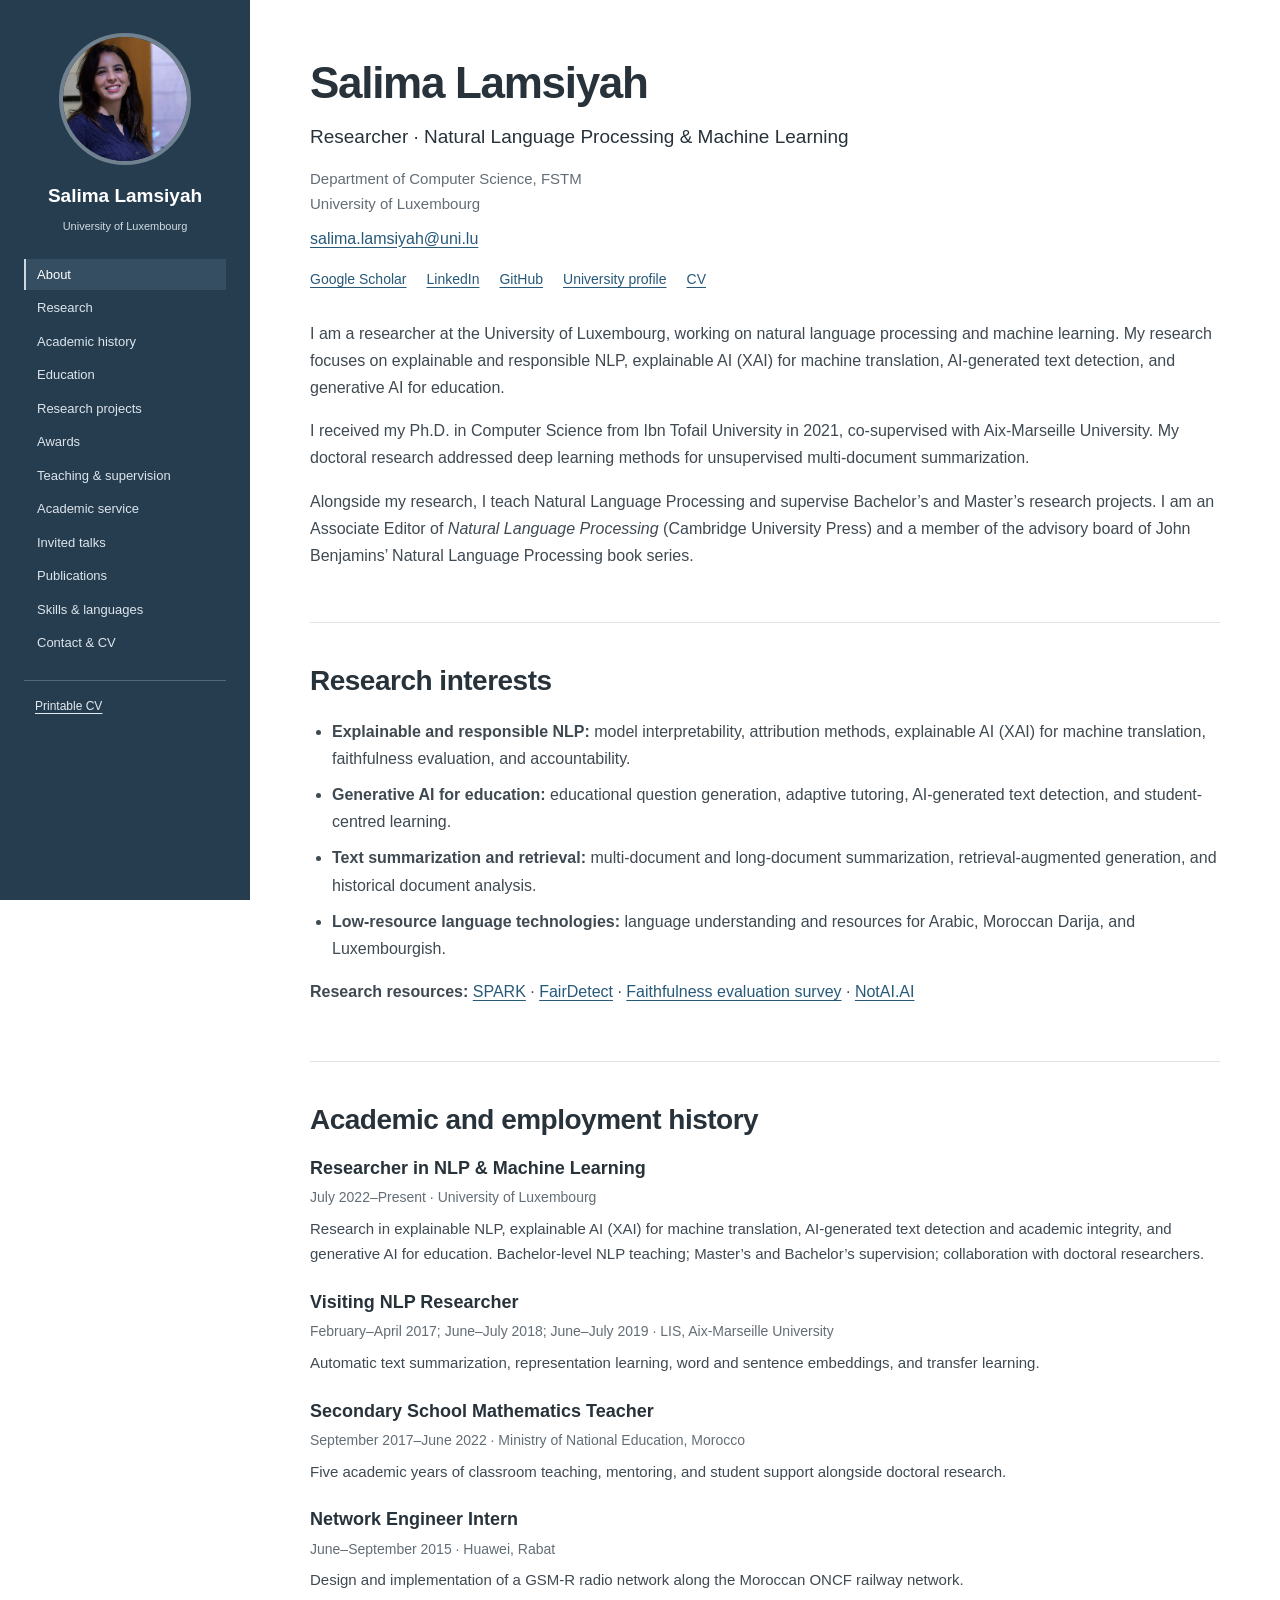
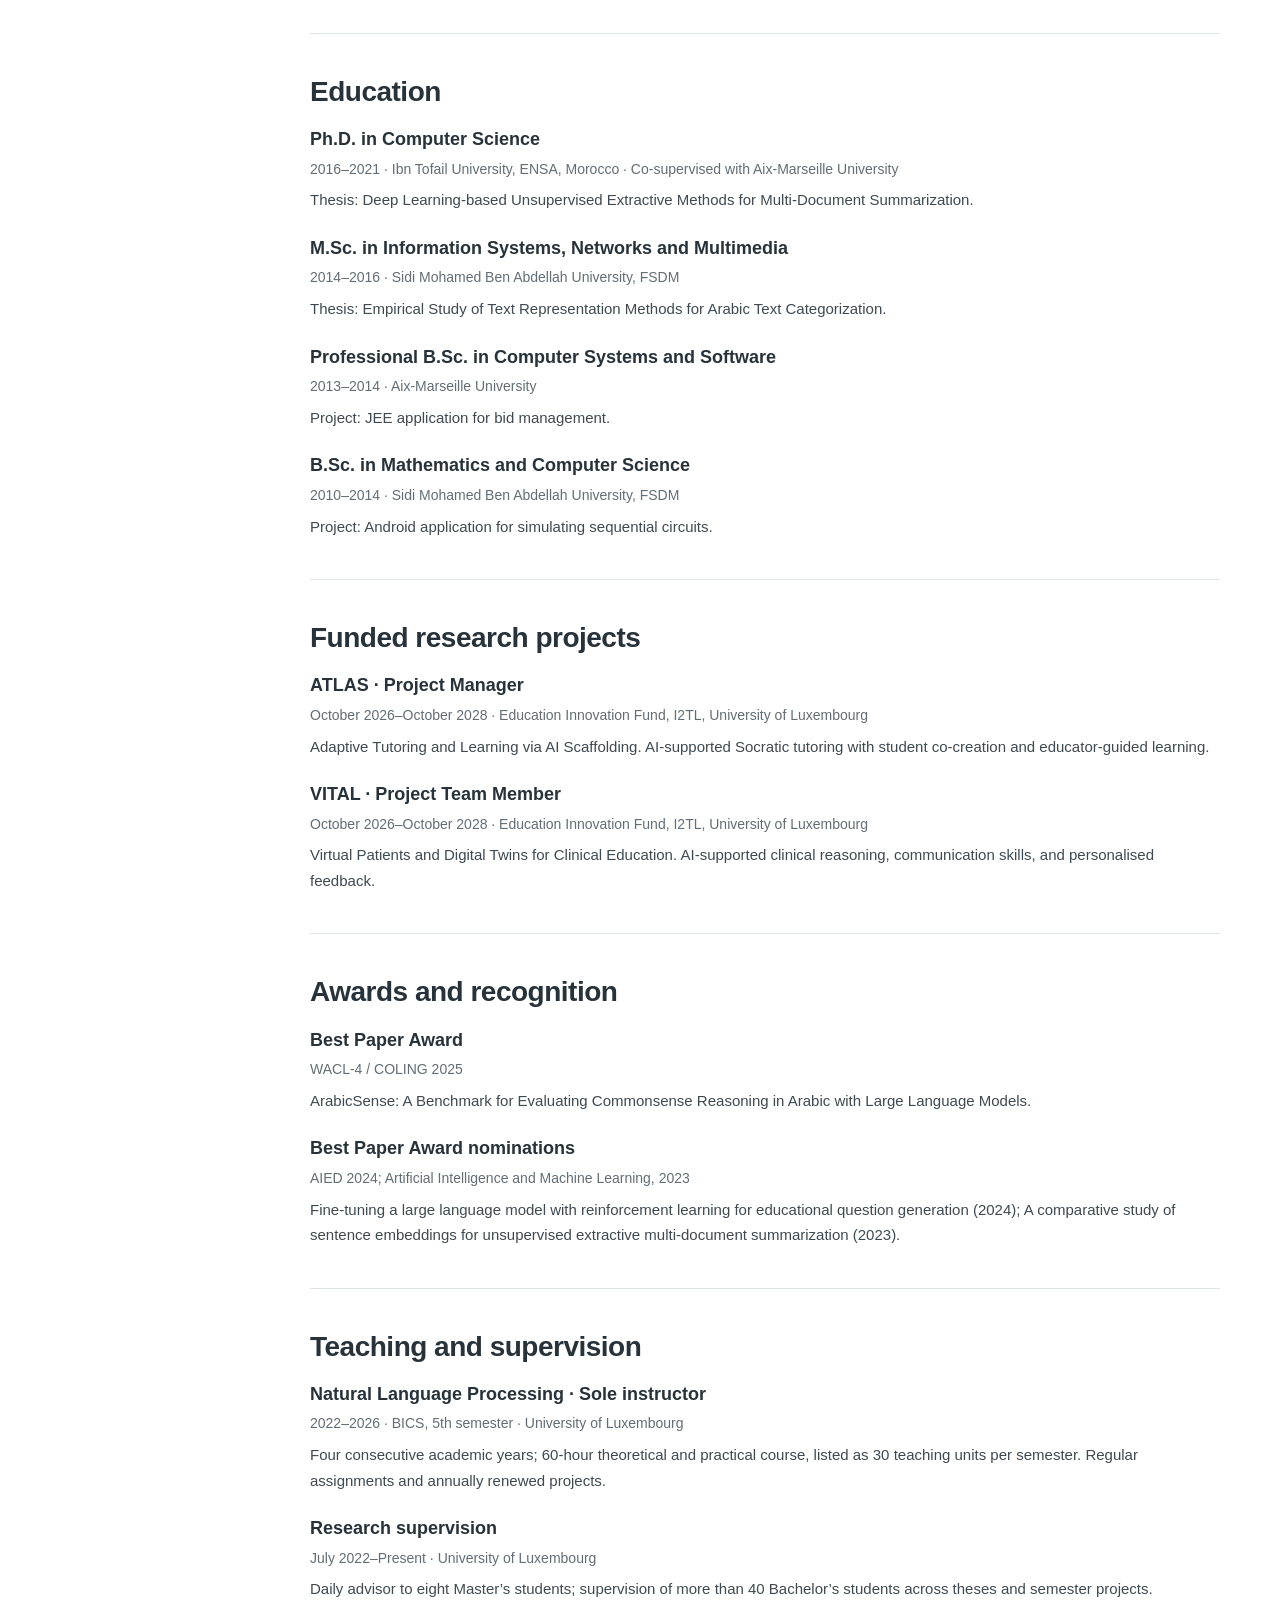
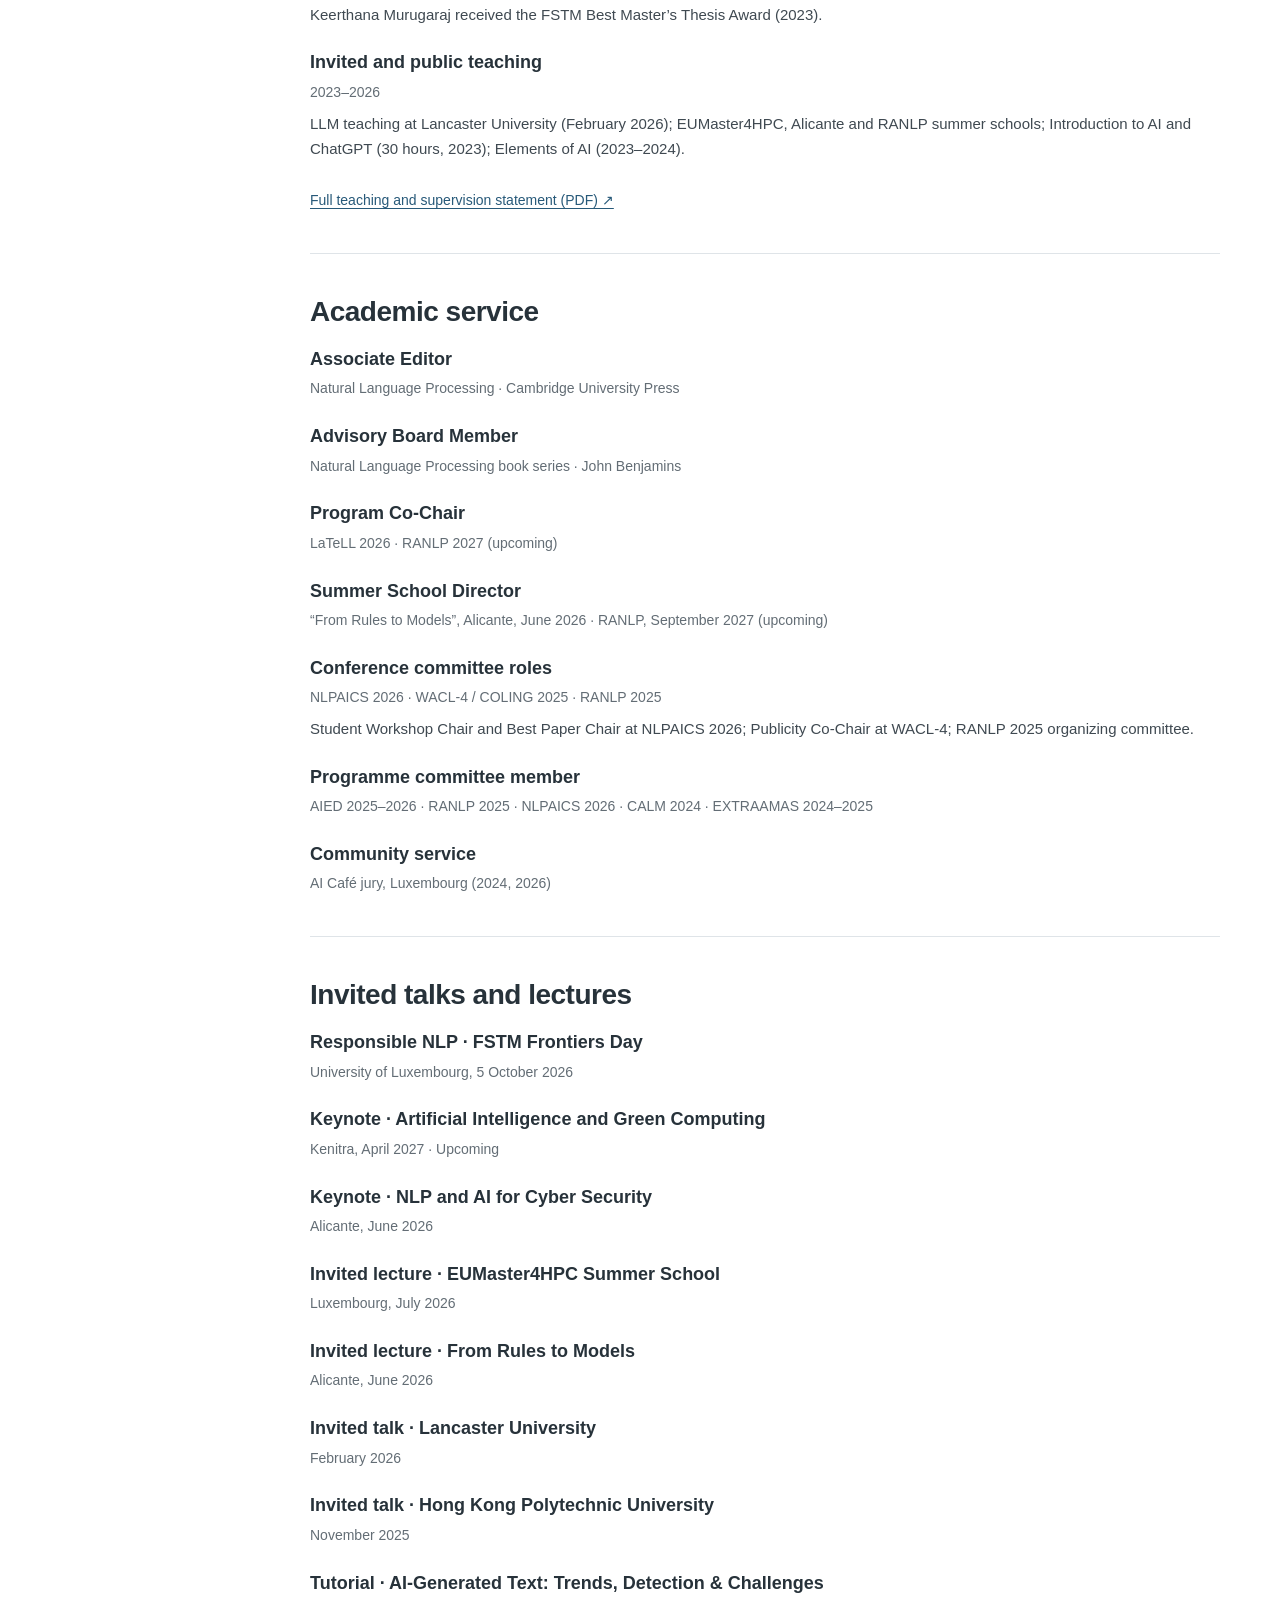
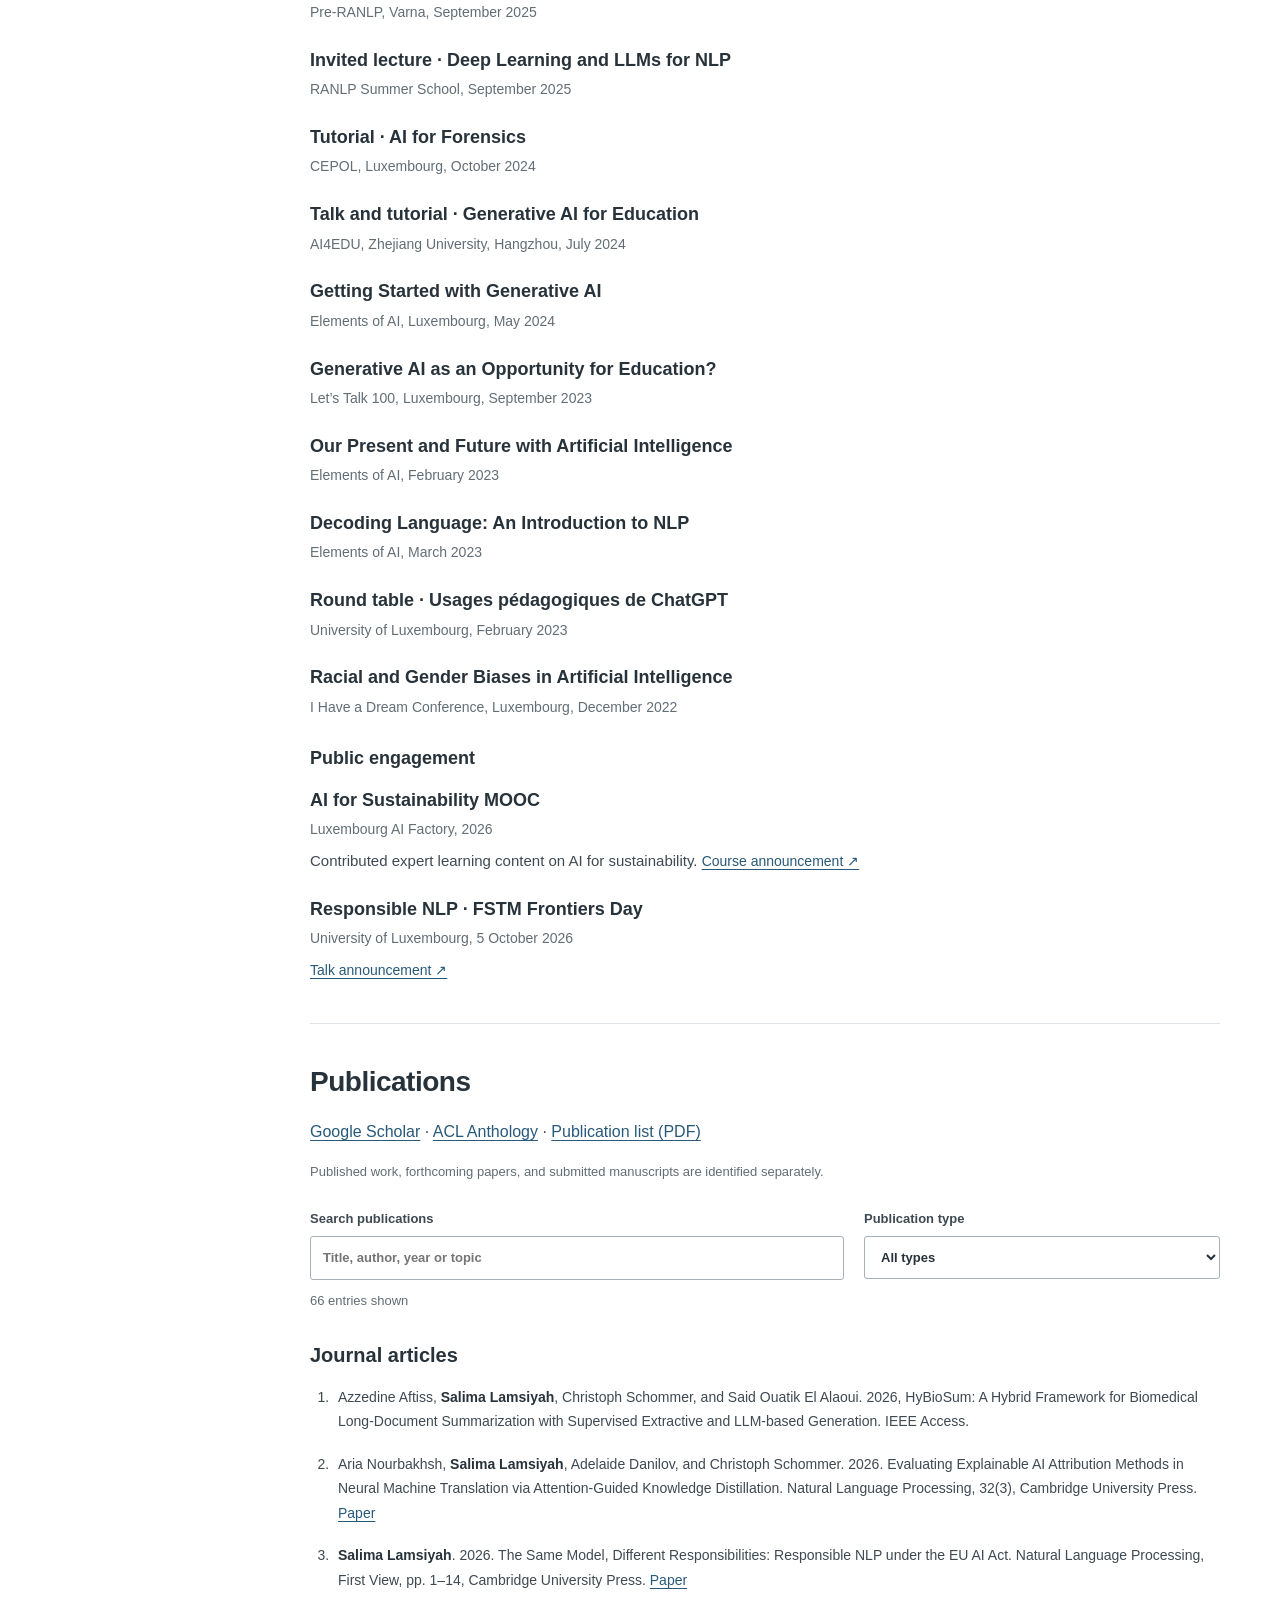
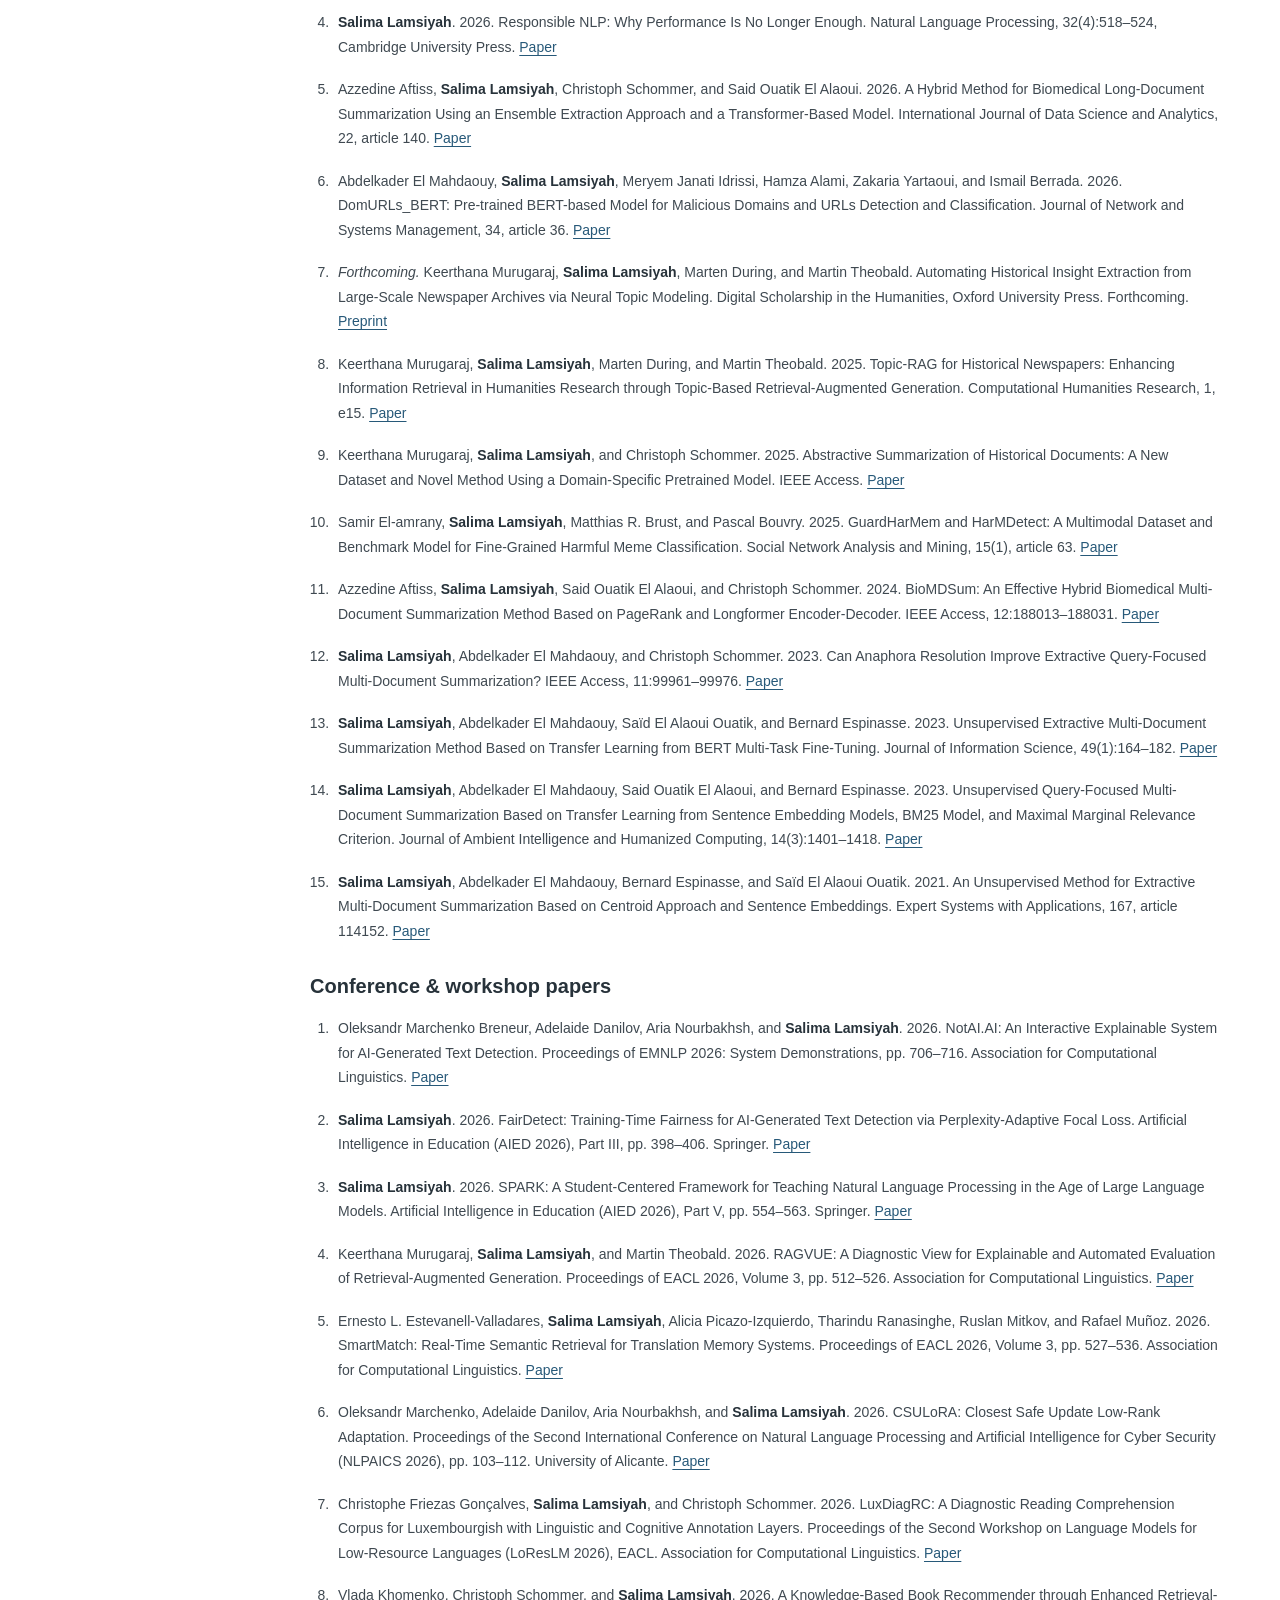
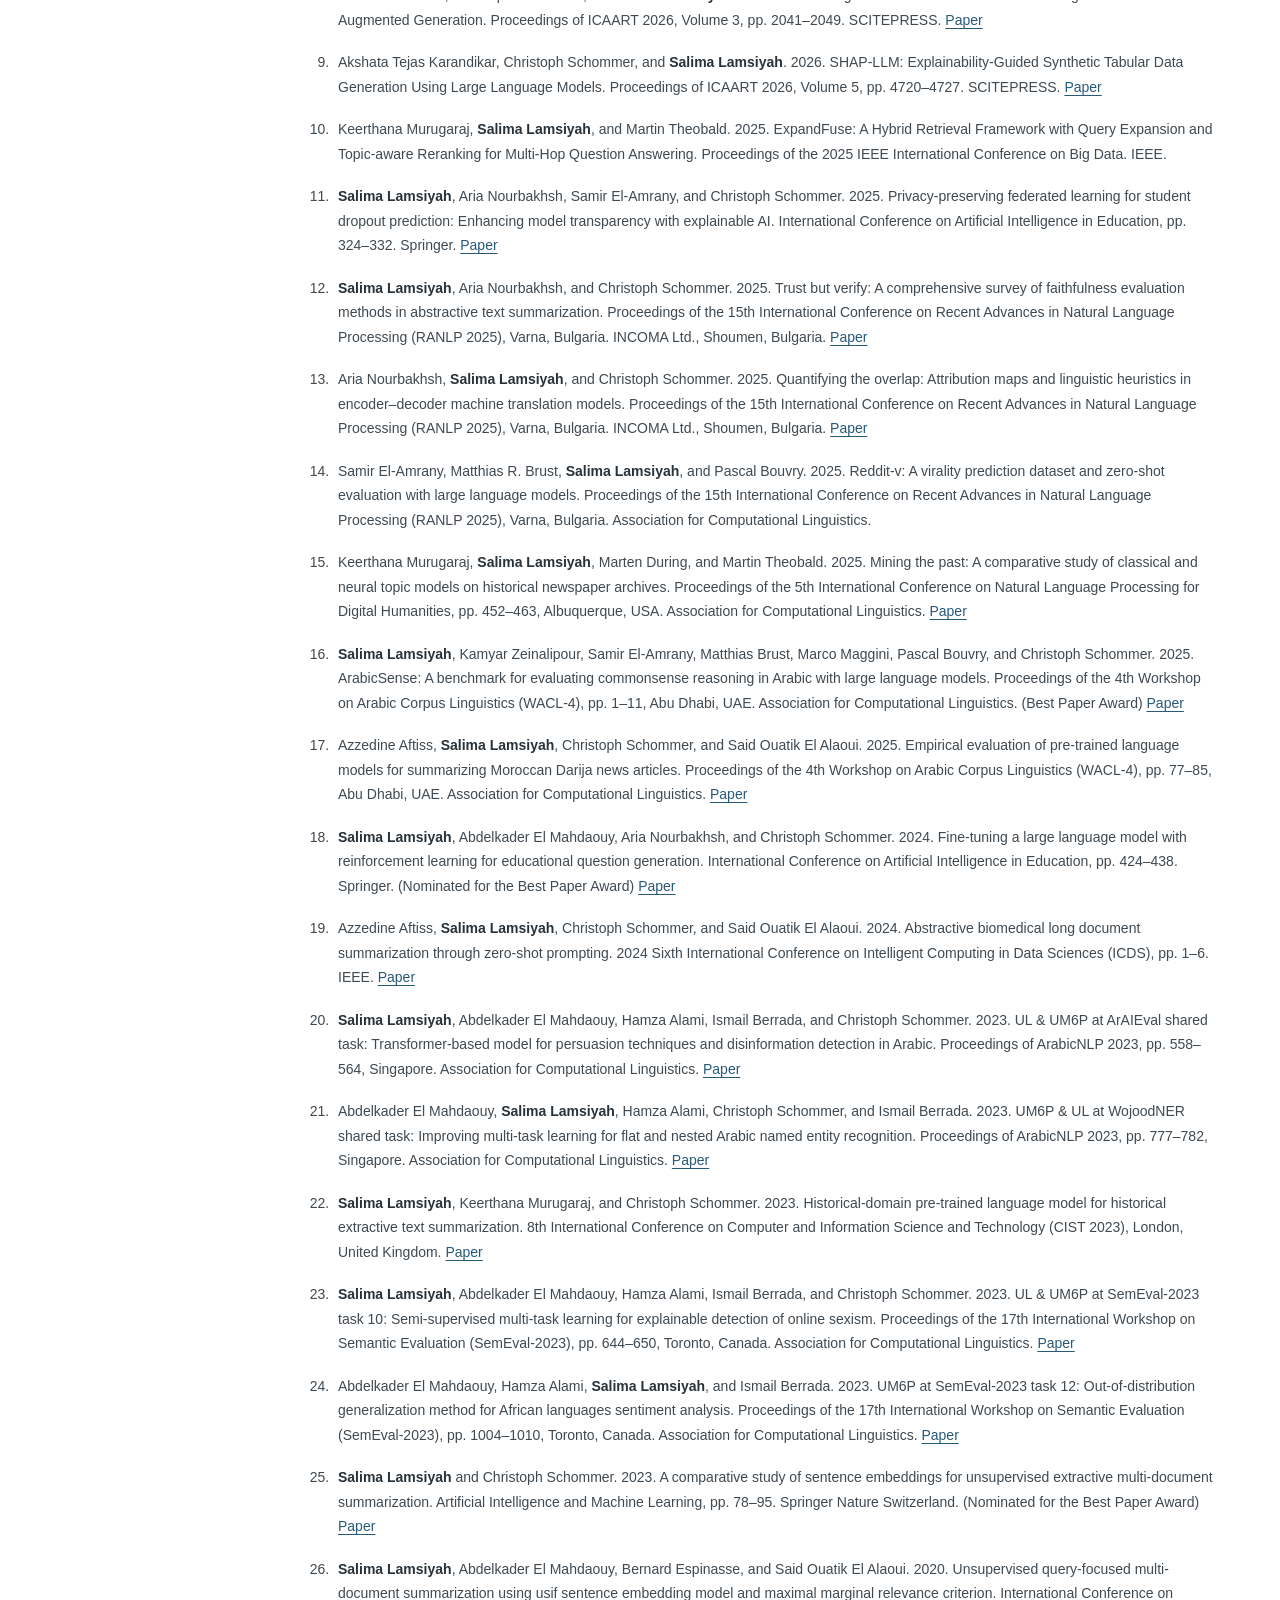
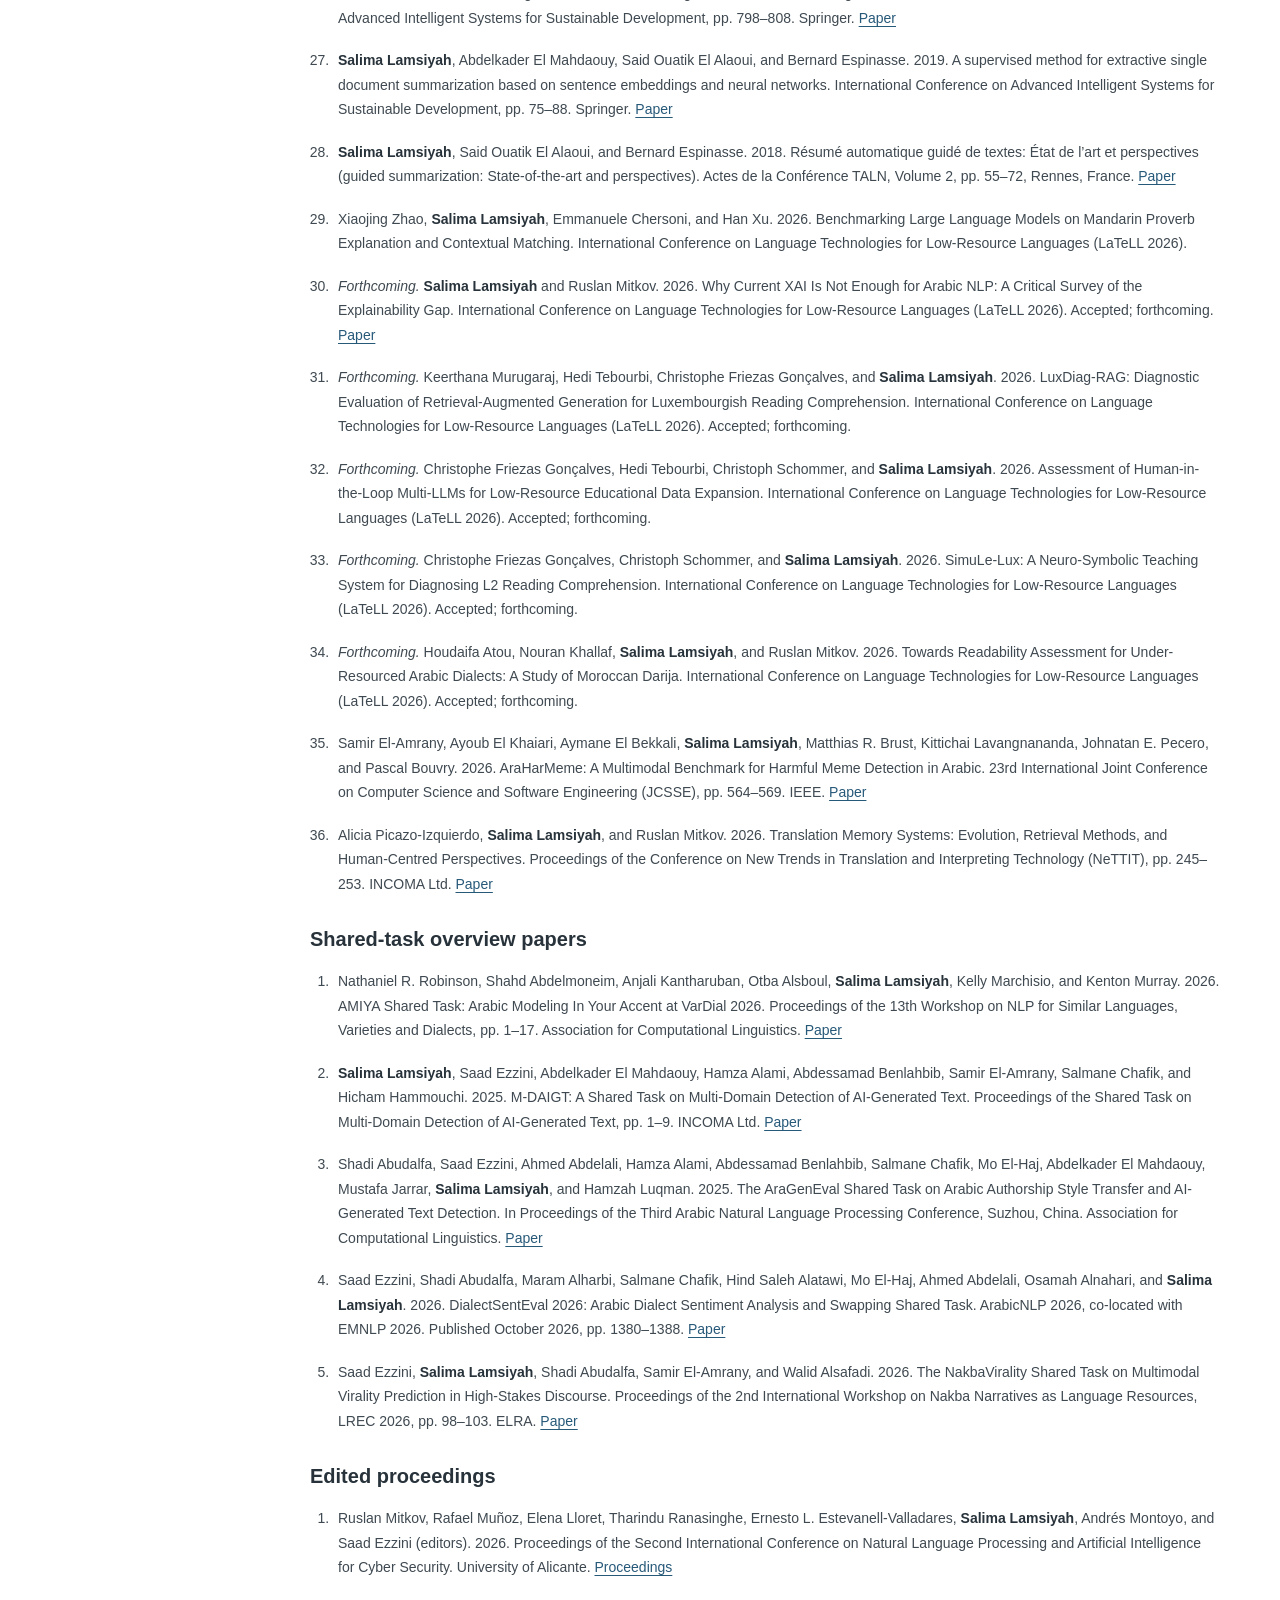
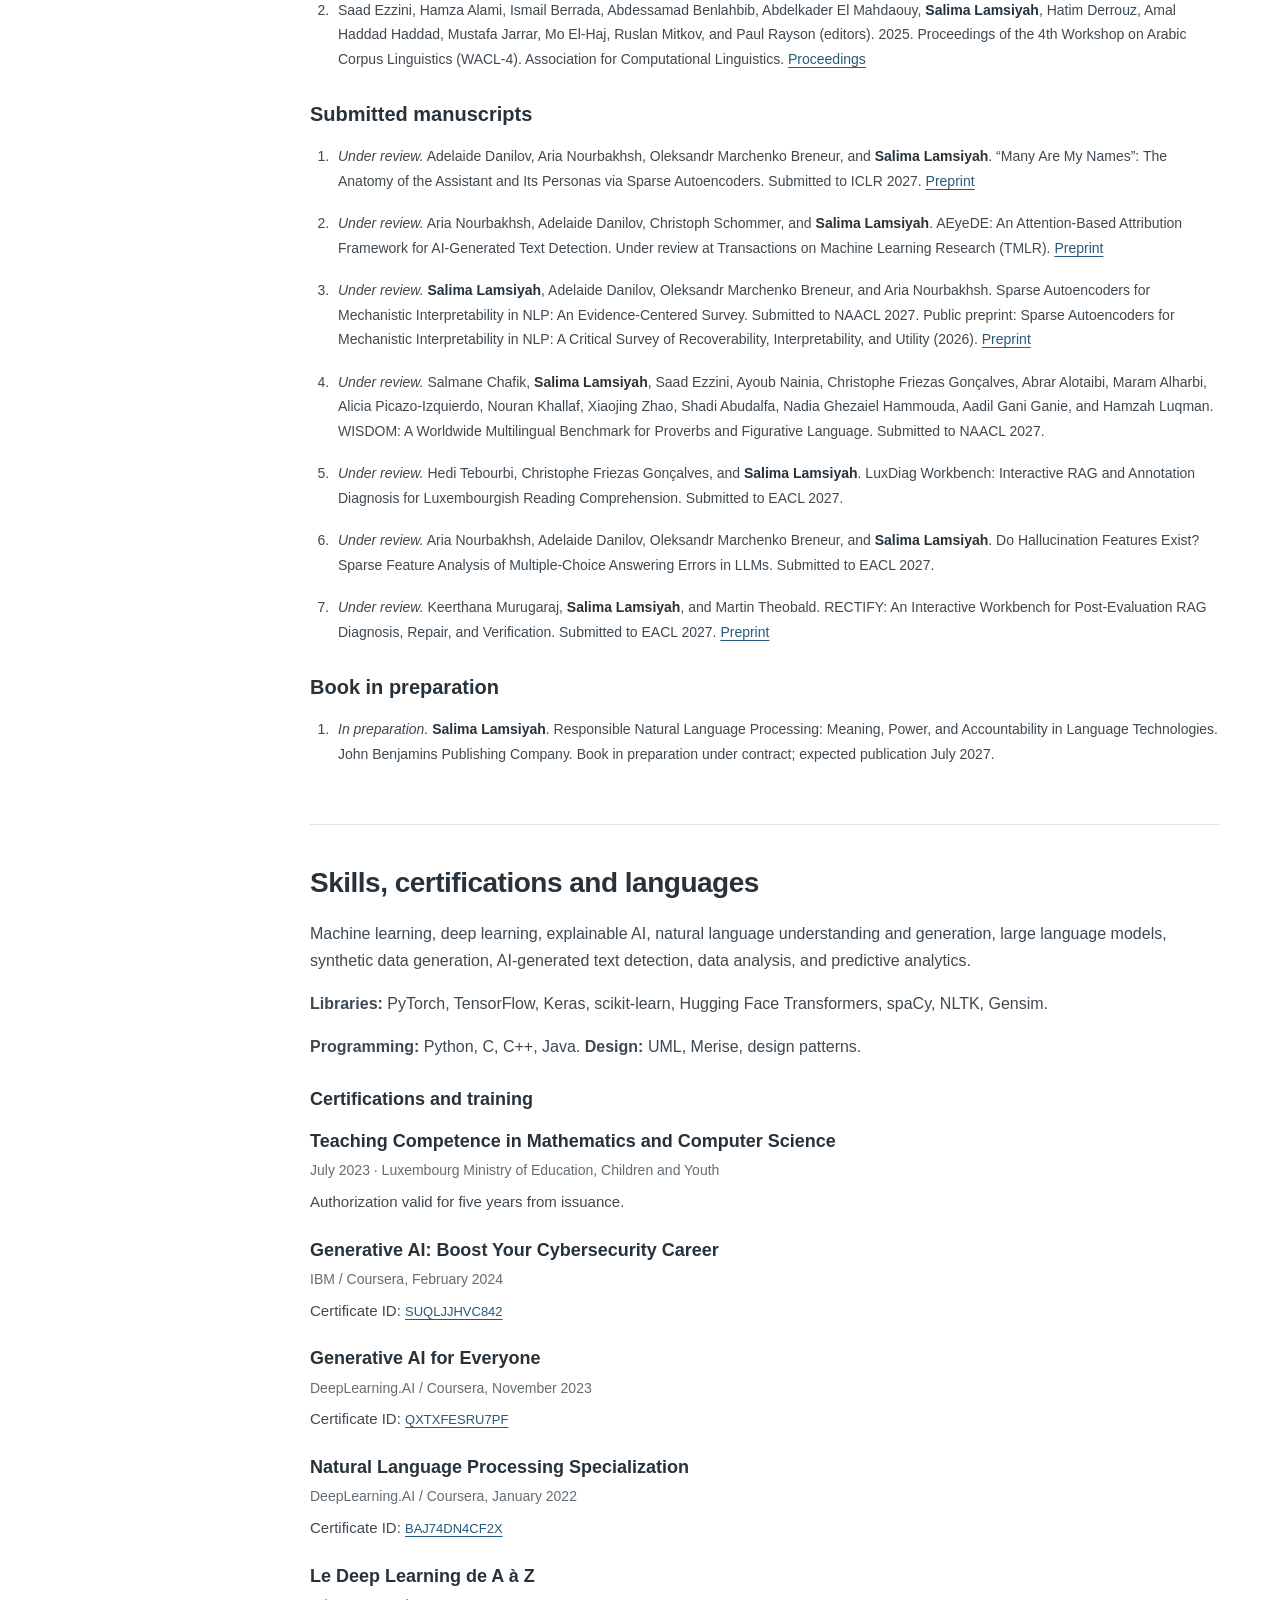
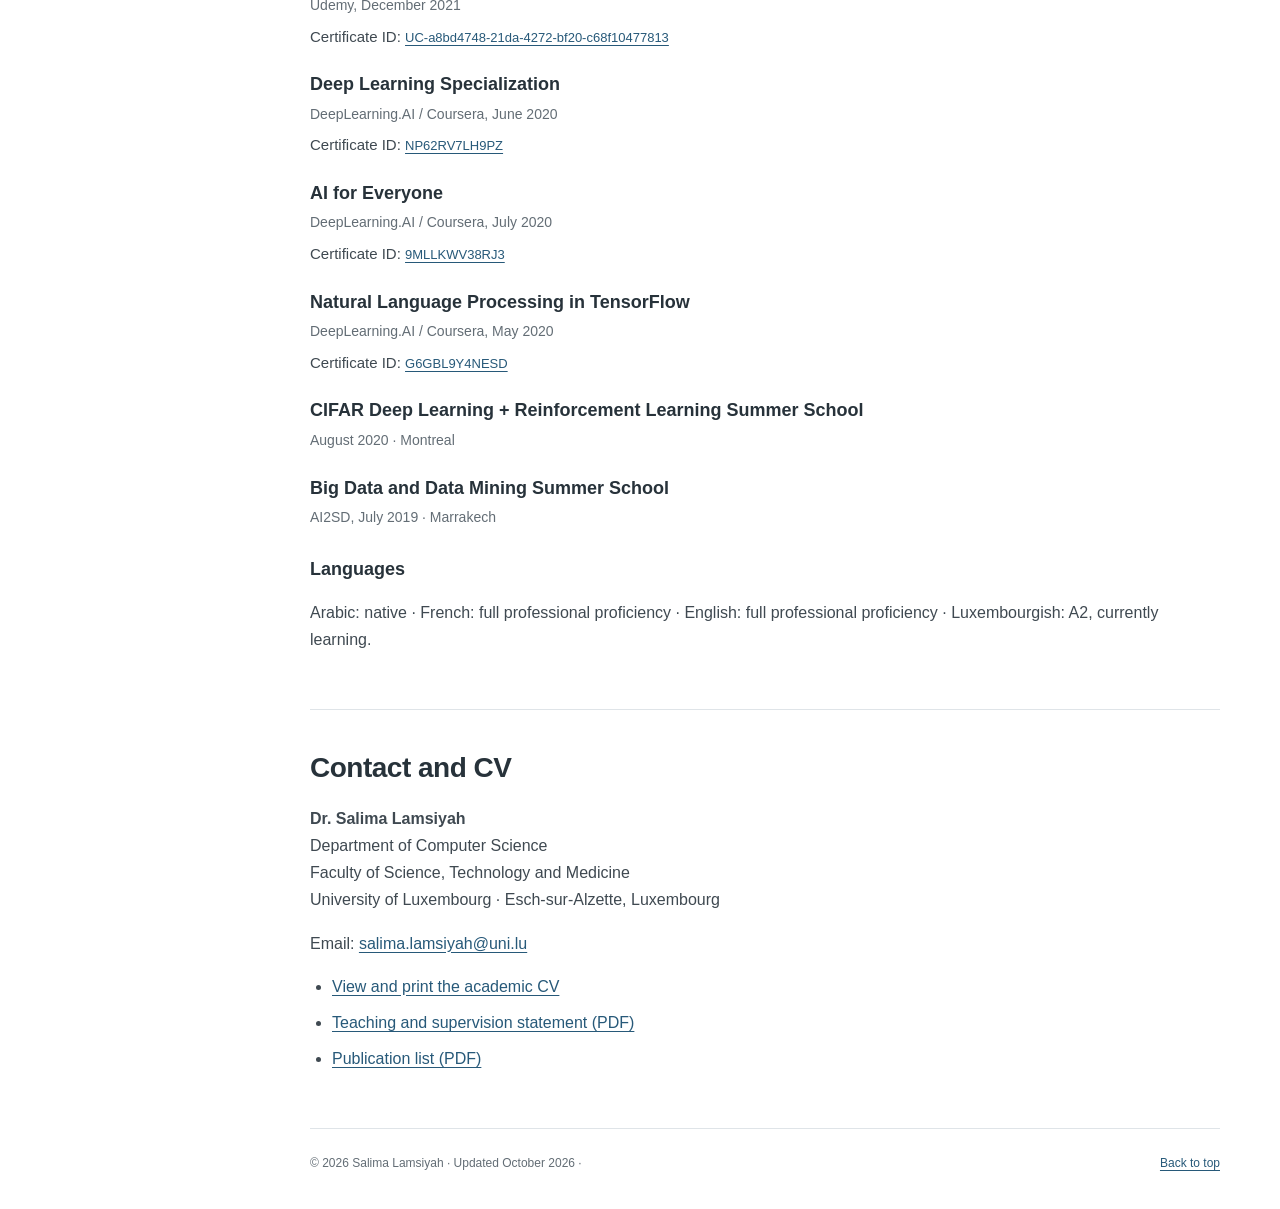
<file: index.html>
<!doctype html><html lang="en"><head><meta charset="utf-8"><meta name="viewport" content="width=device-width,initial-scale=1"><title>Salima Lamsiyah | Academic website</title><meta name="description" content="Academic website of Dr. Salima Lamsiyah, NLP and machine learning researcher at the University of Luxembourg. Research, publications, teaching and academic service."><meta name="theme-color" content="#263d50"><link rel="canonical" href="https://lamsiyah.github.io/salimalamsiyah.github.io/"><meta property="og:title" content="Salima Lamsiyah | Academic website"><meta property="og:type" content="website"><meta property="og:image" content="https://lamsiyah.github.io/salimalamsiyah.github.io/assets/salima-lamsiyah.jpg"><link rel="icon" href="assets/favicon.svg" type="image/svg+xml"><link rel="stylesheet" href="styles.css?v=3"><script src="site.js?v=2" defer></script></head><body><a class="skip" href="#main">Skip to content</a><aside class="sidebar"><a class="profile" href="index.html#about"><span class="photo"><img src="assets/salima-lamsiyah.jpg" alt="Salima Lamsiyah" width="1067" height="1600"></span><span class="sidebar-name">Salima Lamsiyah</span></a><p class="sidebar-affiliation">University of Luxembourg</p><button class="menu-toggle" aria-expanded="false" aria-controls="navigation">Sections <span aria-hidden="true">☰</span></button><nav id="navigation" aria-label="Sections"><a href="#about">About</a><a href="#research">Research</a><a href="#experience">Academic history</a><a href="#education">Education</a><a href="#projects">Research projects</a><a href="#awards">Awards</a><a href="#teaching">Teaching & supervision</a><a href="#service">Academic service</a><a href="#talks">Invited talks</a><a href="#publications">Publications</a><a href="#skills">Skills & languages</a><a href="#contact">Contact & CV</a></nav><a class="sidebar-cv" href="cv.html">Printable CV</a></aside><main id="main"><section class="academic-section intro" id="about"><h1>Salima Lamsiyah</h1><p class="position">Researcher · Natural Language Processing &amp; Machine Learning</p><p class="affiliation">Department of Computer Science, FSTM<br>University of Luxembourg</p><p><a href="mailto:salima.lamsiyah@uni.lu">salima.lamsiyah@uni.lu</a></p><p class="profile-links"><a href="https://scholar.google.com/citations?user=OawQSiAAAAAJ&hl=en">Google Scholar</a><a href="https://www.linkedin.com/in/salima-lamsiyah-9a772971/">LinkedIn</a><a href="https://github.com/lamsiyah">GitHub</a><a href="https://www.uni.lu/fstm-en/blog/people/salima-lamsiyah/">University profile</a><a href="cv.html">CV</a></p><p>I am a researcher at the University of Luxembourg, working on natural language processing and machine learning. My research focuses on explainable and responsible NLP, explainable AI (XAI) for machine translation, AI-generated text detection, and generative AI for education.</p><p>I received my Ph.D. in Computer Science from Ibn Tofail University in 2021, co-supervised with Aix-Marseille University. My doctoral research addressed deep learning methods for unsupervised multi-document summarization.</p><p>Alongside my research, I teach Natural Language Processing and supervise Bachelor’s and Master’s research projects. I am an Associate Editor of <em>Natural Language Processing</em> (Cambridge University Press) and a member of the advisory board of John Benjamins’ Natural Language Processing book series.</p></section><section class="academic-section" id="research"><h2>Research interests</h2><ul><li><strong>Explainable and responsible NLP:</strong> model interpretability, attribution methods, explainable AI (XAI) for machine translation, faithfulness evaluation, and accountability.</li><li><strong>Generative AI for education:</strong> educational question generation, adaptive tutoring, AI-generated text detection, and student-centred learning.</li><li><strong>Text summarization and retrieval:</strong> multi-document and long-document summarization, retrieval-augmented generation, and historical document analysis.</li><li><strong>Low-resource language technologies:</strong> language understanding and resources for Arabic, Moroccan Darija, and Luxembourgish.</li></ul><p><strong>Research resources:</strong> <a href="https://github.com/lamsiyah/SPARK-Framework">SPARK</a> · <a href="https://github.com/lamsiyah/FairDetect">FairDetect</a> · <a href="https://github.com/lamsiyah/faithfulness-eval-summarization">Faithfulness evaluation survey</a> · <a href="https://github.com/Oleksandr-MB/EMNLP2026DEMO_NotAI.AI">NotAI.AI</a></p></section><section class="academic-section" id="experience"><h2>Academic and employment history</h2><article class="cv-item"><h3>Researcher in NLP & Machine Learning</h3><p class="paper-meta">July 2022–Present · University of Luxembourg</p><p>Research in explainable NLP, explainable AI (XAI) for machine translation, AI-generated text detection and academic integrity, and generative AI for education. Bachelor-level NLP teaching; Master’s and Bachelor’s supervision; collaboration with doctoral researchers.</p></article><article class="cv-item"><h3>Visiting NLP Researcher</h3><p class="paper-meta">February–April 2017; June–July 2018; June–July 2019 · LIS, Aix-Marseille University</p><p>Automatic text summarization, representation learning, word and sentence embeddings, and transfer learning.</p></article><article class="cv-item"><h3>Secondary School Mathematics Teacher</h3><p class="paper-meta">September 2017–June 2022 · Ministry of National Education, Morocco</p><p>Five academic years of classroom teaching, mentoring, and student support alongside doctoral research.</p></article><article class="cv-item"><h3>Network Engineer Intern</h3><p class="paper-meta">June–September 2015 · Huawei, Rabat</p><p>Design and implementation of a GSM-R radio network along the Moroccan ONCF railway network.</p></article></section><section class="academic-section" id="education"><h2>Education</h2><article class="cv-item"><h3>Ph.D. in Computer Science</h3><p class="paper-meta">2016–2021 · Ibn Tofail University, ENSA, Morocco · Co-supervised with Aix-Marseille University</p><p>Thesis: Deep Learning-based Unsupervised Extractive Methods for Multi-Document Summarization.</p></article><article class="cv-item"><h3>M.Sc. in Information Systems, Networks and Multimedia</h3><p class="paper-meta">2014–2016 · Sidi Mohamed Ben Abdellah University, FSDM</p><p>Thesis: Empirical Study of Text Representation Methods for Arabic Text Categorization.</p></article><article class="cv-item"><h3>Professional B.Sc. in Computer Systems and Software</h3><p class="paper-meta">2013–2014 · Aix-Marseille University</p><p>Project: JEE application for bid management.</p></article><article class="cv-item"><h3>B.Sc. in Mathematics and Computer Science</h3><p class="paper-meta">2010–2014 · Sidi Mohamed Ben Abdellah University, FSDM</p><p>Project: Android application for simulating sequential circuits.</p></article></section><section class="academic-section" id="projects"><h2>Funded research projects</h2><article class="cv-item"><h3>ATLAS · Project Manager</h3><p class="paper-meta">October 2026–October 2028 · Education Innovation Fund, I2TL, University of Luxembourg</p><p>Adaptive Tutoring and Learning via AI Scaffolding. AI-supported Socratic tutoring with student co-creation and educator-guided learning.</p></article><article class="cv-item"><h3>VITAL · Project Team Member</h3><p class="paper-meta">October 2026–October 2028 · Education Innovation Fund, I2TL, University of Luxembourg</p><p>Virtual Patients and Digital Twins for Clinical Education. AI-supported clinical reasoning, communication skills, and personalised feedback.</p></article></section><section class="academic-section" id="awards"><h2>Awards and recognition</h2><article class="cv-item"><h3>Best Paper Award</h3><p class="paper-meta">WACL-4 / COLING 2025</p><p>ArabicSense: A Benchmark for Evaluating Commonsense Reasoning in Arabic with Large Language Models.</p></article><article class="cv-item"><h3>Best Paper Award nominations</h3><p class="paper-meta">AIED 2024; Artificial Intelligence and Machine Learning, 2023</p><p>Fine-tuning a large language model with reinforcement learning for educational question generation (2024); A comparative study of sentence embeddings for unsupervised extractive multi-document summarization (2023).</p></article></section><section class="academic-section" id="teaching"><h2>Teaching and supervision</h2><article class="cv-item"><h3>Natural Language Processing · Sole instructor</h3><p class="paper-meta">2022–2026 · BICS, 5th semester · University of Luxembourg</p><p>Four consecutive academic years; 60-hour theoretical and practical course, listed as 30 teaching units per semester. Regular assignments and annually renewed projects.</p></article><article class="cv-item"><h3>Research supervision</h3><p class="paper-meta">July 2022–Present · University of Luxembourg</p><p>Daily advisor to eight Master’s students; supervision of more than 40 Bachelor’s students across theses and semester projects. Keerthana Murugaraj received the FSTM Best Master’s Thesis Award (2023).</p></article><article class="cv-item"><h3>Invited and public teaching</h3><p class="paper-meta">2023–2026</p><p>LLM teaching at Lancaster University (February 2026); EUMaster4HPC, Alicante and RANLP summer schools; Introduction to AI and ChatGPT (30 hours, 2023); Elements of AI (2023–2024).</p></article><a class="text-link" href="assets/teaching.pdf">Full teaching and supervision statement (PDF) ↗</a></section><section class="academic-section" id="service"><h2>Academic service</h2><article class="cv-item"><h3>Associate Editor</h3><p class="paper-meta">Natural Language Processing · Cambridge University Press</p></article><article class="cv-item"><h3>Advisory Board Member</h3><p class="paper-meta">Natural Language Processing book series · John Benjamins</p></article><article class="cv-item"><h3>Program Co-Chair</h3><p class="paper-meta">LaTeLL 2026 · RANLP 2027 (upcoming)</p></article><article class="cv-item"><h3>Summer School Director</h3><p class="paper-meta">“From Rules to Models”, Alicante, June 2026 · RANLP, September 2027 (upcoming)</p></article><article class="cv-item"><h3>Conference committee roles</h3><p class="paper-meta">NLPAICS 2026 · WACL-4 / COLING 2025 · RANLP 2025</p><p>Student Workshop Chair and Best Paper Chair at NLPAICS 2026; Publicity Co-Chair at WACL-4; RANLP 2025 organizing committee.</p></article><article class="cv-item"><h3>Programme committee member</h3><p class="paper-meta">AIED 2025–2026 · RANLP 2025 · NLPAICS 2026 · CALM 2024 · EXTRAAMAS 2024–2025</p></article><article class="cv-item"><h3>Community service</h3><p class="paper-meta">AI Café jury, Luxembourg (2024, 2026)</p></article></section><section class="academic-section" id="talks"><h2>Invited talks and lectures</h2><article class="cv-item"><h3>Responsible NLP · FSTM Frontiers Day</h3><p class="paper-meta">University of Luxembourg, 5 October 2026</p></article><article class="cv-item"><h3>Keynote · Artificial Intelligence and Green Computing</h3><p class="paper-meta">Kenitra, April 2027 · Upcoming</p></article><article class="cv-item"><h3>Keynote · NLP and AI for Cyber Security</h3><p class="paper-meta">Alicante, June 2026</p></article><article class="cv-item"><h3>Invited lecture · EUMaster4HPC Summer School</h3><p class="paper-meta">Luxembourg, July 2026</p></article><article class="cv-item"><h3>Invited lecture · From Rules to Models</h3><p class="paper-meta">Alicante, June 2026</p></article><article class="cv-item"><h3>Invited talk · Lancaster University</h3><p class="paper-meta">February 2026</p></article><article class="cv-item"><h3>Invited talk · Hong Kong Polytechnic University</h3><p class="paper-meta">November 2025</p></article><article class="cv-item"><h3>Tutorial · AI-Generated Text: Trends, Detection & Challenges</h3><p class="paper-meta">Pre-RANLP, Varna, September 2025</p></article><article class="cv-item"><h3>Invited lecture · Deep Learning and LLMs for NLP</h3><p class="paper-meta">RANLP Summer School, September 2025</p></article><article class="cv-item"><h3>Tutorial · AI for Forensics</h3><p class="paper-meta">CEPOL, Luxembourg, October 2024</p></article><article class="cv-item"><h3>Talk and tutorial · Generative AI for Education</h3><p class="paper-meta">AI4EDU, Zhejiang University, Hangzhou, July 2024</p></article><article class="cv-item"><h3>Getting Started with Generative AI</h3><p class="paper-meta">Elements of AI, Luxembourg, May 2024</p></article><article class="cv-item"><h3>Generative AI as an Opportunity for Education?</h3><p class="paper-meta">Let’s Talk 100, Luxembourg, September 2023</p></article><article class="cv-item"><h3>Our Present and Future with Artificial Intelligence</h3><p class="paper-meta">Elements of AI, February 2023</p></article><article class="cv-item"><h3>Decoding Language: An Introduction to NLP</h3><p class="paper-meta">Elements of AI, March 2023</p></article><article class="cv-item"><h3>Round table · Usages pédagogiques de ChatGPT</h3><p class="paper-meta">University of Luxembourg, February 2023</p></article><article class="cv-item"><h3>Racial and Gender Biases in Artificial Intelligence</h3><p class="paper-meta">I Have a Dream Conference, Luxembourg, December 2022</p></article><h3 class="subheading">Public engagement</h3><article class="cv-item"><h3>AI for Sustainability MOOC</h3><p class="paper-meta">Luxembourg AI Factory, 2026</p><p>Contributed expert learning content on AI for sustainability. <a class="text-link" href="https://www.linkedin.com/feed/update/urn:li:ugcPost:7513586176486875137/">Course announcement ↗</a></p></article><article class="cv-item"><h3>Responsible NLP · FSTM Frontiers Day</h3><p class="paper-meta">University of Luxembourg, 5 October 2026</p><p><a class="text-link" href="https://www.linkedin.com/feed/update/urn:li:activity:7519778865804812288/">Talk announcement ↗</a></p></article></section><section class="academic-section" id="publications"><h2>Publications</h2><p><a href="https://scholar.google.com/citations?user=OawQSiAAAAAJ&hl=en">Google Scholar</a> · <a href="https://aclanthology.org/people/salima-lamsiyah/">ACL Anthology</a> · <a href="assets/publications.pdf?v=3">Publication list (PDF)</a></p><p class="note">Published work, forthcoming papers, and submitted manuscripts are identified separately.</p><div class="publication-tools"><label>Search publications<input id="pub-search" type="search" placeholder="Title, author, year or topic"></label><label>Publication type<select id="pub-category"><option value="all">All types</option><option value="journal">Journal articles</option><option value="conference">Conference & workshop papers</option><option value="shared">Shared-task overview papers</option><option value="edited">Edited proceedings</option><option value="submitted">Submitted manuscripts</option><option value="book">Book in preparation</option></select></label></div><p id="result-count" class="note" aria-live="polite">66 entries</p><p id="no-results" hidden>No matching publications. Try another search or choose all types.</p><section class="pub-group" data-group="journal"><h3>Journal articles</h3><ol class="publication-list"><li class="pub-item" data-category="journal" data-status="Published"><p>Azzedine Aftiss, <strong>Salima Lamsiyah</strong>, Christoph Schommer, and Said Ouatik El Alaoui. 2026, HyBioSum: A Hybrid Framework for Biomedical Long-Document Summarization with Supervised Extractive and LLM-based Generation. IEEE Access. </p></li><li class="pub-item" data-category="journal" data-status="Published"><p>Aria Nourbakhsh, <strong>Salima Lamsiyah</strong>, Adelaide Danilov, and Christoph Schommer. 2026. Evaluating Explainable AI Attribution Methods in Neural Machine Translation via Attention-Guided Knowledge Distillation. Natural Language Processing, 32(3), Cambridge University Press. <a href="https://doi.org/10.1017/nlp.2026.10028">Paper</a></p></li><li class="pub-item" data-category="journal" data-status="Published"><p><strong>Salima Lamsiyah</strong>.  2026. The Same Model, Different Responsibilities: Responsible NLP under the EU AI Act. Natural Language Processing, First View, pp. 1–14, Cambridge University Press. <a href="https://doi.org/10.1017/nlp.2026.10036">Paper</a></p></li><li class="pub-item" data-category="journal" data-status="Published"><p><strong>Salima Lamsiyah</strong>.  2026. Responsible NLP: Why Performance Is No Longer Enough. Natural Language Processing, 32(4):518–524, Cambridge University Press. <a href="https://doi.org/10.1017/nlp.2026.10030">Paper</a></p></li><li class="pub-item" data-category="journal" data-status="Published"><p>Azzedine Aftiss, <strong>Salima Lamsiyah</strong>, Christoph Schommer, and Said Ouatik El Alaoui. 2026. A Hybrid Method for Biomedical Long-Document Summarization Using an Ensemble Extraction Approach and a Transformer-Based Model. International Journal of Data Science and Analytics, 22, article 140. <a href="https://doi.org/10.1007/s41060-026-01119-4">Paper</a></p></li><li class="pub-item" data-category="journal" data-status="Published"><p>Abdelkader El Mahdaouy, <strong>Salima Lamsiyah</strong>, Meryem Janati Idrissi, Hamza Alami, Zakaria Yartaoui, and Ismail Berrada. 2026. DomURLs_BERT: Pre-trained BERT-based Model for Malicious Domains and URLs Detection and Classification. Journal of Network and Systems Management, 34, article 36. <a href="https://doi.org/10.1007/s10922-025-10010-9">Paper</a></p></li><li class="pub-item" data-category="journal" data-status="Forthcoming"><p><span class="pub-status">Forthcoming.</span> Keerthana Murugaraj, <strong>Salima Lamsiyah</strong>, Marten During, and Martin Theobald. Automating Historical Insight Extraction from Large-Scale Newspaper Archives via Neural Topic Modeling. Digital Scholarship in the Humanities, Oxford University Press. Forthcoming. <a href="https://arxiv.org/abs/2512.11635">Preprint</a></p></li><li class="pub-item" data-category="journal" data-status="Published"><p>Keerthana Murugaraj, <strong>Salima Lamsiyah</strong>, Marten During, and Martin Theobald. 2025. Topic-RAG for Historical Newspapers: Enhancing Information Retrieval in Humanities Research through Topic-Based Retrieval-Augmented Generation. Computational Humanities Research, 1, e15. <a href="https://doi.org/10.1017/chr.2025.10018">Paper</a></p></li><li class="pub-item" data-category="journal" data-status="Published"><p>Keerthana Murugaraj, <strong>Salima Lamsiyah</strong>, and Christoph Schommer. 2025. Abstractive Summarization of Historical Documents: A New Dataset and Novel Method Using a Domain-Specific Pretrained Model. IEEE Access. <a href="https://ieeexplore.ieee.org/abstract/document/10838535">Paper</a></p></li><li class="pub-item" data-category="journal" data-status="Published"><p>Samir El-amrany, <strong>Salima Lamsiyah</strong>, Matthias R. Brust, and Pascal Bouvry. 2025. GuardHarMem and HarMDetect: A Multimodal Dataset and Benchmark Model for Fine-Grained Harmful Meme Classification. Social Network Analysis and Mining, 15(1), article 63. <a href="https://doi.org/10.1007/s13278-025-01475-2">Paper</a></p></li><li class="pub-item" data-category="journal" data-status="Published"><p>Azzedine Aftiss, <strong>Salima Lamsiyah</strong>, Said Ouatik El Alaoui, and Christoph Schommer. 2024. BioMDSum: An Effective Hybrid Biomedical Multi-Document Summarization Method Based on PageRank and Longformer Encoder-Decoder. IEEE Access, 12:188013–188031. <a href="https://ieeexplore.ieee.org/abstract/document/10788713">Paper</a></p></li><li class="pub-item" data-category="journal" data-status="Published"><p><strong>Salima Lamsiyah</strong>, Abdelkader El Mahdaouy, and Christoph Schommer. 2023. Can Anaphora Resolution Improve Extractive Query-Focused Multi-Document Summarization? IEEE Access, 11:99961–99976. <a href="https://ieeexplore.ieee.org/abstract/document/10247528">Paper</a></p></li><li class="pub-item" data-category="journal" data-status="Published"><p><strong>Salima Lamsiyah</strong>, Abdelkader El Mahdaouy, Saïd El Alaoui Ouatik, and Bernard Espinasse. 2023. Unsupervised Extractive Multi-Document Summarization Method Based on Transfer Learning from BERT Multi-Task Fine-Tuning. Journal of Information Science, 49(1):164–182. <a href="https://doi.org/10.1177/0165551521990616">Paper</a></p></li><li class="pub-item" data-category="journal" data-status="Published"><p><strong>Salima Lamsiyah</strong>, Abdelkader El Mahdaouy, Said Ouatik El Alaoui, and Bernard Espinasse. 2023. Unsupervised Query-Focused Multi-Document Summarization Based on Transfer Learning from Sentence Embedding Models, BM25 Model, and Maximal Marginal Relevance Criterion. Journal of Ambient Intelligence and Humanized Computing, 14(3):1401–1418. <a href="https://doi.org/10.1007/s12652-021-03165-1">Paper</a></p></li><li class="pub-item" data-category="journal" data-status="Published"><p><strong>Salima Lamsiyah</strong>, Abdelkader El Mahdaouy, Bernard Espinasse, and Saïd El Alaoui Ouatik. 2021. An Unsupervised Method for Extractive Multi-Document Summarization Based on Centroid Approach and Sentence Embeddings. Expert Systems with Applications, 167, article 114152. <a href="https://www.sciencedirect.com/science/article/pii/S0957417420308952">Paper</a></p></li></ol></section><section class="pub-group" data-group="conference"><h3>Conference & workshop papers</h3><ol class="publication-list"><li class="pub-item" data-category="conference" data-status="Published"><p>Oleksandr Marchenko Breneur, Adelaide Danilov, Aria Nourbakhsh, and <strong>Salima Lamsiyah</strong>. 2026. NotAI.AI: An Interactive Explainable System for AI-Generated Text Detection. Proceedings of EMNLP 2026: System Demonstrations, pp. 706–716. Association for Computational Linguistics. <a href="https://aclanthology.org/2026.emnlp-demos.67/">Paper</a></p></li><li class="pub-item" data-category="conference" data-status="Published"><p><strong>Salima Lamsiyah</strong>.  2026. FairDetect: Training-Time Fairness for AI-Generated Text Detection via Perplexity-Adaptive Focal Loss. Artificial Intelligence in Education (AIED 2026), Part III, pp. 398–406. Springer. <a href="https://doi.org/10.1007/978-3-032-29760-0_44">Paper</a></p></li><li class="pub-item" data-category="conference" data-status="Published"><p><strong>Salima Lamsiyah</strong>.  2026. SPARK: A Student-Centered Framework for Teaching Natural Language Processing in the Age of Large Language Models. Artificial Intelligence in Education (AIED 2026), Part V, pp. 554–563. Springer. <a href="https://doi.org/10.1007/978-3-032-29770-9_60">Paper</a></p></li><li class="pub-item" data-category="conference" data-status="Published"><p>Keerthana Murugaraj, <strong>Salima Lamsiyah</strong>, and Martin Theobald. 2026. RAGVUE: A Diagnostic View for Explainable and Automated Evaluation of Retrieval-Augmented Generation. Proceedings of EACL 2026, Volume 3, pp. 512–526. Association for Computational Linguistics. <a href="https://aclanthology.org/2026.eacl-demo.35/">Paper</a></p></li><li class="pub-item" data-category="conference" data-status="Published"><p>Ernesto L. Estevanell-Valladares, <strong>Salima Lamsiyah</strong>, Alicia Picazo-Izquierdo, Tharindu Ranasinghe, Ruslan Mitkov, and Rafael Muñoz. 2026. SmartMatch: Real-Time Semantic Retrieval for Translation Memory Systems. Proceedings of EACL 2026, Volume 3, pp. 527–536. Association for Computational Linguistics. <a href="https://aclanthology.org/2026.eacl-demo.36/">Paper</a></p></li><li class="pub-item" data-category="conference" data-status="Published"><p>Oleksandr Marchenko, Adelaide Danilov, Aria Nourbakhsh, and <strong>Salima Lamsiyah</strong>.  2026. CSULoRA: Closest Safe Update Low-Rank Adaptation. Proceedings of the Second International Conference on Natural Language Processing and Artificial Intelligence for Cyber Security (NLPAICS 2026), pp. 103–112. University of Alicante. <a href="https://aclanthology.org/2026.nlpaics-1.11/">Paper</a></p></li><li class="pub-item" data-category="conference" data-status="Published"><p>Christophe Friezas Gonçalves, <strong>Salima Lamsiyah</strong>, and Christoph Schommer. 2026. LuxDiagRC: A Diagnostic Reading Comprehension Corpus for Luxembourgish with Linguistic and Cognitive Annotation Layers. Proceedings of the Second Workshop on Language Models for Low-Resource Languages (LoResLM 2026), EACL. Association for Computational Linguistics. <a href="https://aclanthology.org/2026.loreslm-1.46/">Paper</a></p></li><li class="pub-item" data-category="conference" data-status="Published"><p>Vlada Khomenko, Christoph Schommer, and <strong>Salima Lamsiyah</strong>.  2026. A Knowledge-Based Book Recommender through Enhanced Retrieval-Augmented Generation. Proceedings of ICAART 2026, Volume 3, pp. 2041–2049. SCITEPRESS. <a href="https://doi.org/10.5220/0014480000004052">Paper</a></p></li><li class="pub-item" data-category="conference" data-status="Published"><p>Akshata Tejas Karandikar, Christoph Schommer, and <strong>Salima Lamsiyah</strong>.  2026. SHAP-LLM: Explainability-Guided Synthetic Tabular Data Generation Using Large Language Models. Proceedings of ICAART 2026, Volume 5, pp. 4720–4727. SCITEPRESS. <a href="https://doi.org/10.5220/0014485700004052">Paper</a></p></li><li class="pub-item" data-category="conference" data-status="Published"><p>Keerthana Murugaraj, <strong>Salima Lamsiyah</strong>, and Martin Theobald. 2025. ExpandFuse: A Hybrid Retrieval Framework with Query Expansion and Topic-aware Reranking for Multi-Hop Question Answering. Proceedings of the 2025 IEEE International Conference on Big Data. IEEE. </p></li><li class="pub-item" data-category="conference" data-status="Published"><p><strong>Salima Lamsiyah</strong>, Aria Nourbakhsh, Samir El-Amrany, and Christoph Schommer. 2025. Privacy-preserving federated learning for student dropout prediction: Enhancing model transparency with explainable AI. International Conference on Artificial Intelligence in Education, pp. 324–332. Springer. <a href="https://link.springer.com/chapter/10.1007/978-3-031-98465-5_41">Paper</a></p></li><li class="pub-item" data-category="conference" data-status="Published"><p><strong>Salima Lamsiyah</strong>, Aria Nourbakhsh, and Christoph Schommer. 2025. Trust but verify: A comprehensive survey of faithfulness evaluation methods in abstractive text summarization. Proceedings of the 15th International Conference on Recent Advances in Natural Language Processing (RANLP 2025), Varna, Bulgaria. INCOMA Ltd., Shoumen, Bulgaria. <a href="https://aclanthology.org/2025.ranlp-1.74/">Paper</a></p></li><li class="pub-item" data-category="conference" data-status="Published"><p>Aria Nourbakhsh, <strong>Salima Lamsiyah</strong>, and Christoph Schommer. 2025. Quantifying the overlap: Attribution maps and linguistic heuristics in encoder–decoder machine translation models. Proceedings of the 15th International Conference on Recent Advances in Natural Language Processing (RANLP 2025), Varna, Bulgaria. INCOMA Ltd., Shoumen, Bulgaria. <a href="https://aclanthology.org/2025.ranlp-1.94/">Paper</a></p></li><li class="pub-item" data-category="conference" data-status="Published"><p>Samir El-Amrany, Matthias R. Brust, <strong>Salima Lamsiyah</strong>, and Pascal Bouvry. 2025. Reddit-v: A virality prediction dataset and zero-shot evaluation with large language models. Proceedings of the 15th International Conference on Recent Advances in Natural Language Processing (RANLP 2025), Varna, Bulgaria. Association for Computational Linguistics. </p></li><li class="pub-item" data-category="conference" data-status="Published"><p>Keerthana Murugaraj, <strong>Salima Lamsiyah</strong>, Marten During, and Martin Theobald. 2025. Mining the past: A comparative study of classical and neural topic models on historical newspaper archives. Proceedings of the 5th International Conference on Natural Language Processing for Digital Humanities, pp. 452–463, Albuquerque, USA. Association for Computational Linguistics. <a href="https://aclanthology.org/2025.nlp4dh-1.39/">Paper</a></p></li><li class="pub-item" data-category="conference" data-status="Published"><p><strong>Salima Lamsiyah</strong>, Kamyar Zeinalipour, Samir El-Amrany, Matthias Brust, Marco Maggini, Pascal Bouvry, and Christoph Schommer. 2025. ArabicSense: A benchmark for evaluating commonsense reasoning in Arabic with large language models. Proceedings of the 4th Workshop on Arabic Corpus Linguistics (WACL-4), pp. 1–11, Abu Dhabi, UAE. Association for Computational Linguistics. (Best Paper Award) <a href="https://aclanthology.org/2025.wacl-1.1.pdf">Paper</a></p></li><li class="pub-item" data-category="conference" data-status="Published"><p>Azzedine Aftiss, <strong>Salima Lamsiyah</strong>, Christoph Schommer, and Said Ouatik El Alaoui. 2025. Empirical evaluation of pre-trained language models for summarizing Moroccan Darija news articles. Proceedings of the 4th Workshop on Arabic Corpus Linguistics (WACL-4), pp. 77–85, Abu Dhabi, UAE. Association for Computational Linguistics. <a href="https://aclanthology.org/2025.wacl-1.9.pdf">Paper</a></p></li><li class="pub-item" data-category="conference" data-status="Published"><p><strong>Salima Lamsiyah</strong>, Abdelkader El Mahdaouy, Aria Nourbakhsh, and Christoph Schommer. 2024. Fine-tuning a large language model with reinforcement learning for educational question generation. International Conference on Artificial Intelligence in Education, pp. 424–438. Springer. (Nominated for the Best Paper Award) <a href="https://link.springer.com/chapter/10.1007/978-3-031-64302-6_30">Paper</a></p></li><li class="pub-item" data-category="conference" data-status="Published"><p>Azzedine Aftiss, <strong>Salima Lamsiyah</strong>, Christoph Schommer, and Said Ouatik El Alaoui. 2024. Abstractive biomedical long document summarization through zero-shot prompting. 2024 Sixth International Conference on Intelligent Computing in Data Sciences (ICDS), pp. 1–6. IEEE. <a href="https://ieeexplore.ieee.org/abstract/document/10756301">Paper</a></p></li><li class="pub-item" data-category="conference" data-status="Published"><p><strong>Salima Lamsiyah</strong>, Abdelkader El Mahdaouy, Hamza Alami, Ismail Berrada, and Christoph Schommer. 2023. UL &amp; UM6P at ArAIEval shared task: Transformer-based model for persuasion techniques and disinformation detection in Arabic. Proceedings of ArabicNLP 2023, pp. 558–564, Singapore. Association for Computational Linguistics. <a href="https://aclanthology.org/2023.arabicnlp-1.55.pdf">Paper</a></p></li><li class="pub-item" data-category="conference" data-status="Published"><p>Abdelkader El Mahdaouy, <strong>Salima Lamsiyah</strong>, Hamza Alami, Christoph Schommer, and Ismail Berrada. 2023. UM6P &amp; UL at WojoodNER shared task: Improving multi-task learning for flat and nested Arabic named entity recognition. Proceedings of ArabicNLP 2023, pp. 777–782, Singapore. Association for Computational Linguistics. <a href="https://aclanthology.org/2023.arabicnlp-1.87.pdf">Paper</a></p></li><li class="pub-item" data-category="conference" data-status="Published"><p><strong>Salima Lamsiyah</strong>, Keerthana Murugaraj, and Christoph Schommer. 2023. Historical-domain pre-trained language model for historical extractive text summarization. 8th International Conference on Computer and Information Science and Technology (CIST 2023), London, United Kingdom. <a href="https://avestia.com/EECSS2023_Proceedings/files/paper/CIST/CIST_152.pdf">Paper</a></p></li><li class="pub-item" data-category="conference" data-status="Published"><p><strong>Salima Lamsiyah</strong>, Abdelkader El Mahdaouy, Hamza Alami, Ismail Berrada, and Christoph Schommer. 2023. UL &amp; UM6P at SemEval-2023 task 10: Semi-supervised multi-task learning for explainable detection of online sexism. Proceedings of the 17th International Workshop on Semantic Evaluation (SemEval-2023), pp. 644–650, Toronto, Canada. Association for Computational Linguistics. <a href="https://aclanthology.org/2023.semeval-1.88.pdf">Paper</a></p></li><li class="pub-item" data-category="conference" data-status="Published"><p>Abdelkader El Mahdaouy, Hamza Alami, <strong>Salima Lamsiyah</strong>, and Ismail Berrada. 2023. UM6P at SemEval-2023 task 12: Out-of-distribution generalization method for African languages sentiment analysis. Proceedings of the 17th International Workshop on Semantic Evaluation (SemEval-2023), pp. 1004–1010, Toronto, Canada. Association for Computational Linguistics. <a href="https://aclanthology.org/2023.semeval-1.138.pdf">Paper</a></p></li><li class="pub-item" data-category="conference" data-status="Published"><p><strong>Salima Lamsiyah</strong> and Christoph Schommer. 2023. A comparative study of sentence embeddings for unsupervised extractive multi-document summarization. Artificial Intelligence and Machine Learning, pp. 78–95. Springer Nature Switzerland. (Nominated for the Best Paper Award) <a href="https://link.springer.com/chapter/10.1007/978-3-031-39144-6_6">Paper</a></p></li><li class="pub-item" data-category="conference" data-status="Published"><p><strong>Salima Lamsiyah</strong>, Abdelkader El Mahdaouy, Bernard Espinasse, and Said Ouatik El Alaoui. 2020. Unsupervised query-focused multi-document summarization using usif sentence embedding model and maximal marginal relevance criterion. International Conference on Advanced Intelligent Systems for Sustainable Development, pp. 798–808. Springer. <a href="https://link.springer.com/chapter/10.1007/978-3-030-90639-9_66">Paper</a></p></li><li class="pub-item" data-category="conference" data-status="Published"><p><strong>Salima Lamsiyah</strong>, Abdelkader El Mahdaouy, Said Ouatik El Alaoui, and Bernard Espinasse. 2019. A supervised method for extractive single document summarization based on sentence embeddings and neural networks. International Conference on Advanced Intelligent Systems for Sustainable Development, pp. 75–88. Springer. <a href="https://link.springer.com/chapter/10.1007/978-3-030-36674-2_8">Paper</a></p></li><li class="pub-item" data-category="conference" data-status="Published"><p><strong>Salima Lamsiyah</strong>, Said Ouatik El Alaoui, and Bernard Espinasse. 2018. Résumé automatique guidé de textes: État de l’art et perspectives (guided summarization: State-of-the-art and perspectives). Actes de la Conférence TALN, Volume 2, pp. 55–72, Rennes, France. <a href="https://aclanthology.org/2018.jeptalnrecital-recital.5.pdf">Paper</a></p></li><li class="pub-item" data-category="conference" data-status="Published"><p>Xiaojing Zhao, <strong>Salima Lamsiyah</strong>, Emmanuele Chersoni, and Han Xu. 2026. Benchmarking Large Language Models on Mandarin Proverb Explanation and Contextual Matching. International Conference on Language Technologies for Low-Resource Languages (LaTeLL 2026). </p></li><li class="pub-item" data-category="conference" data-status="Forthcoming"><p><span class="pub-status">Forthcoming.</span> <strong>Salima Lamsiyah</strong> and Ruslan Mitkov. 2026. Why Current XAI Is Not Enough for Arabic NLP: A Critical Survey of the Explainability Gap. International Conference on Language Technologies for Low-Resource Languages (LaTeLL 2026). Accepted; forthcoming. <a href="https://arxiv.org/abs/2608.26144">Paper</a></p></li><li class="pub-item" data-category="conference" data-status="Forthcoming"><p><span class="pub-status">Forthcoming.</span> Keerthana Murugaraj, Hedi Tebourbi, Christophe Friezas Gonçalves, and <strong>Salima Lamsiyah</strong>.  2026. LuxDiag-RAG: Diagnostic Evaluation of Retrieval-Augmented Generation for Luxembourgish Reading Comprehension. International Conference on Language Technologies for Low-Resource Languages (LaTeLL 2026). Accepted; forthcoming. </p></li><li class="pub-item" data-category="conference" data-status="Forthcoming"><p><span class="pub-status">Forthcoming.</span> Christophe Friezas Gonçalves, Hedi Tebourbi, Christoph Schommer, and <strong>Salima Lamsiyah</strong>.  2026. Assessment of Human-in-the-Loop Multi-LLMs for Low-Resource Educational Data Expansion. International Conference on Language Technologies for Low-Resource Languages (LaTeLL 2026). Accepted; forthcoming. </p></li><li class="pub-item" data-category="conference" data-status="Forthcoming"><p><span class="pub-status">Forthcoming.</span> Christophe Friezas Gonçalves, Christoph Schommer, and <strong>Salima Lamsiyah</strong>.  2026. SimuLe-Lux: A Neuro-Symbolic Teaching System for Diagnosing L2 Reading Comprehension. International Conference on Language Technologies for Low-Resource Languages (LaTeLL 2026). Accepted; forthcoming. </p></li><li class="pub-item" data-category="conference" data-status="Forthcoming"><p><span class="pub-status">Forthcoming.</span> Houdaifa Atou, Nouran Khallaf, <strong>Salima Lamsiyah</strong>, and Ruslan Mitkov. 2026. Towards Readability Assessment for Under-Resourced Arabic Dialects: A Study of Moroccan Darija. International Conference on Language Technologies for Low-Resource Languages (LaTeLL 2026). Accepted; forthcoming. </p></li><li class="pub-item" data-category="conference" data-status="Published"><p>Samir El-Amrany, Ayoub El Khaiari, Aymane El Bekkali, <strong>Salima Lamsiyah</strong>, Matthias R. Brust, Kittichai Lavangnananda, Johnatan E. Pecero, and Pascal Bouvry. 2026. AraHarMeme: A Multimodal Benchmark for Harmful Meme Detection in Arabic. 23rd International Joint Conference on Computer Science and Software Engineering (JCSSE), pp. 564–569. IEEE. <a href="https://doi.org/10.1109/JCSSE68839.2026.11597005">Paper</a></p></li><li class="pub-item" data-category="conference" data-status="Published"><p>Alicia Picazo-Izquierdo, <strong>Salima Lamsiyah</strong>, and Ruslan Mitkov. 2026. Translation Memory Systems: Evolution, Retrieval Methods, and Human-Centred Perspectives. Proceedings of the Conference on New Trends in Translation and Interpreting Technology (NeTTIT), pp. 245–253. INCOMA Ltd. <a href="https://acl-bg.org/proceedings/2026/NeTTIT%202026/program.html">Paper</a></p></li></ol></section><section class="pub-group" data-group="shared"><h3>Shared-task overview papers</h3><ol class="publication-list"><li class="pub-item" data-category="shared" data-status="Published"><p>Nathaniel R. Robinson, Shahd Abdelmoneim, Anjali Kantharuban, Otba Alsboul, <strong>Salima Lamsiyah</strong>, Kelly Marchisio, and Kenton Murray. 2026. AMIYA Shared Task: Arabic Modeling In Your Accent at VarDial 2026. Proceedings of the 13th Workshop on NLP for Similar Languages, Varieties and Dialects, pp. 1–17. Association for Computational Linguistics. <a href="https://aclanthology.org/2026.vardial-1.1/">Paper</a></p></li><li class="pub-item" data-category="shared" data-status="Published"><p><strong>Salima Lamsiyah</strong>, Saad Ezzini, Abdelkader El Mahdaouy, Hamza Alami, Abdessamad Benlahbib, Samir El-Amrany, Salmane Chafik, and Hicham Hammouchi. 2025. M-DAIGT: A Shared Task on Multi-Domain Detection of AI-Generated Text. Proceedings of the Shared Task on Multi-Domain Detection of AI-Generated Text, pp. 1–9. INCOMA Ltd. <a href="https://aclanthology.org/2025.ranlp-mdaigt.1/">Paper</a></p></li><li class="pub-item" data-category="shared" data-status="Published"><p>Shadi Abudalfa, Saad Ezzini, Ahmed Abdelali, Hamza Alami, Abdessamad Benlahbib, Salmane Chafik, Mo El-Haj, Abdelkader El Mahdaouy, Mustafa Jarrar, <strong>Salima Lamsiyah</strong>, and Hamzah Luqman. 2025. The AraGenEval Shared Task on Arabic Authorship Style Transfer and AI-Generated Text Detection. In Proceedings of the Third Arabic Natural Language Processing Conference, Suzhou, China. Association for Computational Linguistics. <a href="https://aclanthology.org/2025.arabicnlp-sharedtasks.1/">Paper</a></p></li><li class="pub-item" data-category="shared" data-status="Published"><p>Saad Ezzini, Shadi Abudalfa, Maram Alharbi, Salmane Chafik, Hind Saleh Alatawi, Mo El-Haj, Ahmed Abdelali, Osamah Alnahari, and <strong>Salima Lamsiyah</strong>.  2026. DialectSentEval 2026: Arabic Dialect Sentiment Analysis and Swapping Shared Task. ArabicNLP 2026, co-located with EMNLP 2026. Published October 2026, pp. 1380–1388. <a href="https://aclanthology.org/2026.arabicnlp-sharedtasks.172/">Paper</a></p></li><li class="pub-item" data-category="shared" data-status="Published"><p>Saad Ezzini, <strong>Salima Lamsiyah</strong>, Shadi Abudalfa, Samir El-Amrany, and Walid Alsafadi. 2026. The NakbaVirality Shared Task on Multimodal Virality Prediction in High-Stakes Discourse. Proceedings of the 2nd International Workshop on Nakba Narratives as Language Resources, LREC 2026, pp. 98–103. ELRA. <a href="https://doi.org/10.63317/3qkodh8922a6">Paper</a></p></li></ol></section><section class="pub-group" data-group="edited"><h3>Edited proceedings</h3><ol class="publication-list"><li class="pub-item" data-category="edited" data-status="Published"><p>Ruslan Mitkov, Rafael Muñoz, Elena Lloret, Tharindu Ranasinghe, Ernesto L. Estevanell-Valladares, <strong>Salima Lamsiyah</strong>, Andrés Montoyo, and Saad Ezzini (editors). 2026. Proceedings of the Second International Conference on Natural Language Processing and Artificial Intelligence for Cyber Security. University of Alicante. <a href="https://aclanthology.org/2026.nlpaics-1.0/">Proceedings</a></p></li><li class="pub-item" data-category="edited" data-status="Published"><p>Saad Ezzini, Hamza Alami, Ismail Berrada, Abdessamad Benlahbib, Abdelkader El Mahdaouy, <strong>Salima Lamsiyah</strong>, Hatim Derrouz, Amal Haddad Haddad, Mustafa Jarrar, Mo El-Haj, Ruslan Mitkov, and Paul Rayson (editors). 2025. Proceedings of the 4th Workshop on Arabic Corpus Linguistics (WACL-4). Association for Computational Linguistics. <a href="https://aclanthology.org/2025.wacl-1.0/">Proceedings</a></p></li></ol></section><section class="pub-group" data-group="submitted"><h3>Submitted manuscripts</h3><ol class="publication-list"><li class="pub-item" data-category="submitted" data-status="Under review"><p><span class="pub-status">Under review.</span> Adelaide Danilov, Aria Nourbakhsh, Oleksandr Marchenko Breneur, and <strong>Salima Lamsiyah</strong>.  “Many Are My Names”: The Anatomy of the Assistant and Its Personas via Sparse Autoencoders. Submitted to ICLR 2027. <a href="https://arxiv.org/abs/2608.07852">Preprint</a></p></li><li class="pub-item" data-category="submitted" data-status="Under review"><p><span class="pub-status">Under review.</span> Aria Nourbakhsh, Adelaide Danilov, Christoph Schommer, and <strong>Salima Lamsiyah</strong>.  AEyeDE: An Attention-Based Attribution Framework for AI-Generated Text Detection. Under review at Transactions on Machine Learning Research (TMLR). <a href="https://arxiv.org/abs/2606.00016">Preprint</a></p></li><li class="pub-item" data-category="submitted" data-status="Under review"><p><span class="pub-status">Under review.</span> <strong>Salima Lamsiyah</strong>, Adelaide Danilov, Oleksandr Marchenko Breneur, and Aria Nourbakhsh. Sparse Autoencoders for Mechanistic Interpretability in NLP: An Evidence-Centered Survey. Submitted to NAACL 2027. Public preprint: Sparse Autoencoders for Mechanistic Interpretability in NLP: A Critical Survey of Recoverability, Interpretability, and Utility (2026). <a href="https://arxiv.org/abs/2610.20139">Preprint</a></p></li><li class="pub-item" data-category="submitted" data-status="Under review"><p><span class="pub-status">Under review.</span> Salmane Chafik, <strong>Salima Lamsiyah</strong>, Saad Ezzini, Ayoub Nainia, Christophe Friezas Gonçalves, Abrar Alotaibi, Maram Alharbi, Alicia Picazo-Izquierdo, Nouran Khallaf, Xiaojing Zhao, Shadi Abudalfa, Nadia Ghezaiel Hammouda, Aadil Gani Ganie, and Hamzah Luqman. WISDOM: A Worldwide Multilingual Benchmark for Proverbs and Figurative Language. Submitted to NAACL 2027. </p></li><li class="pub-item" data-category="submitted" data-status="Under review"><p><span class="pub-status">Under review.</span> Hedi Tebourbi, Christophe Friezas Gonçalves, and <strong>Salima Lamsiyah</strong>.  LuxDiag Workbench: Interactive RAG and Annotation Diagnosis for Luxembourgish Reading Comprehension. Submitted to EACL 2027. </p></li><li class="pub-item" data-category="submitted" data-status="Under review"><p><span class="pub-status">Under review.</span> Aria Nourbakhsh, Adelaide Danilov, Oleksandr Marchenko Breneur, and <strong>Salima Lamsiyah</strong>.  Do Hallucination Features Exist? Sparse Feature Analysis of Multiple-Choice Answering Errors in LLMs. Submitted to EACL 2027. </p></li><li class="pub-item" data-category="submitted" data-status="Under review"><p><span class="pub-status">Under review.</span> Keerthana Murugaraj, <strong>Salima Lamsiyah</strong>, and Martin Theobald. RECTIFY: An Interactive Workbench for Post-Evaluation RAG Diagnosis, Repair, and Verification. Submitted to EACL 2027. <a href="https://arxiv.org/abs/2609.16764">Preprint</a></p></li></ol></section><section class="pub-group" data-group="book"><h3>Book in preparation</h3><ol class="publication-list"><li class="pub-item" data-category="book" data-status="In preparation"><p><span class="pub-status">In preparation.</span> <strong>Salima Lamsiyah</strong>.  Responsible Natural Language Processing: Meaning, Power, and Accountability in Language Technologies. John Benjamins Publishing Company. Book in preparation under contract; expected publication July 2027. </p></li></ol></section></section><section class="academic-section" id="skills"><h2>Skills, certifications and languages</h2><p>Machine learning, deep learning, explainable AI, natural language understanding and generation, large language models, synthetic data generation, AI-generated text detection, data analysis, and predictive analytics.</p><p><strong>Libraries:</strong> PyTorch, TensorFlow, Keras, scikit-learn, Hugging Face Transformers, spaCy, NLTK, Gensim.</p><p><strong>Programming:</strong> Python, C, C++, Java. <strong>Design:</strong> UML, Merise, design patterns.</p><h3 class="subheading">Certifications and training</h3><article class="cv-item"><h3>Teaching Competence in Mathematics and Computer Science</h3><p class="paper-meta">July 2023 · Luxembourg Ministry of Education, Children and Youth</p><p>Authorization valid for five years from issuance.</p></article><article class="cv-item"><h3>Generative AI: Boost Your Cybersecurity Career</h3><p class="paper-meta">IBM / Coursera, February 2024</p><p class="credential">Certificate ID: <a href="https://www.coursera.org/account/accomplishments/verify/SUQLJJHVC842" aria-label="Verify Generative AI: Boost Your Cybersecurity Career certificate SUQLJJHVC842">SUQLJJHVC842</a></p></article><article class="cv-item"><h3>Generative AI for Everyone</h3><p class="paper-meta">DeepLearning.AI / Coursera, November 2023</p><p class="credential">Certificate ID: <a href="https://www.coursera.org/account/accomplishments/verify/QXTXFESRU7PF" aria-label="Verify Generative AI for Everyone certificate QXTXFESRU7PF">QXTXFESRU7PF</a></p></article><article class="cv-item"><h3>Natural Language Processing Specialization</h3><p class="paper-meta">DeepLearning.AI / Coursera, January 2022</p><p class="credential">Certificate ID: <a href="https://www.coursera.org/account/accomplishments/specialization/BAJ74DN4CF2X" aria-label="Verify Natural Language Processing Specialization certificate BAJ74DN4CF2X">BAJ74DN4CF2X</a></p></article><article class="cv-item"><h3>Le Deep Learning de A à Z</h3><p class="paper-meta">Udemy, December 2021</p><p class="credential">Certificate ID: <a href="https://www.udemy.com/certificate/UC-a8bd4748-21da-4272-bf20-c68f10477813/" aria-label="Verify Le Deep Learning de A à Z certificate UC-a8bd4748-21da-4272-bf20-c68f10477813">UC-a8bd4748-21da-4272-bf20-c68f10477813</a></p></article><article class="cv-item"><h3>Deep Learning Specialization</h3><p class="paper-meta">DeepLearning.AI / Coursera, June 2020</p><p class="credential">Certificate ID: <a href="https://www.coursera.org/account/accomplishments/specialization/NP62RV7LH9PZ" aria-label="Verify Deep Learning Specialization certificate NP62RV7LH9PZ">NP62RV7LH9PZ</a></p></article><article class="cv-item"><h3>AI for Everyone</h3><p class="paper-meta">DeepLearning.AI / Coursera, July 2020</p><p class="credential">Certificate ID: <a href="https://www.coursera.org/account/accomplishments/verify/9MLLKWV38RJ3" aria-label="Verify AI for Everyone certificate 9MLLKWV38RJ3">9MLLKWV38RJ3</a></p></article><article class="cv-item"><h3>Natural Language Processing in TensorFlow</h3><p class="paper-meta">DeepLearning.AI / Coursera, May 2020</p><p class="credential">Certificate ID: <a href="https://www.coursera.org/account/accomplishments/verify/G6GBL9Y4NESD" aria-label="Verify Natural Language Processing in TensorFlow certificate G6GBL9Y4NESD">G6GBL9Y4NESD</a></p></article><article class="cv-item"><h3>CIFAR Deep Learning + Reinforcement Learning Summer School</h3><p class="paper-meta">August 2020 · Montreal</p></article><article class="cv-item"><h3>Big Data and Data Mining Summer School</h3><p class="paper-meta">AI2SD, July 2019 · Marrakech</p></article><h3 class="subheading">Languages</h3><p>Arabic: native · French: full professional proficiency · English: full professional proficiency · Luxembourgish: A2, currently learning.</p></section><section class="academic-section" id="contact"><h2>Contact and CV</h2><p><strong>Dr. Salima Lamsiyah</strong><br>Department of Computer Science<br>Faculty of Science, Technology and Medicine<br>University of Luxembourg · Esch-sur-Alzette, Luxembourg</p><p>Email: <a href="mailto:salima.lamsiyah@uni.lu">salima.lamsiyah@uni.lu</a></p><ul><li><a href="cv.html">View and print the academic CV</a></li><li><a href="assets/teaching.pdf">Teaching and supervision statement (PDF)</a></li><li><a href="assets/publications.pdf?v=3">Publication list (PDF)</a></li></ul></section><footer>© 2026 Salima Lamsiyah · Updated October 2026 · <a href="#main">Back to top</a></footer></main></body></html>
</file>
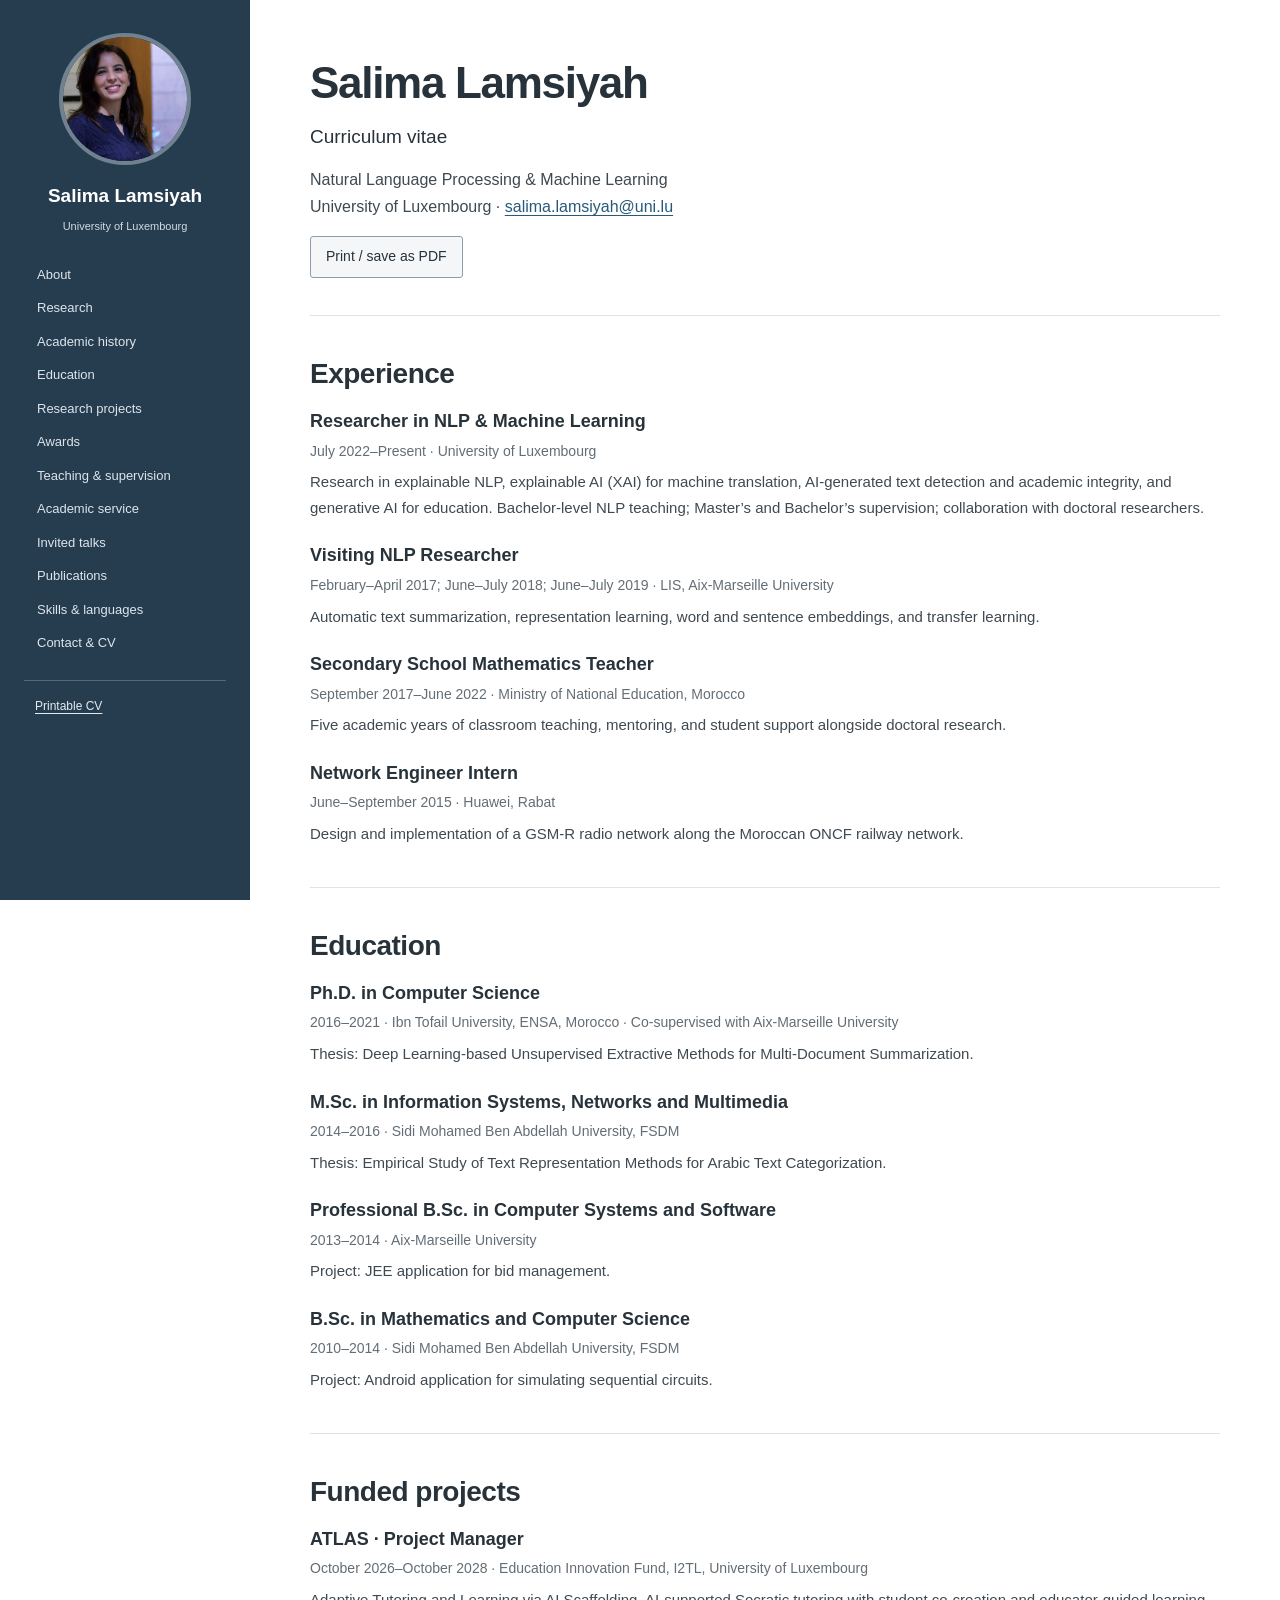
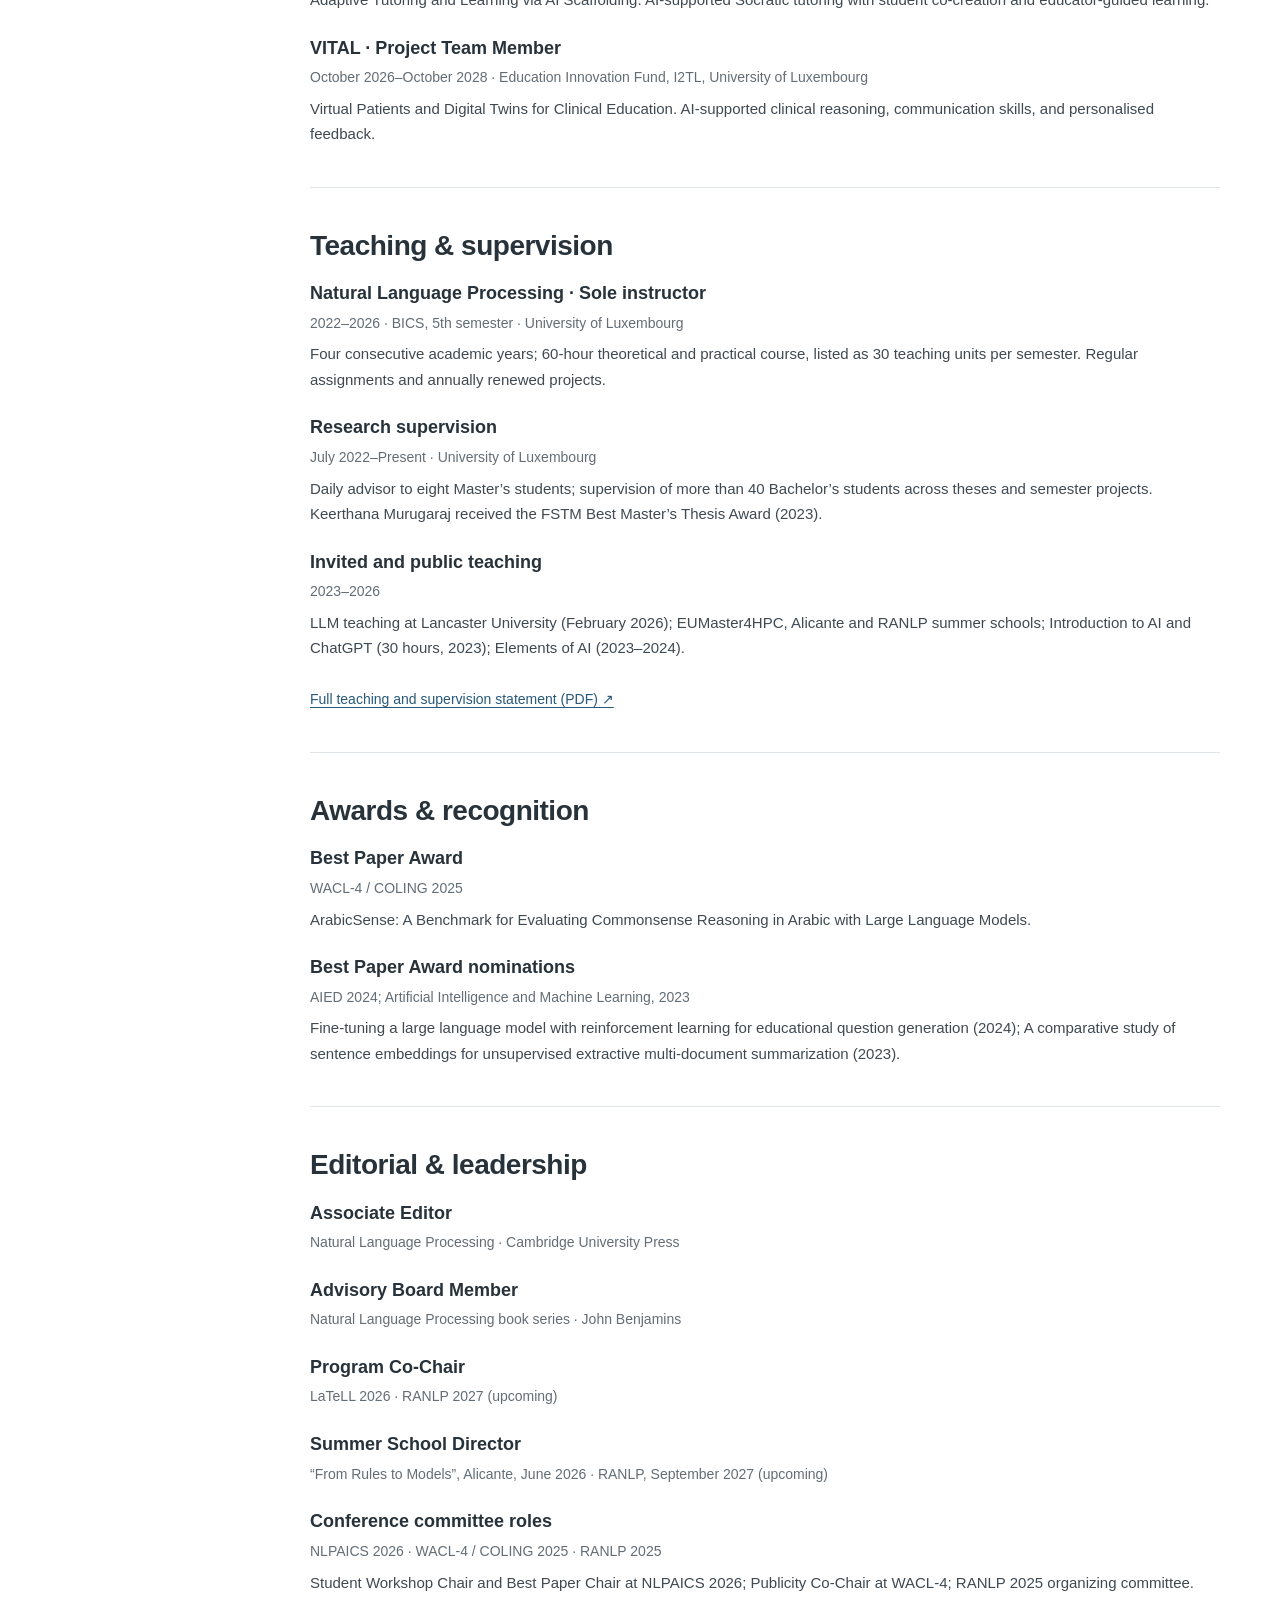
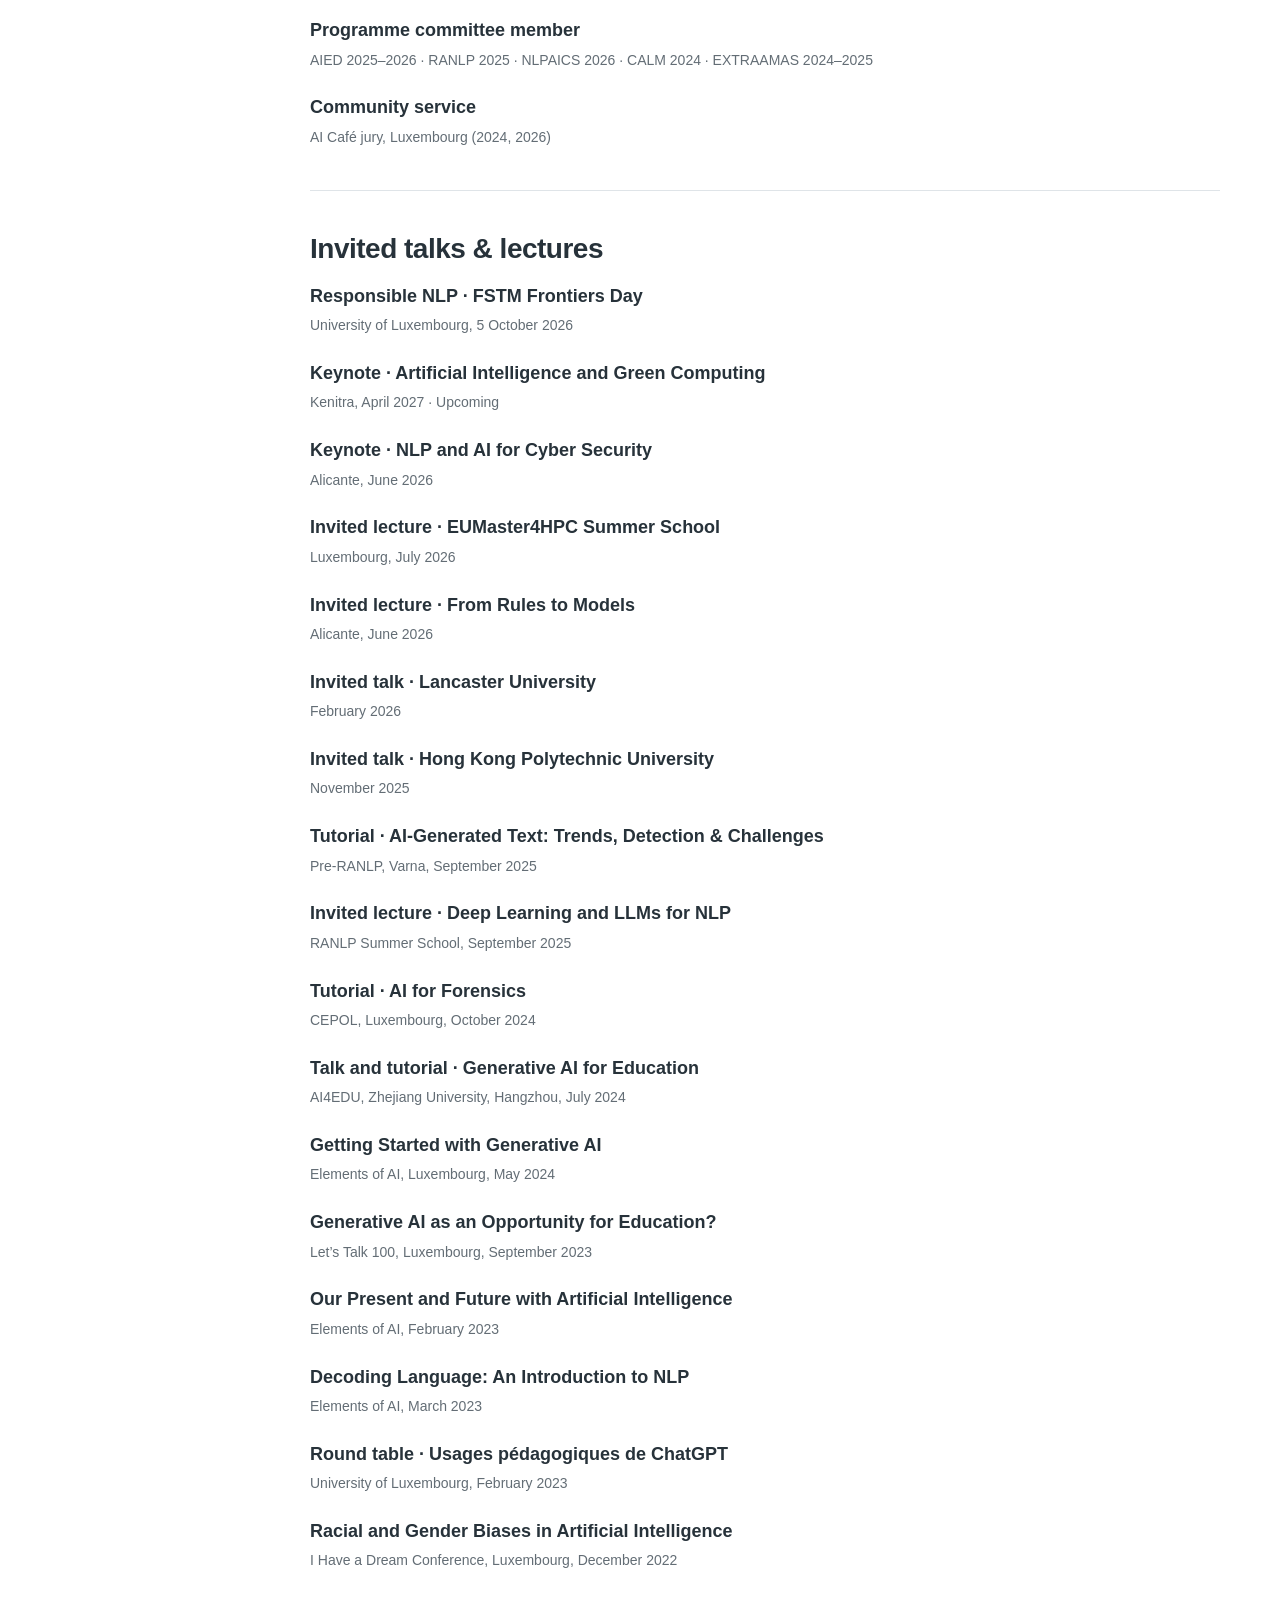
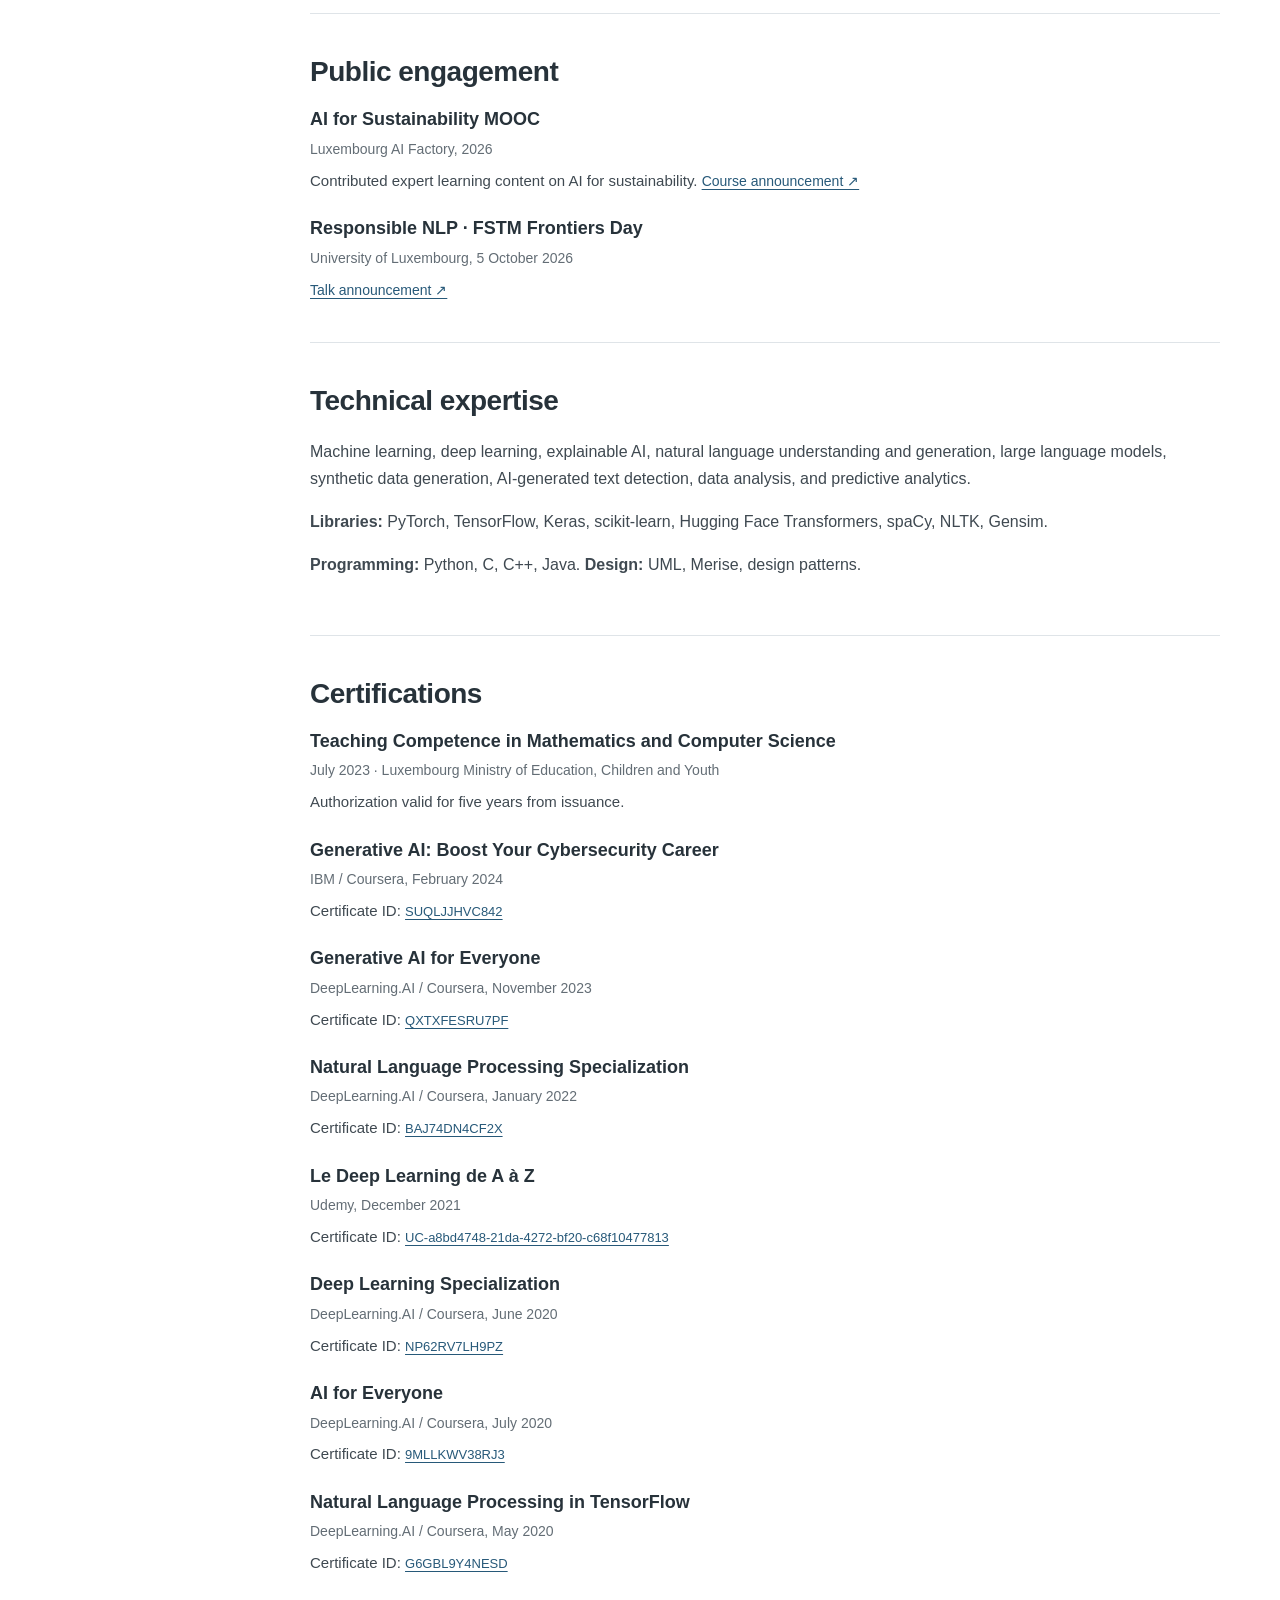
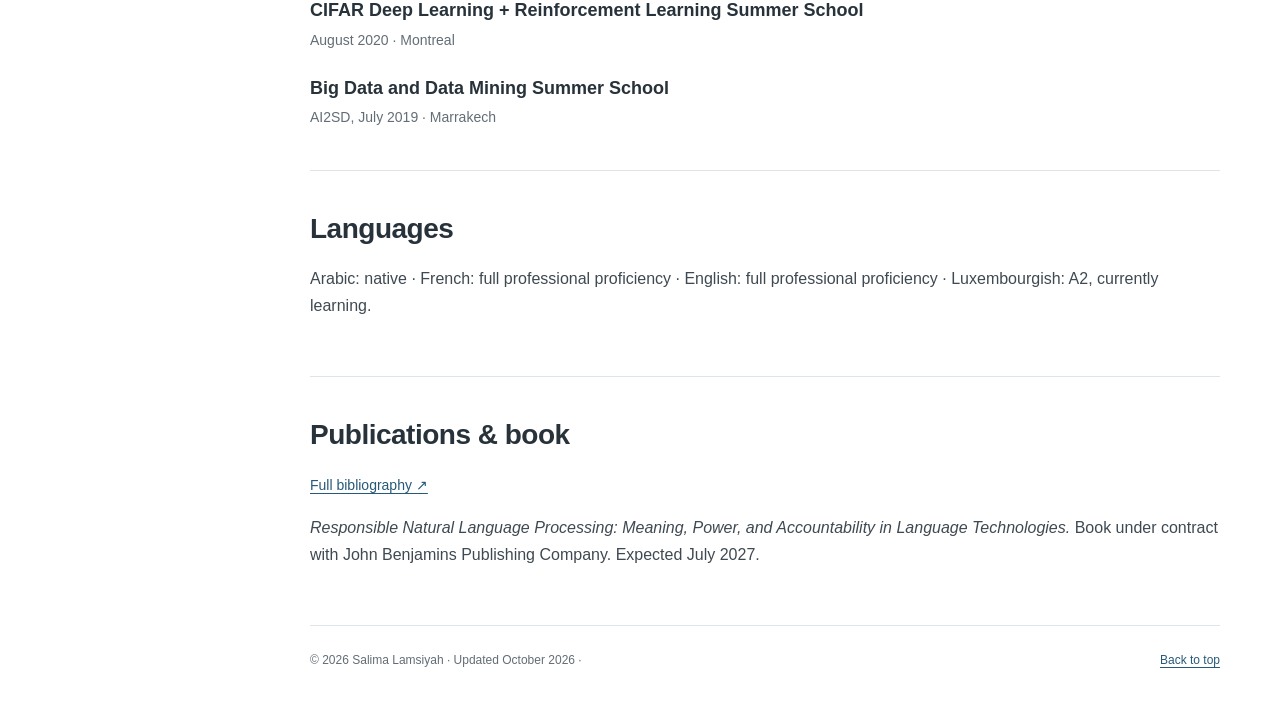
<file: cv.html>
<!doctype html><html lang="en"><head><meta charset="utf-8"><meta name="viewport" content="width=device-width,initial-scale=1"><title>Curriculum vitae | Salima Lamsiyah</title><meta name="description" content="Academic website of Dr. Salima Lamsiyah, NLP and machine learning researcher at the University of Luxembourg. Research, publications, teaching and academic service."><meta name="theme-color" content="#263d50"><link rel="canonical" href="https://lamsiyah.github.io/salimalamsiyah.github.io/cv.html"><meta property="og:title" content="Curriculum vitae | Salima Lamsiyah"><meta property="og:type" content="website"><meta property="og:image" content="https://lamsiyah.github.io/salimalamsiyah.github.io/assets/salima-lamsiyah.jpg"><link rel="icon" href="assets/favicon.svg" type="image/svg+xml"><link rel="stylesheet" href="styles.css?v=3"><script src="site.js?v=2" defer></script></head><body><a class="skip" href="#main">Skip to content</a><aside class="sidebar"><a class="profile" href="index.html#about"><span class="photo"><img src="assets/salima-lamsiyah.jpg" alt="Salima Lamsiyah" width="1067" height="1600"></span><span class="sidebar-name">Salima Lamsiyah</span></a><p class="sidebar-affiliation">University of Luxembourg</p><button class="menu-toggle" aria-expanded="false" aria-controls="navigation">Sections <span aria-hidden="true">☰</span></button><nav id="navigation" aria-label="Sections"><a href="index.html#about">About</a><a href="index.html#research">Research</a><a href="index.html#experience">Academic history</a><a href="index.html#education">Education</a><a href="index.html#projects">Research projects</a><a href="index.html#awards">Awards</a><a href="index.html#teaching">Teaching & supervision</a><a href="index.html#service">Academic service</a><a href="index.html#talks">Invited talks</a><a href="index.html#publications">Publications</a><a href="index.html#skills">Skills & languages</a><a href="index.html#contact">Contact & CV</a></nav><a class="sidebar-cv" href="cv.html">Printable CV</a></aside><main id="main"><section class="academic-section intro"><h1>Salima Lamsiyah</h1><p class="position">Curriculum vitae</p><p>Natural Language Processing &amp; Machine Learning<br>University of Luxembourg · <a href="mailto:salima.lamsiyah@uni.lu">salima.lamsiyah@uni.lu</a></p><button class="print-button" onclick="window.print()">Print / save as PDF</button></section><section class="academic-section" id="cv-0"><h2>Experience</h2><article class="cv-item"><h3>Researcher in NLP & Machine Learning</h3><p class="paper-meta">July 2022–Present · University of Luxembourg</p><p>Research in explainable NLP, explainable AI (XAI) for machine translation, AI-generated text detection and academic integrity, and generative AI for education. Bachelor-level NLP teaching; Master’s and Bachelor’s supervision; collaboration with doctoral researchers.</p></article><article class="cv-item"><h3>Visiting NLP Researcher</h3><p class="paper-meta">February–April 2017; June–July 2018; June–July 2019 · LIS, Aix-Marseille University</p><p>Automatic text summarization, representation learning, word and sentence embeddings, and transfer learning.</p></article><article class="cv-item"><h3>Secondary School Mathematics Teacher</h3><p class="paper-meta">September 2017–June 2022 · Ministry of National Education, Morocco</p><p>Five academic years of classroom teaching, mentoring, and student support alongside doctoral research.</p></article><article class="cv-item"><h3>Network Engineer Intern</h3><p class="paper-meta">June–September 2015 · Huawei, Rabat</p><p>Design and implementation of a GSM-R radio network along the Moroccan ONCF railway network.</p></article></section><section class="academic-section" id="cv-1"><h2>Education</h2><article class="cv-item"><h3>Ph.D. in Computer Science</h3><p class="paper-meta">2016–2021 · Ibn Tofail University, ENSA, Morocco · Co-supervised with Aix-Marseille University</p><p>Thesis: Deep Learning-based Unsupervised Extractive Methods for Multi-Document Summarization.</p></article><article class="cv-item"><h3>M.Sc. in Information Systems, Networks and Multimedia</h3><p class="paper-meta">2014–2016 · Sidi Mohamed Ben Abdellah University, FSDM</p><p>Thesis: Empirical Study of Text Representation Methods for Arabic Text Categorization.</p></article><article class="cv-item"><h3>Professional B.Sc. in Computer Systems and Software</h3><p class="paper-meta">2013–2014 · Aix-Marseille University</p><p>Project: JEE application for bid management.</p></article><article class="cv-item"><h3>B.Sc. in Mathematics and Computer Science</h3><p class="paper-meta">2010–2014 · Sidi Mohamed Ben Abdellah University, FSDM</p><p>Project: Android application for simulating sequential circuits.</p></article></section><section class="academic-section" id="cv-2"><h2>Funded projects</h2><article class="cv-item"><h3>ATLAS · Project Manager</h3><p class="paper-meta">October 2026–October 2028 · Education Innovation Fund, I2TL, University of Luxembourg</p><p>Adaptive Tutoring and Learning via AI Scaffolding. AI-supported Socratic tutoring with student co-creation and educator-guided learning.</p></article><article class="cv-item"><h3>VITAL · Project Team Member</h3><p class="paper-meta">October 2026–October 2028 · Education Innovation Fund, I2TL, University of Luxembourg</p><p>Virtual Patients and Digital Twins for Clinical Education. AI-supported clinical reasoning, communication skills, and personalised feedback.</p></article></section><section class="academic-section" id="cv-3"><h2>Teaching & supervision</h2><article class="cv-item"><h3>Natural Language Processing · Sole instructor</h3><p class="paper-meta">2022–2026 · BICS, 5th semester · University of Luxembourg</p><p>Four consecutive academic years; 60-hour theoretical and practical course, listed as 30 teaching units per semester. Regular assignments and annually renewed projects.</p></article><article class="cv-item"><h3>Research supervision</h3><p class="paper-meta">July 2022–Present · University of Luxembourg</p><p>Daily advisor to eight Master’s students; supervision of more than 40 Bachelor’s students across theses and semester projects. Keerthana Murugaraj received the FSTM Best Master’s Thesis Award (2023).</p></article><article class="cv-item"><h3>Invited and public teaching</h3><p class="paper-meta">2023–2026</p><p>LLM teaching at Lancaster University (February 2026); EUMaster4HPC, Alicante and RANLP summer schools; Introduction to AI and ChatGPT (30 hours, 2023); Elements of AI (2023–2024).</p></article><a class="text-link" href="assets/teaching.pdf">Full teaching and supervision statement (PDF) ↗</a></section><section class="academic-section" id="cv-4"><h2>Awards & recognition</h2><article class="cv-item"><h3>Best Paper Award</h3><p class="paper-meta">WACL-4 / COLING 2025</p><p>ArabicSense: A Benchmark for Evaluating Commonsense Reasoning in Arabic with Large Language Models.</p></article><article class="cv-item"><h3>Best Paper Award nominations</h3><p class="paper-meta">AIED 2024; Artificial Intelligence and Machine Learning, 2023</p><p>Fine-tuning a large language model with reinforcement learning for educational question generation (2024); A comparative study of sentence embeddings for unsupervised extractive multi-document summarization (2023).</p></article></section><section class="academic-section" id="service-details"><h2>Editorial & leadership</h2><article class="cv-item"><h3>Associate Editor</h3><p class="paper-meta">Natural Language Processing · Cambridge University Press</p></article><article class="cv-item"><h3>Advisory Board Member</h3><p class="paper-meta">Natural Language Processing book series · John Benjamins</p></article><article class="cv-item"><h3>Program Co-Chair</h3><p class="paper-meta">LaTeLL 2026 · RANLP 2027 (upcoming)</p></article><article class="cv-item"><h3>Summer School Director</h3><p class="paper-meta">“From Rules to Models”, Alicante, June 2026 · RANLP, September 2027 (upcoming)</p></article><article class="cv-item"><h3>Conference committee roles</h3><p class="paper-meta">NLPAICS 2026 · WACL-4 / COLING 2025 · RANLP 2025</p><p>Student Workshop Chair and Best Paper Chair at NLPAICS 2026; Publicity Co-Chair at WACL-4; RANLP 2025 organizing committee.</p></article><article class="cv-item"><h3>Programme committee member</h3><p class="paper-meta">AIED 2025–2026 · RANLP 2025 · NLPAICS 2026 · CALM 2024 · EXTRAAMAS 2024–2025</p></article><article class="cv-item"><h3>Community service</h3><p class="paper-meta">AI Café jury, Luxembourg (2024, 2026)</p></article></section><section class="academic-section" id="cv-6"><h2>Invited talks & lectures</h2><article class="cv-item"><h3>Responsible NLP · FSTM Frontiers Day</h3><p class="paper-meta">University of Luxembourg, 5 October 2026</p></article><article class="cv-item"><h3>Keynote · Artificial Intelligence and Green Computing</h3><p class="paper-meta">Kenitra, April 2027 · Upcoming</p></article><article class="cv-item"><h3>Keynote · NLP and AI for Cyber Security</h3><p class="paper-meta">Alicante, June 2026</p></article><article class="cv-item"><h3>Invited lecture · EUMaster4HPC Summer School</h3><p class="paper-meta">Luxembourg, July 2026</p></article><article class="cv-item"><h3>Invited lecture · From Rules to Models</h3><p class="paper-meta">Alicante, June 2026</p></article><article class="cv-item"><h3>Invited talk · Lancaster University</h3><p class="paper-meta">February 2026</p></article><article class="cv-item"><h3>Invited talk · Hong Kong Polytechnic University</h3><p class="paper-meta">November 2025</p></article><article class="cv-item"><h3>Tutorial · AI-Generated Text: Trends, Detection & Challenges</h3><p class="paper-meta">Pre-RANLP, Varna, September 2025</p></article><article class="cv-item"><h3>Invited lecture · Deep Learning and LLMs for NLP</h3><p class="paper-meta">RANLP Summer School, September 2025</p></article><article class="cv-item"><h3>Tutorial · AI for Forensics</h3><p class="paper-meta">CEPOL, Luxembourg, October 2024</p></article><article class="cv-item"><h3>Talk and tutorial · Generative AI for Education</h3><p class="paper-meta">AI4EDU, Zhejiang University, Hangzhou, July 2024</p></article><article class="cv-item"><h3>Getting Started with Generative AI</h3><p class="paper-meta">Elements of AI, Luxembourg, May 2024</p></article><article class="cv-item"><h3>Generative AI as an Opportunity for Education?</h3><p class="paper-meta">Let’s Talk 100, Luxembourg, September 2023</p></article><article class="cv-item"><h3>Our Present and Future with Artificial Intelligence</h3><p class="paper-meta">Elements of AI, February 2023</p></article><article class="cv-item"><h3>Decoding Language: An Introduction to NLP</h3><p class="paper-meta">Elements of AI, March 2023</p></article><article class="cv-item"><h3>Round table · Usages pédagogiques de ChatGPT</h3><p class="paper-meta">University of Luxembourg, February 2023</p></article><article class="cv-item"><h3>Racial and Gender Biases in Artificial Intelligence</h3><p class="paper-meta">I Have a Dream Conference, Luxembourg, December 2022</p></article></section><section class="academic-section" id="cv-7"><h2>Public engagement</h2><article class="cv-item"><h3>AI for Sustainability MOOC</h3><p class="paper-meta">Luxembourg AI Factory, 2026</p><p>Contributed expert learning content on AI for sustainability. <a class="text-link" href="https://www.linkedin.com/feed/update/urn:li:ugcPost:7513586176486875137/">Course announcement ↗</a></p></article><article class="cv-item"><h3>Responsible NLP · FSTM Frontiers Day</h3><p class="paper-meta">University of Luxembourg, 5 October 2026</p><p><a class="text-link" href="https://www.linkedin.com/feed/update/urn:li:activity:7519778865804812288/">Talk announcement ↗</a></p></article></section><section class="academic-section" id="cv-8"><h2>Technical expertise</h2><p>Machine learning, deep learning, explainable AI, natural language understanding and generation, large language models, synthetic data generation, AI-generated text detection, data analysis, and predictive analytics.</p><p><strong>Libraries:</strong> PyTorch, TensorFlow, Keras, scikit-learn, Hugging Face Transformers, spaCy, NLTK, Gensim.</p><p><strong>Programming:</strong> Python, C, C++, Java. <strong>Design:</strong> UML, Merise, design patterns.</p></section><section class="academic-section" id="cv-9"><h2>Certifications</h2><article class="cv-item"><h3>Teaching Competence in Mathematics and Computer Science</h3><p class="paper-meta">July 2023 · Luxembourg Ministry of Education, Children and Youth</p><p>Authorization valid for five years from issuance.</p></article><article class="cv-item"><h3>Generative AI: Boost Your Cybersecurity Career</h3><p class="paper-meta">IBM / Coursera, February 2024</p><p class="credential">Certificate ID: <a href="https://www.coursera.org/account/accomplishments/verify/SUQLJJHVC842" aria-label="Verify Generative AI: Boost Your Cybersecurity Career certificate SUQLJJHVC842">SUQLJJHVC842</a></p></article><article class="cv-item"><h3>Generative AI for Everyone</h3><p class="paper-meta">DeepLearning.AI / Coursera, November 2023</p><p class="credential">Certificate ID: <a href="https://www.coursera.org/account/accomplishments/verify/QXTXFESRU7PF" aria-label="Verify Generative AI for Everyone certificate QXTXFESRU7PF">QXTXFESRU7PF</a></p></article><article class="cv-item"><h3>Natural Language Processing Specialization</h3><p class="paper-meta">DeepLearning.AI / Coursera, January 2022</p><p class="credential">Certificate ID: <a href="https://www.coursera.org/account/accomplishments/specialization/BAJ74DN4CF2X" aria-label="Verify Natural Language Processing Specialization certificate BAJ74DN4CF2X">BAJ74DN4CF2X</a></p></article><article class="cv-item"><h3>Le Deep Learning de A à Z</h3><p class="paper-meta">Udemy, December 2021</p><p class="credential">Certificate ID: <a href="https://www.udemy.com/certificate/UC-a8bd4748-21da-4272-bf20-c68f10477813/" aria-label="Verify Le Deep Learning de A à Z certificate UC-a8bd4748-21da-4272-bf20-c68f10477813">UC-a8bd4748-21da-4272-bf20-c68f10477813</a></p></article><article class="cv-item"><h3>Deep Learning Specialization</h3><p class="paper-meta">DeepLearning.AI / Coursera, June 2020</p><p class="credential">Certificate ID: <a href="https://www.coursera.org/account/accomplishments/specialization/NP62RV7LH9PZ" aria-label="Verify Deep Learning Specialization certificate NP62RV7LH9PZ">NP62RV7LH9PZ</a></p></article><article class="cv-item"><h3>AI for Everyone</h3><p class="paper-meta">DeepLearning.AI / Coursera, July 2020</p><p class="credential">Certificate ID: <a href="https://www.coursera.org/account/accomplishments/verify/9MLLKWV38RJ3" aria-label="Verify AI for Everyone certificate 9MLLKWV38RJ3">9MLLKWV38RJ3</a></p></article><article class="cv-item"><h3>Natural Language Processing in TensorFlow</h3><p class="paper-meta">DeepLearning.AI / Coursera, May 2020</p><p class="credential">Certificate ID: <a href="https://www.coursera.org/account/accomplishments/verify/G6GBL9Y4NESD" aria-label="Verify Natural Language Processing in TensorFlow certificate G6GBL9Y4NESD">G6GBL9Y4NESD</a></p></article><article class="cv-item"><h3>CIFAR Deep Learning + Reinforcement Learning Summer School</h3><p class="paper-meta">August 2020 · Montreal</p></article><article class="cv-item"><h3>Big Data and Data Mining Summer School</h3><p class="paper-meta">AI2SD, July 2019 · Marrakech</p></article></section><section class="academic-section" id="cv-10"><h2>Languages</h2><p>Arabic: native · French: full professional proficiency · English: full professional proficiency · Luxembourgish: A2, currently learning.</p></section><section class="academic-section" id="cv-11"><h2>Publications & book</h2><p><a class="text-link" href="publications.html">Full bibliography ↗</a></p><p><em>Responsible Natural Language Processing: Meaning, Power, and Accountability in Language Technologies.</em> Book under contract with John Benjamins Publishing Company. Expected July 2027.</p></section><footer>© 2026 Salima Lamsiyah · Updated October 2026 · <a href="#main">Back to top</a></footer></main></body></html>
</file>
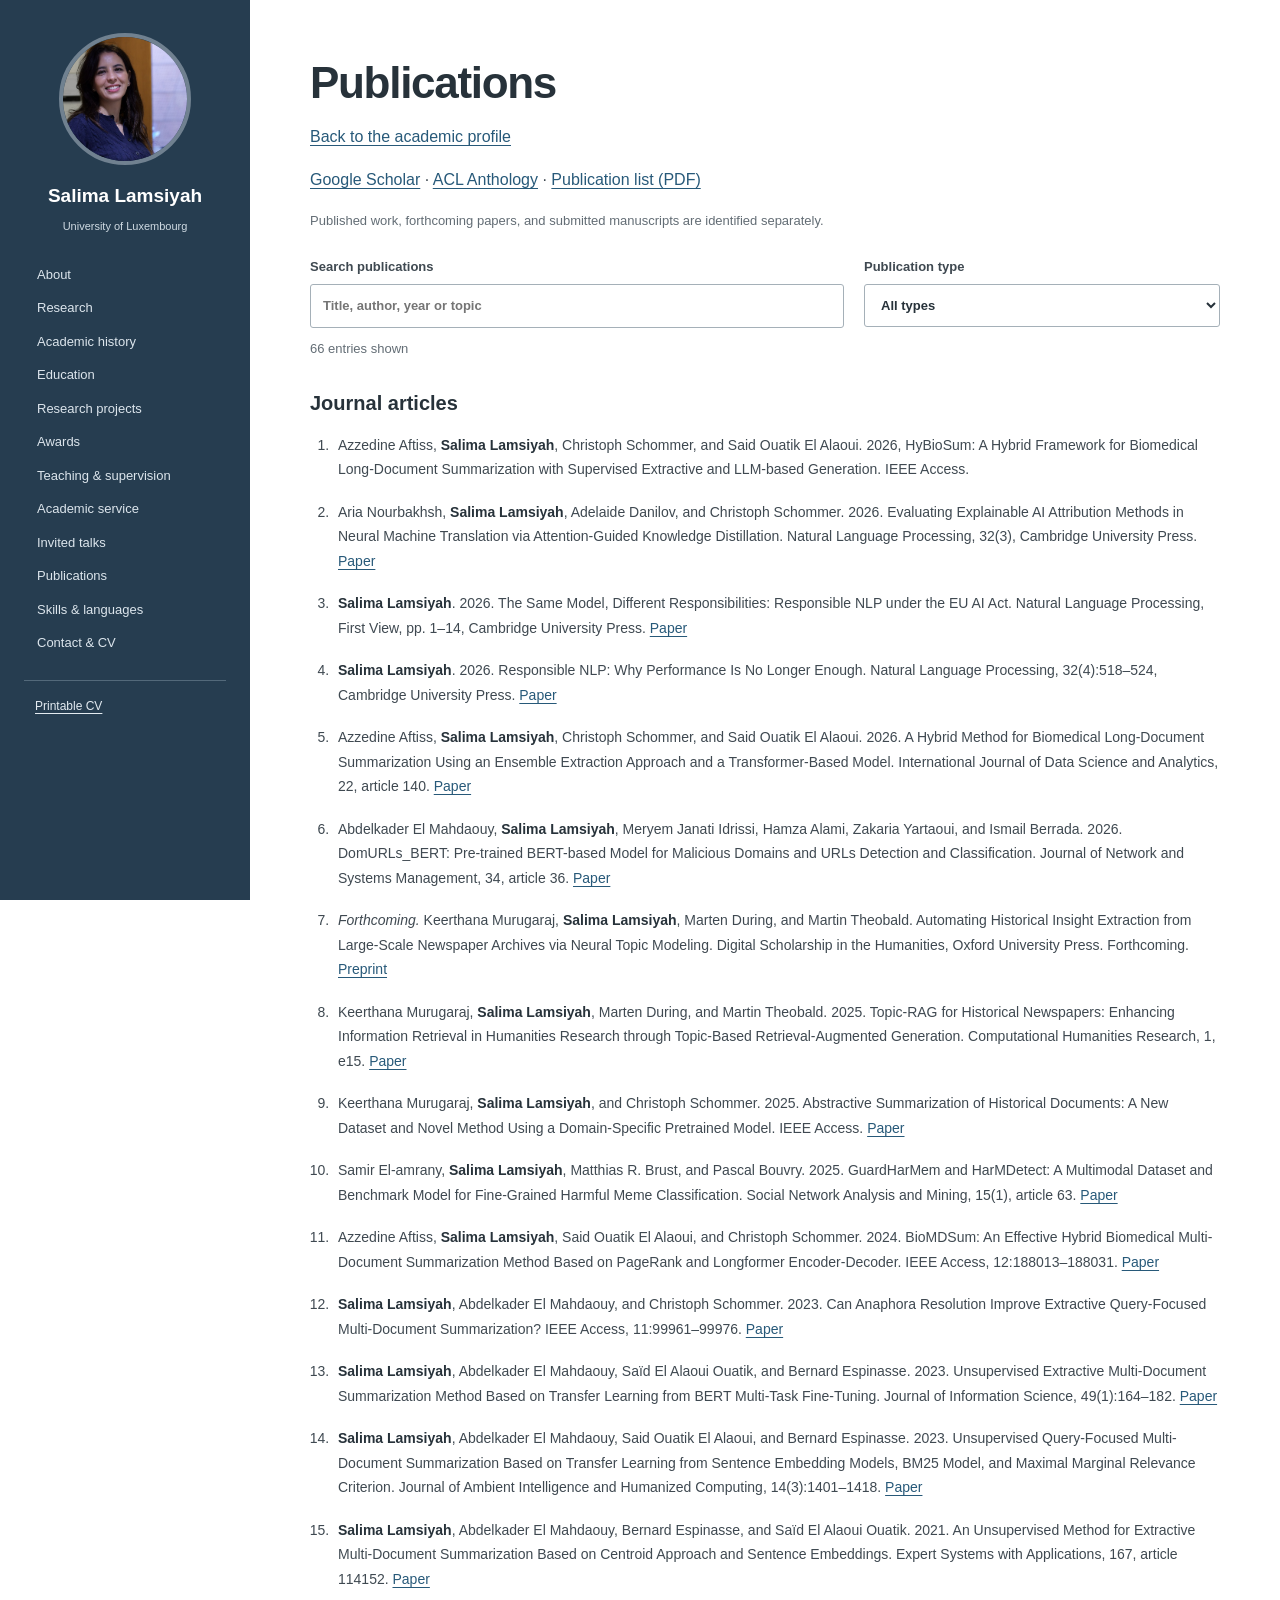
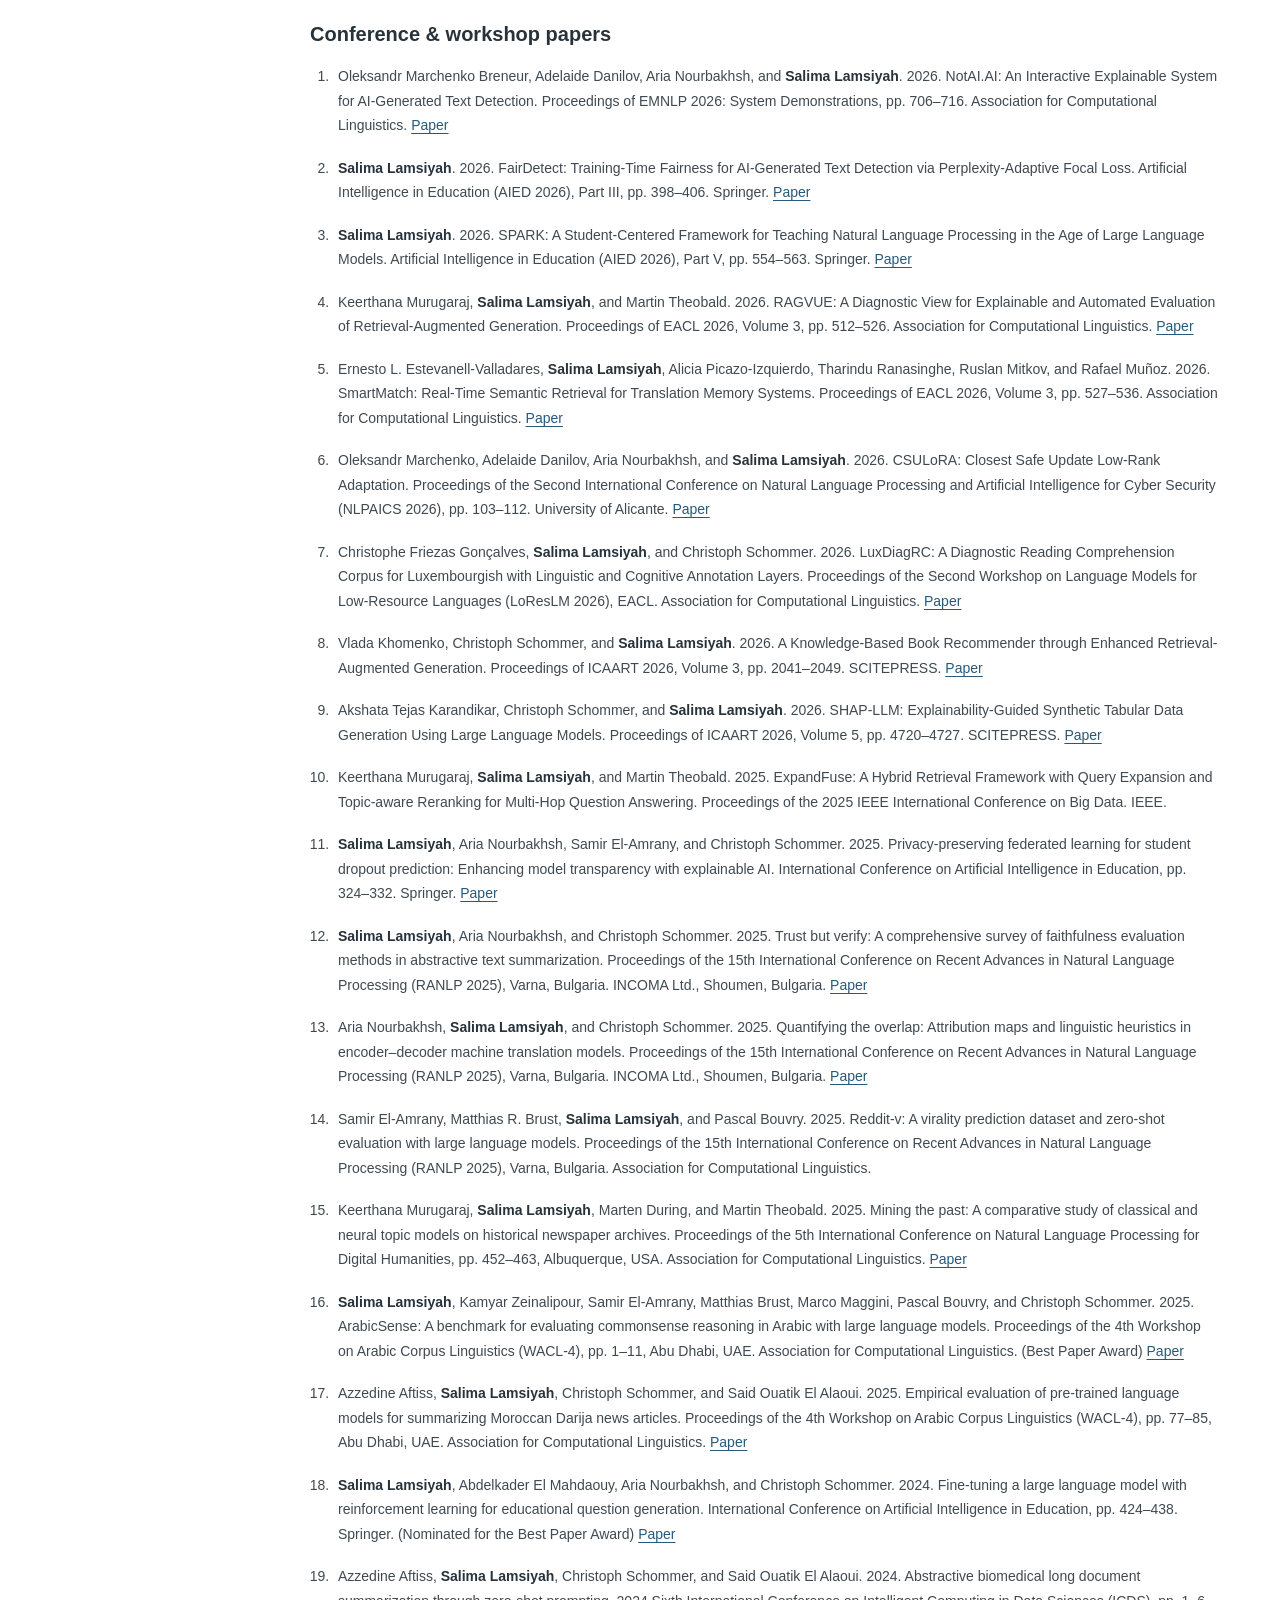
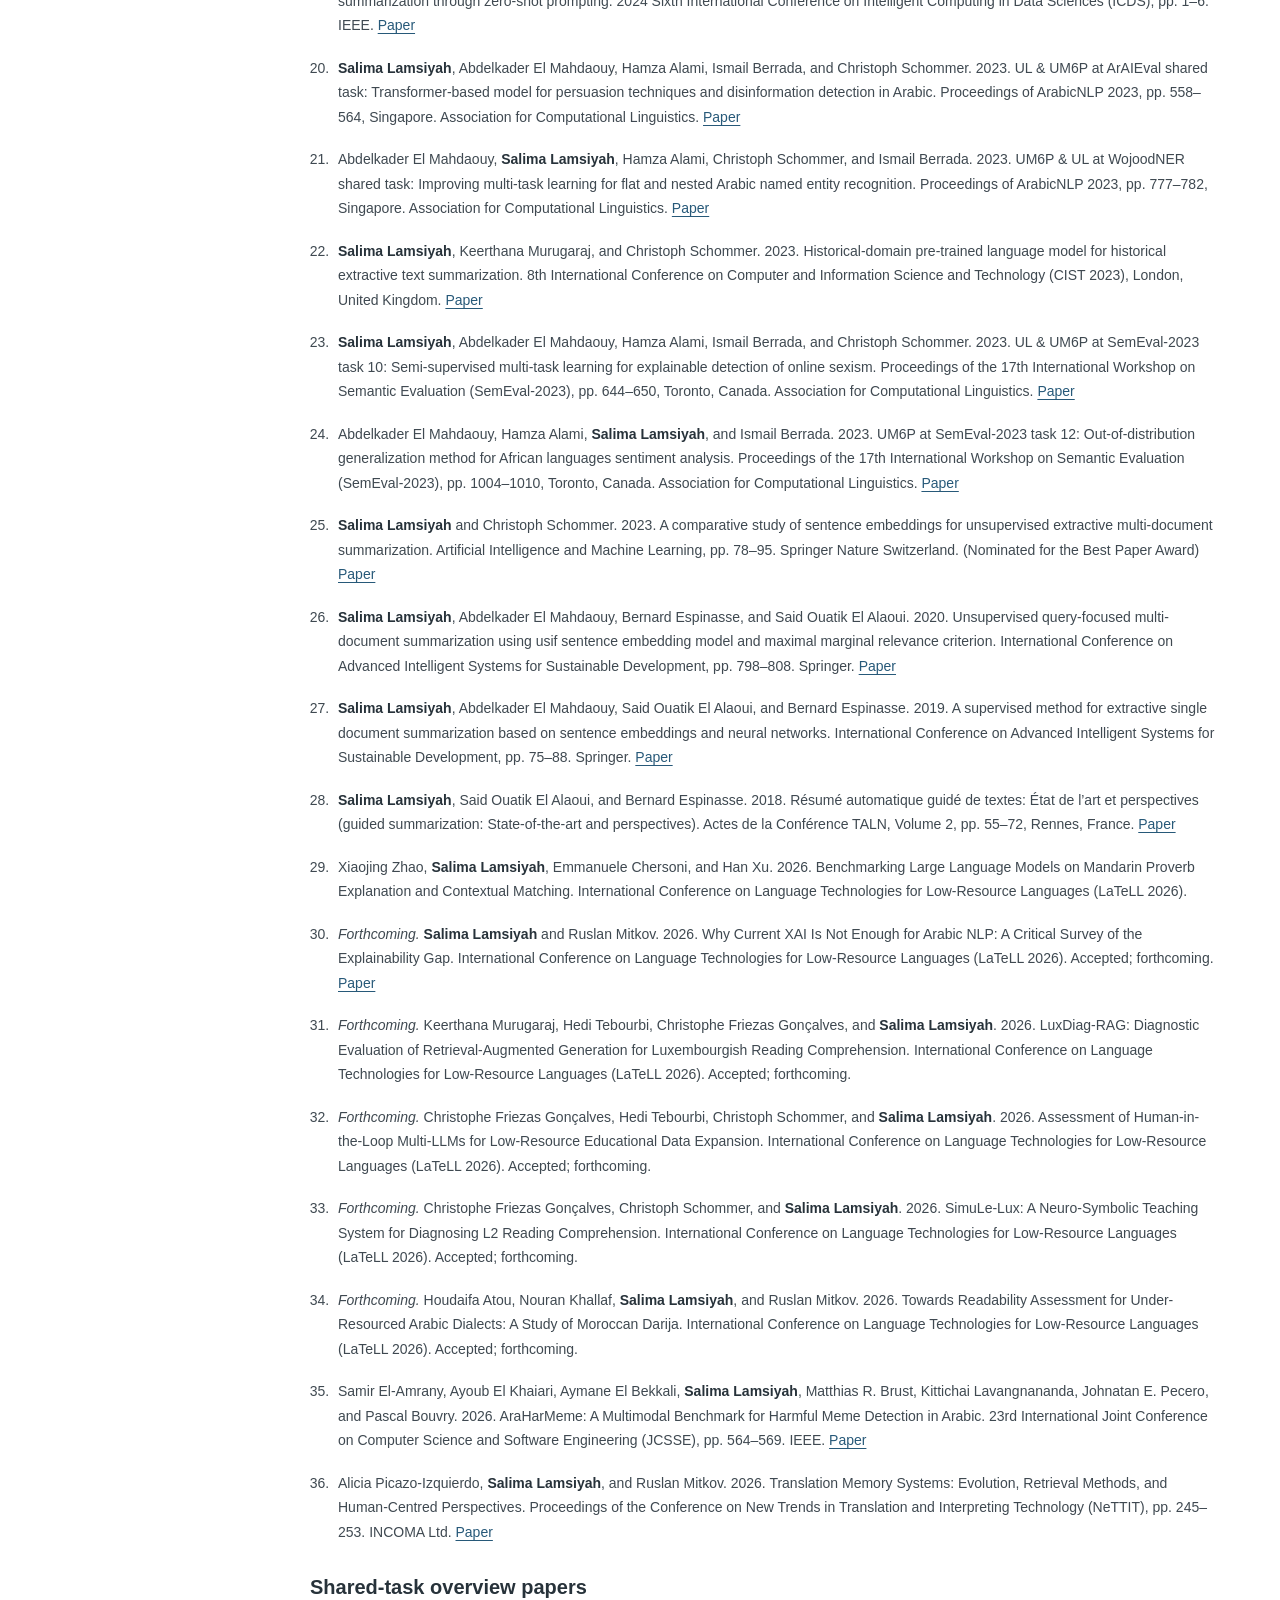
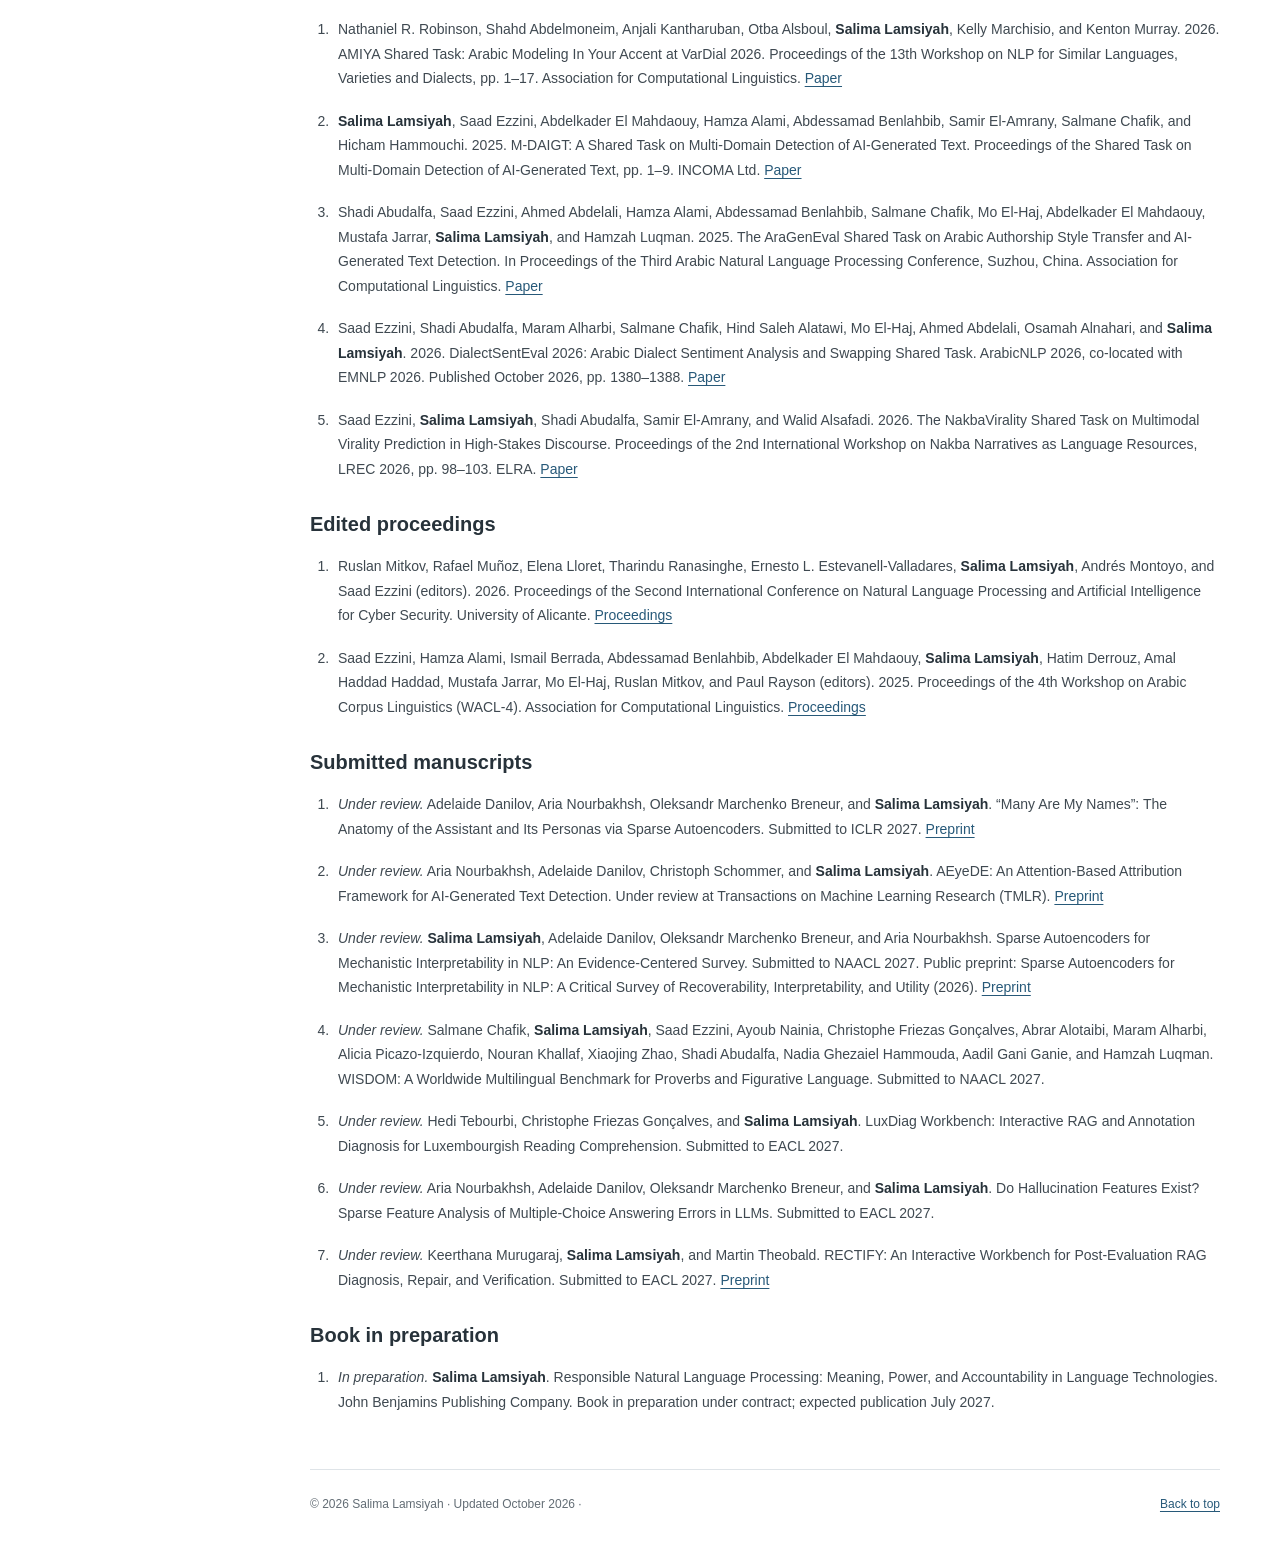
<file: publications.html>
<!doctype html><html lang="en"><head><meta charset="utf-8"><meta name="viewport" content="width=device-width,initial-scale=1"><title>Publications | Salima Lamsiyah</title><meta name="description" content="Academic website of Dr. Salima Lamsiyah, NLP and machine learning researcher at the University of Luxembourg. Research, publications, teaching and academic service."><meta name="theme-color" content="#263d50"><link rel="canonical" href="https://lamsiyah.github.io/salimalamsiyah.github.io/publications.html"><meta property="og:title" content="Publications | Salima Lamsiyah"><meta property="og:type" content="website"><meta property="og:image" content="https://lamsiyah.github.io/salimalamsiyah.github.io/assets/salima-lamsiyah.jpg"><link rel="icon" href="assets/favicon.svg" type="image/svg+xml"><link rel="stylesheet" href="styles.css?v=3"><script src="site.js?v=2" defer></script></head><body><a class="skip" href="#main">Skip to content</a><aside class="sidebar"><a class="profile" href="index.html#about"><span class="photo"><img src="assets/salima-lamsiyah.jpg" alt="Salima Lamsiyah" width="1067" height="1600"></span><span class="sidebar-name">Salima Lamsiyah</span></a><p class="sidebar-affiliation">University of Luxembourg</p><button class="menu-toggle" aria-expanded="false" aria-controls="navigation">Sections <span aria-hidden="true">☰</span></button><nav id="navigation" aria-label="Sections"><a href="index.html#about">About</a><a href="index.html#research">Research</a><a href="index.html#experience">Academic history</a><a href="index.html#education">Education</a><a href="index.html#projects">Research projects</a><a href="index.html#awards">Awards</a><a href="index.html#teaching">Teaching & supervision</a><a href="index.html#service">Academic service</a><a href="index.html#talks">Invited talks</a><a href="index.html#publications">Publications</a><a href="index.html#skills">Skills & languages</a><a href="index.html#contact">Contact & CV</a></nav><a class="sidebar-cv" href="cv.html">Printable CV</a></aside><main id="main"><section class="academic-section intro"><h1>Publications</h1><p><a href="index.html#publications">Back to the academic profile</a></p><p><a href="https://scholar.google.com/citations?user=OawQSiAAAAAJ&hl=en">Google Scholar</a> · <a href="https://aclanthology.org/people/salima-lamsiyah/">ACL Anthology</a> · <a href="assets/publications.pdf?v=3">Publication list (PDF)</a></p><p class="note">Published work, forthcoming papers, and submitted manuscripts are identified separately.</p><div class="publication-tools"><label>Search publications<input id="pub-search" type="search" placeholder="Title, author, year or topic"></label><label>Publication type<select id="pub-category"><option value="all">All types</option><option value="journal">Journal articles</option><option value="conference">Conference & workshop papers</option><option value="shared">Shared-task overview papers</option><option value="edited">Edited proceedings</option><option value="submitted">Submitted manuscripts</option><option value="book">Book in preparation</option></select></label></div><p id="result-count" class="note" aria-live="polite">66 entries</p><p id="no-results" hidden>No matching publications. Try another search or choose all types.</p><section class="pub-group" data-group="journal"><h3>Journal articles</h3><ol class="publication-list"><li class="pub-item" data-category="journal" data-status="Published"><p>Azzedine Aftiss, <strong>Salima Lamsiyah</strong>, Christoph Schommer, and Said Ouatik El Alaoui. 2026, HyBioSum: A Hybrid Framework for Biomedical Long-Document Summarization with Supervised Extractive and LLM-based Generation. IEEE Access. </p></li><li class="pub-item" data-category="journal" data-status="Published"><p>Aria Nourbakhsh, <strong>Salima Lamsiyah</strong>, Adelaide Danilov, and Christoph Schommer. 2026. Evaluating Explainable AI Attribution Methods in Neural Machine Translation via Attention-Guided Knowledge Distillation. Natural Language Processing, 32(3), Cambridge University Press. <a href="https://doi.org/10.1017/nlp.2026.10028">Paper</a></p></li><li class="pub-item" data-category="journal" data-status="Published"><p><strong>Salima Lamsiyah</strong>.  2026. The Same Model, Different Responsibilities: Responsible NLP under the EU AI Act. Natural Language Processing, First View, pp. 1–14, Cambridge University Press. <a href="https://doi.org/10.1017/nlp.2026.10036">Paper</a></p></li><li class="pub-item" data-category="journal" data-status="Published"><p><strong>Salima Lamsiyah</strong>.  2026. Responsible NLP: Why Performance Is No Longer Enough. Natural Language Processing, 32(4):518–524, Cambridge University Press. <a href="https://doi.org/10.1017/nlp.2026.10030">Paper</a></p></li><li class="pub-item" data-category="journal" data-status="Published"><p>Azzedine Aftiss, <strong>Salima Lamsiyah</strong>, Christoph Schommer, and Said Ouatik El Alaoui. 2026. A Hybrid Method for Biomedical Long-Document Summarization Using an Ensemble Extraction Approach and a Transformer-Based Model. International Journal of Data Science and Analytics, 22, article 140. <a href="https://doi.org/10.1007/s41060-026-01119-4">Paper</a></p></li><li class="pub-item" data-category="journal" data-status="Published"><p>Abdelkader El Mahdaouy, <strong>Salima Lamsiyah</strong>, Meryem Janati Idrissi, Hamza Alami, Zakaria Yartaoui, and Ismail Berrada. 2026. DomURLs_BERT: Pre-trained BERT-based Model for Malicious Domains and URLs Detection and Classification. Journal of Network and Systems Management, 34, article 36. <a href="https://doi.org/10.1007/s10922-025-10010-9">Paper</a></p></li><li class="pub-item" data-category="journal" data-status="Forthcoming"><p><span class="pub-status">Forthcoming.</span> Keerthana Murugaraj, <strong>Salima Lamsiyah</strong>, Marten During, and Martin Theobald. Automating Historical Insight Extraction from Large-Scale Newspaper Archives via Neural Topic Modeling. Digital Scholarship in the Humanities, Oxford University Press. Forthcoming. <a href="https://arxiv.org/abs/2512.11635">Preprint</a></p></li><li class="pub-item" data-category="journal" data-status="Published"><p>Keerthana Murugaraj, <strong>Salima Lamsiyah</strong>, Marten During, and Martin Theobald. 2025. Topic-RAG for Historical Newspapers: Enhancing Information Retrieval in Humanities Research through Topic-Based Retrieval-Augmented Generation. Computational Humanities Research, 1, e15. <a href="https://doi.org/10.1017/chr.2025.10018">Paper</a></p></li><li class="pub-item" data-category="journal" data-status="Published"><p>Keerthana Murugaraj, <strong>Salima Lamsiyah</strong>, and Christoph Schommer. 2025. Abstractive Summarization of Historical Documents: A New Dataset and Novel Method Using a Domain-Specific Pretrained Model. IEEE Access. <a href="https://ieeexplore.ieee.org/abstract/document/10838535">Paper</a></p></li><li class="pub-item" data-category="journal" data-status="Published"><p>Samir El-amrany, <strong>Salima Lamsiyah</strong>, Matthias R. Brust, and Pascal Bouvry. 2025. GuardHarMem and HarMDetect: A Multimodal Dataset and Benchmark Model for Fine-Grained Harmful Meme Classification. Social Network Analysis and Mining, 15(1), article 63. <a href="https://doi.org/10.1007/s13278-025-01475-2">Paper</a></p></li><li class="pub-item" data-category="journal" data-status="Published"><p>Azzedine Aftiss, <strong>Salima Lamsiyah</strong>, Said Ouatik El Alaoui, and Christoph Schommer. 2024. BioMDSum: An Effective Hybrid Biomedical Multi-Document Summarization Method Based on PageRank and Longformer Encoder-Decoder. IEEE Access, 12:188013–188031. <a href="https://ieeexplore.ieee.org/abstract/document/10788713">Paper</a></p></li><li class="pub-item" data-category="journal" data-status="Published"><p><strong>Salima Lamsiyah</strong>, Abdelkader El Mahdaouy, and Christoph Schommer. 2023. Can Anaphora Resolution Improve Extractive Query-Focused Multi-Document Summarization? IEEE Access, 11:99961–99976. <a href="https://ieeexplore.ieee.org/abstract/document/10247528">Paper</a></p></li><li class="pub-item" data-category="journal" data-status="Published"><p><strong>Salima Lamsiyah</strong>, Abdelkader El Mahdaouy, Saïd El Alaoui Ouatik, and Bernard Espinasse. 2023. Unsupervised Extractive Multi-Document Summarization Method Based on Transfer Learning from BERT Multi-Task Fine-Tuning. Journal of Information Science, 49(1):164–182. <a href="https://doi.org/10.1177/0165551521990616">Paper</a></p></li><li class="pub-item" data-category="journal" data-status="Published"><p><strong>Salima Lamsiyah</strong>, Abdelkader El Mahdaouy, Said Ouatik El Alaoui, and Bernard Espinasse. 2023. Unsupervised Query-Focused Multi-Document Summarization Based on Transfer Learning from Sentence Embedding Models, BM25 Model, and Maximal Marginal Relevance Criterion. Journal of Ambient Intelligence and Humanized Computing, 14(3):1401–1418. <a href="https://doi.org/10.1007/s12652-021-03165-1">Paper</a></p></li><li class="pub-item" data-category="journal" data-status="Published"><p><strong>Salima Lamsiyah</strong>, Abdelkader El Mahdaouy, Bernard Espinasse, and Saïd El Alaoui Ouatik. 2021. An Unsupervised Method for Extractive Multi-Document Summarization Based on Centroid Approach and Sentence Embeddings. Expert Systems with Applications, 167, article 114152. <a href="https://www.sciencedirect.com/science/article/pii/S0957417420308952">Paper</a></p></li></ol></section><section class="pub-group" data-group="conference"><h3>Conference & workshop papers</h3><ol class="publication-list"><li class="pub-item" data-category="conference" data-status="Published"><p>Oleksandr Marchenko Breneur, Adelaide Danilov, Aria Nourbakhsh, and <strong>Salima Lamsiyah</strong>. 2026. NotAI.AI: An Interactive Explainable System for AI-Generated Text Detection. Proceedings of EMNLP 2026: System Demonstrations, pp. 706–716. Association for Computational Linguistics. <a href="https://aclanthology.org/2026.emnlp-demos.67/">Paper</a></p></li><li class="pub-item" data-category="conference" data-status="Published"><p><strong>Salima Lamsiyah</strong>.  2026. FairDetect: Training-Time Fairness for AI-Generated Text Detection via Perplexity-Adaptive Focal Loss. Artificial Intelligence in Education (AIED 2026), Part III, pp. 398–406. Springer. <a href="https://doi.org/10.1007/978-3-032-29760-0_44">Paper</a></p></li><li class="pub-item" data-category="conference" data-status="Published"><p><strong>Salima Lamsiyah</strong>.  2026. SPARK: A Student-Centered Framework for Teaching Natural Language Processing in the Age of Large Language Models. Artificial Intelligence in Education (AIED 2026), Part V, pp. 554–563. Springer. <a href="https://doi.org/10.1007/978-3-032-29770-9_60">Paper</a></p></li><li class="pub-item" data-category="conference" data-status="Published"><p>Keerthana Murugaraj, <strong>Salima Lamsiyah</strong>, and Martin Theobald. 2026. RAGVUE: A Diagnostic View for Explainable and Automated Evaluation of Retrieval-Augmented Generation. Proceedings of EACL 2026, Volume 3, pp. 512–526. Association for Computational Linguistics. <a href="https://aclanthology.org/2026.eacl-demo.35/">Paper</a></p></li><li class="pub-item" data-category="conference" data-status="Published"><p>Ernesto L. Estevanell-Valladares, <strong>Salima Lamsiyah</strong>, Alicia Picazo-Izquierdo, Tharindu Ranasinghe, Ruslan Mitkov, and Rafael Muñoz. 2026. SmartMatch: Real-Time Semantic Retrieval for Translation Memory Systems. Proceedings of EACL 2026, Volume 3, pp. 527–536. Association for Computational Linguistics. <a href="https://aclanthology.org/2026.eacl-demo.36/">Paper</a></p></li><li class="pub-item" data-category="conference" data-status="Published"><p>Oleksandr Marchenko, Adelaide Danilov, Aria Nourbakhsh, and <strong>Salima Lamsiyah</strong>.  2026. CSULoRA: Closest Safe Update Low-Rank Adaptation. Proceedings of the Second International Conference on Natural Language Processing and Artificial Intelligence for Cyber Security (NLPAICS 2026), pp. 103–112. University of Alicante. <a href="https://aclanthology.org/2026.nlpaics-1.11/">Paper</a></p></li><li class="pub-item" data-category="conference" data-status="Published"><p>Christophe Friezas Gonçalves, <strong>Salima Lamsiyah</strong>, and Christoph Schommer. 2026. LuxDiagRC: A Diagnostic Reading Comprehension Corpus for Luxembourgish with Linguistic and Cognitive Annotation Layers. Proceedings of the Second Workshop on Language Models for Low-Resource Languages (LoResLM 2026), EACL. Association for Computational Linguistics. <a href="https://aclanthology.org/2026.loreslm-1.46/">Paper</a></p></li><li class="pub-item" data-category="conference" data-status="Published"><p>Vlada Khomenko, Christoph Schommer, and <strong>Salima Lamsiyah</strong>.  2026. A Knowledge-Based Book Recommender through Enhanced Retrieval-Augmented Generation. Proceedings of ICAART 2026, Volume 3, pp. 2041–2049. SCITEPRESS. <a href="https://doi.org/10.5220/0014480000004052">Paper</a></p></li><li class="pub-item" data-category="conference" data-status="Published"><p>Akshata Tejas Karandikar, Christoph Schommer, and <strong>Salima Lamsiyah</strong>.  2026. SHAP-LLM: Explainability-Guided Synthetic Tabular Data Generation Using Large Language Models. Proceedings of ICAART 2026, Volume 5, pp. 4720–4727. SCITEPRESS. <a href="https://doi.org/10.5220/0014485700004052">Paper</a></p></li><li class="pub-item" data-category="conference" data-status="Published"><p>Keerthana Murugaraj, <strong>Salima Lamsiyah</strong>, and Martin Theobald. 2025. ExpandFuse: A Hybrid Retrieval Framework with Query Expansion and Topic-aware Reranking for Multi-Hop Question Answering. Proceedings of the 2025 IEEE International Conference on Big Data. IEEE. </p></li><li class="pub-item" data-category="conference" data-status="Published"><p><strong>Salima Lamsiyah</strong>, Aria Nourbakhsh, Samir El-Amrany, and Christoph Schommer. 2025. Privacy-preserving federated learning for student dropout prediction: Enhancing model transparency with explainable AI. International Conference on Artificial Intelligence in Education, pp. 324–332. Springer. <a href="https://link.springer.com/chapter/10.1007/978-3-031-98465-5_41">Paper</a></p></li><li class="pub-item" data-category="conference" data-status="Published"><p><strong>Salima Lamsiyah</strong>, Aria Nourbakhsh, and Christoph Schommer. 2025. Trust but verify: A comprehensive survey of faithfulness evaluation methods in abstractive text summarization. Proceedings of the 15th International Conference on Recent Advances in Natural Language Processing (RANLP 2025), Varna, Bulgaria. INCOMA Ltd., Shoumen, Bulgaria. <a href="https://aclanthology.org/2025.ranlp-1.74/">Paper</a></p></li><li class="pub-item" data-category="conference" data-status="Published"><p>Aria Nourbakhsh, <strong>Salima Lamsiyah</strong>, and Christoph Schommer. 2025. Quantifying the overlap: Attribution maps and linguistic heuristics in encoder–decoder machine translation models. Proceedings of the 15th International Conference on Recent Advances in Natural Language Processing (RANLP 2025), Varna, Bulgaria. INCOMA Ltd., Shoumen, Bulgaria. <a href="https://aclanthology.org/2025.ranlp-1.94/">Paper</a></p></li><li class="pub-item" data-category="conference" data-status="Published"><p>Samir El-Amrany, Matthias R. Brust, <strong>Salima Lamsiyah</strong>, and Pascal Bouvry. 2025. Reddit-v: A virality prediction dataset and zero-shot evaluation with large language models. Proceedings of the 15th International Conference on Recent Advances in Natural Language Processing (RANLP 2025), Varna, Bulgaria. Association for Computational Linguistics. </p></li><li class="pub-item" data-category="conference" data-status="Published"><p>Keerthana Murugaraj, <strong>Salima Lamsiyah</strong>, Marten During, and Martin Theobald. 2025. Mining the past: A comparative study of classical and neural topic models on historical newspaper archives. Proceedings of the 5th International Conference on Natural Language Processing for Digital Humanities, pp. 452–463, Albuquerque, USA. Association for Computational Linguistics. <a href="https://aclanthology.org/2025.nlp4dh-1.39/">Paper</a></p></li><li class="pub-item" data-category="conference" data-status="Published"><p><strong>Salima Lamsiyah</strong>, Kamyar Zeinalipour, Samir El-Amrany, Matthias Brust, Marco Maggini, Pascal Bouvry, and Christoph Schommer. 2025. ArabicSense: A benchmark for evaluating commonsense reasoning in Arabic with large language models. Proceedings of the 4th Workshop on Arabic Corpus Linguistics (WACL-4), pp. 1–11, Abu Dhabi, UAE. Association for Computational Linguistics. (Best Paper Award) <a href="https://aclanthology.org/2025.wacl-1.1.pdf">Paper</a></p></li><li class="pub-item" data-category="conference" data-status="Published"><p>Azzedine Aftiss, <strong>Salima Lamsiyah</strong>, Christoph Schommer, and Said Ouatik El Alaoui. 2025. Empirical evaluation of pre-trained language models for summarizing Moroccan Darija news articles. Proceedings of the 4th Workshop on Arabic Corpus Linguistics (WACL-4), pp. 77–85, Abu Dhabi, UAE. Association for Computational Linguistics. <a href="https://aclanthology.org/2025.wacl-1.9.pdf">Paper</a></p></li><li class="pub-item" data-category="conference" data-status="Published"><p><strong>Salima Lamsiyah</strong>, Abdelkader El Mahdaouy, Aria Nourbakhsh, and Christoph Schommer. 2024. Fine-tuning a large language model with reinforcement learning for educational question generation. International Conference on Artificial Intelligence in Education, pp. 424–438. Springer. (Nominated for the Best Paper Award) <a href="https://link.springer.com/chapter/10.1007/978-3-031-64302-6_30">Paper</a></p></li><li class="pub-item" data-category="conference" data-status="Published"><p>Azzedine Aftiss, <strong>Salima Lamsiyah</strong>, Christoph Schommer, and Said Ouatik El Alaoui. 2024. Abstractive biomedical long document summarization through zero-shot prompting. 2024 Sixth International Conference on Intelligent Computing in Data Sciences (ICDS), pp. 1–6. IEEE. <a href="https://ieeexplore.ieee.org/abstract/document/10756301">Paper</a></p></li><li class="pub-item" data-category="conference" data-status="Published"><p><strong>Salima Lamsiyah</strong>, Abdelkader El Mahdaouy, Hamza Alami, Ismail Berrada, and Christoph Schommer. 2023. UL &amp; UM6P at ArAIEval shared task: Transformer-based model for persuasion techniques and disinformation detection in Arabic. Proceedings of ArabicNLP 2023, pp. 558–564, Singapore. Association for Computational Linguistics. <a href="https://aclanthology.org/2023.arabicnlp-1.55.pdf">Paper</a></p></li><li class="pub-item" data-category="conference" data-status="Published"><p>Abdelkader El Mahdaouy, <strong>Salima Lamsiyah</strong>, Hamza Alami, Christoph Schommer, and Ismail Berrada. 2023. UM6P &amp; UL at WojoodNER shared task: Improving multi-task learning for flat and nested Arabic named entity recognition. Proceedings of ArabicNLP 2023, pp. 777–782, Singapore. Association for Computational Linguistics. <a href="https://aclanthology.org/2023.arabicnlp-1.87.pdf">Paper</a></p></li><li class="pub-item" data-category="conference" data-status="Published"><p><strong>Salima Lamsiyah</strong>, Keerthana Murugaraj, and Christoph Schommer. 2023. Historical-domain pre-trained language model for historical extractive text summarization. 8th International Conference on Computer and Information Science and Technology (CIST 2023), London, United Kingdom. <a href="https://avestia.com/EECSS2023_Proceedings/files/paper/CIST/CIST_152.pdf">Paper</a></p></li><li class="pub-item" data-category="conference" data-status="Published"><p><strong>Salima Lamsiyah</strong>, Abdelkader El Mahdaouy, Hamza Alami, Ismail Berrada, and Christoph Schommer. 2023. UL &amp; UM6P at SemEval-2023 task 10: Semi-supervised multi-task learning for explainable detection of online sexism. Proceedings of the 17th International Workshop on Semantic Evaluation (SemEval-2023), pp. 644–650, Toronto, Canada. Association for Computational Linguistics. <a href="https://aclanthology.org/2023.semeval-1.88.pdf">Paper</a></p></li><li class="pub-item" data-category="conference" data-status="Published"><p>Abdelkader El Mahdaouy, Hamza Alami, <strong>Salima Lamsiyah</strong>, and Ismail Berrada. 2023. UM6P at SemEval-2023 task 12: Out-of-distribution generalization method for African languages sentiment analysis. Proceedings of the 17th International Workshop on Semantic Evaluation (SemEval-2023), pp. 1004–1010, Toronto, Canada. Association for Computational Linguistics. <a href="https://aclanthology.org/2023.semeval-1.138.pdf">Paper</a></p></li><li class="pub-item" data-category="conference" data-status="Published"><p><strong>Salima Lamsiyah</strong> and Christoph Schommer. 2023. A comparative study of sentence embeddings for unsupervised extractive multi-document summarization. Artificial Intelligence and Machine Learning, pp. 78–95. Springer Nature Switzerland. (Nominated for the Best Paper Award) <a href="https://link.springer.com/chapter/10.1007/978-3-031-39144-6_6">Paper</a></p></li><li class="pub-item" data-category="conference" data-status="Published"><p><strong>Salima Lamsiyah</strong>, Abdelkader El Mahdaouy, Bernard Espinasse, and Said Ouatik El Alaoui. 2020. Unsupervised query-focused multi-document summarization using usif sentence embedding model and maximal marginal relevance criterion. International Conference on Advanced Intelligent Systems for Sustainable Development, pp. 798–808. Springer. <a href="https://link.springer.com/chapter/10.1007/978-3-030-90639-9_66">Paper</a></p></li><li class="pub-item" data-category="conference" data-status="Published"><p><strong>Salima Lamsiyah</strong>, Abdelkader El Mahdaouy, Said Ouatik El Alaoui, and Bernard Espinasse. 2019. A supervised method for extractive single document summarization based on sentence embeddings and neural networks. International Conference on Advanced Intelligent Systems for Sustainable Development, pp. 75–88. Springer. <a href="https://link.springer.com/chapter/10.1007/978-3-030-36674-2_8">Paper</a></p></li><li class="pub-item" data-category="conference" data-status="Published"><p><strong>Salima Lamsiyah</strong>, Said Ouatik El Alaoui, and Bernard Espinasse. 2018. Résumé automatique guidé de textes: État de l’art et perspectives (guided summarization: State-of-the-art and perspectives). Actes de la Conférence TALN, Volume 2, pp. 55–72, Rennes, France. <a href="https://aclanthology.org/2018.jeptalnrecital-recital.5.pdf">Paper</a></p></li><li class="pub-item" data-category="conference" data-status="Published"><p>Xiaojing Zhao, <strong>Salima Lamsiyah</strong>, Emmanuele Chersoni, and Han Xu. 2026. Benchmarking Large Language Models on Mandarin Proverb Explanation and Contextual Matching. International Conference on Language Technologies for Low-Resource Languages (LaTeLL 2026). </p></li><li class="pub-item" data-category="conference" data-status="Forthcoming"><p><span class="pub-status">Forthcoming.</span> <strong>Salima Lamsiyah</strong> and Ruslan Mitkov. 2026. Why Current XAI Is Not Enough for Arabic NLP: A Critical Survey of the Explainability Gap. International Conference on Language Technologies for Low-Resource Languages (LaTeLL 2026). Accepted; forthcoming. <a href="https://arxiv.org/abs/2608.26144">Paper</a></p></li><li class="pub-item" data-category="conference" data-status="Forthcoming"><p><span class="pub-status">Forthcoming.</span> Keerthana Murugaraj, Hedi Tebourbi, Christophe Friezas Gonçalves, and <strong>Salima Lamsiyah</strong>.  2026. LuxDiag-RAG: Diagnostic Evaluation of Retrieval-Augmented Generation for Luxembourgish Reading Comprehension. International Conference on Language Technologies for Low-Resource Languages (LaTeLL 2026). Accepted; forthcoming. </p></li><li class="pub-item" data-category="conference" data-status="Forthcoming"><p><span class="pub-status">Forthcoming.</span> Christophe Friezas Gonçalves, Hedi Tebourbi, Christoph Schommer, and <strong>Salima Lamsiyah</strong>.  2026. Assessment of Human-in-the-Loop Multi-LLMs for Low-Resource Educational Data Expansion. International Conference on Language Technologies for Low-Resource Languages (LaTeLL 2026). Accepted; forthcoming. </p></li><li class="pub-item" data-category="conference" data-status="Forthcoming"><p><span class="pub-status">Forthcoming.</span> Christophe Friezas Gonçalves, Christoph Schommer, and <strong>Salima Lamsiyah</strong>.  2026. SimuLe-Lux: A Neuro-Symbolic Teaching System for Diagnosing L2 Reading Comprehension. International Conference on Language Technologies for Low-Resource Languages (LaTeLL 2026). Accepted; forthcoming. </p></li><li class="pub-item" data-category="conference" data-status="Forthcoming"><p><span class="pub-status">Forthcoming.</span> Houdaifa Atou, Nouran Khallaf, <strong>Salima Lamsiyah</strong>, and Ruslan Mitkov. 2026. Towards Readability Assessment for Under-Resourced Arabic Dialects: A Study of Moroccan Darija. International Conference on Language Technologies for Low-Resource Languages (LaTeLL 2026). Accepted; forthcoming. </p></li><li class="pub-item" data-category="conference" data-status="Published"><p>Samir El-Amrany, Ayoub El Khaiari, Aymane El Bekkali, <strong>Salima Lamsiyah</strong>, Matthias R. Brust, Kittichai Lavangnananda, Johnatan E. Pecero, and Pascal Bouvry. 2026. AraHarMeme: A Multimodal Benchmark for Harmful Meme Detection in Arabic. 23rd International Joint Conference on Computer Science and Software Engineering (JCSSE), pp. 564–569. IEEE. <a href="https://doi.org/10.1109/JCSSE68839.2026.11597005">Paper</a></p></li><li class="pub-item" data-category="conference" data-status="Published"><p>Alicia Picazo-Izquierdo, <strong>Salima Lamsiyah</strong>, and Ruslan Mitkov. 2026. Translation Memory Systems: Evolution, Retrieval Methods, and Human-Centred Perspectives. Proceedings of the Conference on New Trends in Translation and Interpreting Technology (NeTTIT), pp. 245–253. INCOMA Ltd. <a href="https://acl-bg.org/proceedings/2026/NeTTIT%202026/program.html">Paper</a></p></li></ol></section><section class="pub-group" data-group="shared"><h3>Shared-task overview papers</h3><ol class="publication-list"><li class="pub-item" data-category="shared" data-status="Published"><p>Nathaniel R. Robinson, Shahd Abdelmoneim, Anjali Kantharuban, Otba Alsboul, <strong>Salima Lamsiyah</strong>, Kelly Marchisio, and Kenton Murray. 2026. AMIYA Shared Task: Arabic Modeling In Your Accent at VarDial 2026. Proceedings of the 13th Workshop on NLP for Similar Languages, Varieties and Dialects, pp. 1–17. Association for Computational Linguistics. <a href="https://aclanthology.org/2026.vardial-1.1/">Paper</a></p></li><li class="pub-item" data-category="shared" data-status="Published"><p><strong>Salima Lamsiyah</strong>, Saad Ezzini, Abdelkader El Mahdaouy, Hamza Alami, Abdessamad Benlahbib, Samir El-Amrany, Salmane Chafik, and Hicham Hammouchi. 2025. M-DAIGT: A Shared Task on Multi-Domain Detection of AI-Generated Text. Proceedings of the Shared Task on Multi-Domain Detection of AI-Generated Text, pp. 1–9. INCOMA Ltd. <a href="https://aclanthology.org/2025.ranlp-mdaigt.1/">Paper</a></p></li><li class="pub-item" data-category="shared" data-status="Published"><p>Shadi Abudalfa, Saad Ezzini, Ahmed Abdelali, Hamza Alami, Abdessamad Benlahbib, Salmane Chafik, Mo El-Haj, Abdelkader El Mahdaouy, Mustafa Jarrar, <strong>Salima Lamsiyah</strong>, and Hamzah Luqman. 2025. The AraGenEval Shared Task on Arabic Authorship Style Transfer and AI-Generated Text Detection. In Proceedings of the Third Arabic Natural Language Processing Conference, Suzhou, China. Association for Computational Linguistics. <a href="https://aclanthology.org/2025.arabicnlp-sharedtasks.1/">Paper</a></p></li><li class="pub-item" data-category="shared" data-status="Published"><p>Saad Ezzini, Shadi Abudalfa, Maram Alharbi, Salmane Chafik, Hind Saleh Alatawi, Mo El-Haj, Ahmed Abdelali, Osamah Alnahari, and <strong>Salima Lamsiyah</strong>.  2026. DialectSentEval 2026: Arabic Dialect Sentiment Analysis and Swapping Shared Task. ArabicNLP 2026, co-located with EMNLP 2026. Published October 2026, pp. 1380–1388. <a href="https://aclanthology.org/2026.arabicnlp-sharedtasks.172/">Paper</a></p></li><li class="pub-item" data-category="shared" data-status="Published"><p>Saad Ezzini, <strong>Salima Lamsiyah</strong>, Shadi Abudalfa, Samir El-Amrany, and Walid Alsafadi. 2026. The NakbaVirality Shared Task on Multimodal Virality Prediction in High-Stakes Discourse. Proceedings of the 2nd International Workshop on Nakba Narratives as Language Resources, LREC 2026, pp. 98–103. ELRA. <a href="https://doi.org/10.63317/3qkodh8922a6">Paper</a></p></li></ol></section><section class="pub-group" data-group="edited"><h3>Edited proceedings</h3><ol class="publication-list"><li class="pub-item" data-category="edited" data-status="Published"><p>Ruslan Mitkov, Rafael Muñoz, Elena Lloret, Tharindu Ranasinghe, Ernesto L. Estevanell-Valladares, <strong>Salima Lamsiyah</strong>, Andrés Montoyo, and Saad Ezzini (editors). 2026. Proceedings of the Second International Conference on Natural Language Processing and Artificial Intelligence for Cyber Security. University of Alicante. <a href="https://aclanthology.org/2026.nlpaics-1.0/">Proceedings</a></p></li><li class="pub-item" data-category="edited" data-status="Published"><p>Saad Ezzini, Hamza Alami, Ismail Berrada, Abdessamad Benlahbib, Abdelkader El Mahdaouy, <strong>Salima Lamsiyah</strong>, Hatim Derrouz, Amal Haddad Haddad, Mustafa Jarrar, Mo El-Haj, Ruslan Mitkov, and Paul Rayson (editors). 2025. Proceedings of the 4th Workshop on Arabic Corpus Linguistics (WACL-4). Association for Computational Linguistics. <a href="https://aclanthology.org/2025.wacl-1.0/">Proceedings</a></p></li></ol></section><section class="pub-group" data-group="submitted"><h3>Submitted manuscripts</h3><ol class="publication-list"><li class="pub-item" data-category="submitted" data-status="Under review"><p><span class="pub-status">Under review.</span> Adelaide Danilov, Aria Nourbakhsh, Oleksandr Marchenko Breneur, and <strong>Salima Lamsiyah</strong>.  “Many Are My Names”: The Anatomy of the Assistant and Its Personas via Sparse Autoencoders. Submitted to ICLR 2027. <a href="https://arxiv.org/abs/2608.07852">Preprint</a></p></li><li class="pub-item" data-category="submitted" data-status="Under review"><p><span class="pub-status">Under review.</span> Aria Nourbakhsh, Adelaide Danilov, Christoph Schommer, and <strong>Salima Lamsiyah</strong>.  AEyeDE: An Attention-Based Attribution Framework for AI-Generated Text Detection. Under review at Transactions on Machine Learning Research (TMLR). <a href="https://arxiv.org/abs/2606.00016">Preprint</a></p></li><li class="pub-item" data-category="submitted" data-status="Under review"><p><span class="pub-status">Under review.</span> <strong>Salima Lamsiyah</strong>, Adelaide Danilov, Oleksandr Marchenko Breneur, and Aria Nourbakhsh. Sparse Autoencoders for Mechanistic Interpretability in NLP: An Evidence-Centered Survey. Submitted to NAACL 2027. Public preprint: Sparse Autoencoders for Mechanistic Interpretability in NLP: A Critical Survey of Recoverability, Interpretability, and Utility (2026). <a href="https://arxiv.org/abs/2610.20139">Preprint</a></p></li><li class="pub-item" data-category="submitted" data-status="Under review"><p><span class="pub-status">Under review.</span> Salmane Chafik, <strong>Salima Lamsiyah</strong>, Saad Ezzini, Ayoub Nainia, Christophe Friezas Gonçalves, Abrar Alotaibi, Maram Alharbi, Alicia Picazo-Izquierdo, Nouran Khallaf, Xiaojing Zhao, Shadi Abudalfa, Nadia Ghezaiel Hammouda, Aadil Gani Ganie, and Hamzah Luqman. WISDOM: A Worldwide Multilingual Benchmark for Proverbs and Figurative Language. Submitted to NAACL 2027. </p></li><li class="pub-item" data-category="submitted" data-status="Under review"><p><span class="pub-status">Under review.</span> Hedi Tebourbi, Christophe Friezas Gonçalves, and <strong>Salima Lamsiyah</strong>.  LuxDiag Workbench: Interactive RAG and Annotation Diagnosis for Luxembourgish Reading Comprehension. Submitted to EACL 2027. </p></li><li class="pub-item" data-category="submitted" data-status="Under review"><p><span class="pub-status">Under review.</span> Aria Nourbakhsh, Adelaide Danilov, Oleksandr Marchenko Breneur, and <strong>Salima Lamsiyah</strong>.  Do Hallucination Features Exist? Sparse Feature Analysis of Multiple-Choice Answering Errors in LLMs. Submitted to EACL 2027. </p></li><li class="pub-item" data-category="submitted" data-status="Under review"><p><span class="pub-status">Under review.</span> Keerthana Murugaraj, <strong>Salima Lamsiyah</strong>, and Martin Theobald. RECTIFY: An Interactive Workbench for Post-Evaluation RAG Diagnosis, Repair, and Verification. Submitted to EACL 2027. <a href="https://arxiv.org/abs/2609.16764">Preprint</a></p></li></ol></section><section class="pub-group" data-group="book"><h3>Book in preparation</h3><ol class="publication-list"><li class="pub-item" data-category="book" data-status="In preparation"><p><span class="pub-status">In preparation.</span> <strong>Salima Lamsiyah</strong>.  Responsible Natural Language Processing: Meaning, Power, and Accountability in Language Technologies. John Benjamins Publishing Company. Book in preparation under contract; expected publication July 2027. </p></li></ol></section></section><footer>© 2026 Salima Lamsiyah · Updated October 2026 · <a href="#main">Back to top</a></footer></main></body></html>
</file>
<file: styles.css>
:root{--ink:#27323a;--text:#3f4951;--muted:#636d75;--link:#275979;--side:#263d50;--border:#dfe4e8}*{box-sizing:border-box}html{scroll-padding-top:24px}body{margin:0;background:#fff;color:var(--text);font:16px/1.7 -apple-system,BlinkMacSystemFont,'Segoe UI',Arial,sans-serif}a{color:var(--link);text-underline-offset:3px}a:hover{color:#132f42;text-decoration-thickness:2px}a:focus-visible,button:focus-visible,input:focus-visible,select:focus-visible{outline:3px solid #b67b2b;outline-offset:4px}p{margin:0 0 16px}h1,h2,h3{color:var(--ink);line-height:1.3;margin:0 0 18px}h1{font-size:44px;letter-spacing:-1.3px;font-weight:650}h2{font-size:28px;letter-spacing:-.5px;font-weight:600}h3{font-size:18px;font-weight:600}ul,ol{padding-left:22px}li{margin-bottom:9px}.skip{position:fixed;left:260px;top:-100px;background:white;padding:12px;z-index:100}.skip:focus{top:10px}.sidebar{position:fixed;left:0;top:0;bottom:0;width:250px;background:var(--side);padding:33px 24px 24px;color:white;overflow-y:auto;display:flex;flex-direction:column;align-items:center}.profile{color:white;text-decoration:none;text-align:center}.profile:hover{color:white}.photo{display:block;width:132px;height:132px;border-radius:50%;overflow:hidden;border:4px solid #708190;margin:0 auto 15px}.photo img{width:100%;height:100%;object-fit:cover;object-position:48% 20%;transform:scale(1.65);transform-origin:48% 26%}.sidebar-name{font-size:19px;font-weight:600;display:block}.sidebar-affiliation{color:#d0dbe3;font-size:11px;margin:5px 0 23px}.sidebar nav{display:flex;flex-direction:column;width:100%;gap:2px}.sidebar nav a{font-size:13px;line-height:1.5;color:#dce5ec;text-decoration:none;padding:6px 11px;border-left:2px solid transparent}.sidebar nav a:hover,.sidebar nav a[aria-current]{background:#354e62;color:white;border-left-color:#cbd8e1}.sidebar-cv{color:#e3ebf1;font-size:12px;margin-top:21px;border-top:1px solid #53697a;width:100%;padding:15px 11px 0}.sidebar-cv:hover{color:white}.menu-toggle{display:none}main{margin-left:250px;padding:0 60px;max-width:1260px}.academic-section{padding:40px 0;border-bottom:1px solid var(--border);scroll-margin-top:24px}.intro{padding-top:54px;padding-bottom:37px}.intro h1{margin-bottom:12px}.position{font-size:19px;line-height:1.5;color:var(--ink);margin-bottom:14px}.affiliation{font-size:15px;color:var(--muted);margin-bottom:8px}.profile-links{display:flex;gap:20px;flex-wrap:wrap;font-size:14px;margin:15px 0 28px}.cv-item{margin-bottom:24px}.cv-item:last-child{margin-bottom:0}.cv-item h3{margin-bottom:3px}.cv-item p{margin:6px 0 0;font-size:15px}.paper-meta{color:var(--muted);font-size:14px!important}.subheading{margin:28px 0 18px}.text-link{font-size:14px}.note{font-size:13px;color:var(--muted)}.publication-tools{display:grid;grid-template-columns:1.5fr 1fr;gap:20px;margin:24px 0 10px}.publication-tools label{font-size:13px;font-weight:600}.publication-tools input,.publication-tools select{font:inherit;display:block;width:100%;margin-top:6px;padding:10px 12px;background:white;border:1px solid #a5b0b8;border-radius:3px;color:var(--ink);min-height:43px}.pub-group{margin-top:30px}.pub-group h3{font-size:20px;margin-bottom:17px}.publication-list{padding-left:23px}.pub-item{font-size:14px;line-height:1.75;padding-left:5px;margin-bottom:18px}.pub-item p{margin:0}.pub-item a{white-space:nowrap}.pub-item strong{color:var(--ink);font-weight:600}.pub-status{font-style:italic}.print-button{font:inherit;border:1px solid #8d9ca8;background:#f4f6f8;color:var(--ink);padding:8px 15px;border-radius:3px;cursor:pointer;font-size:14px}.print-button:hover{background:#e6edf2}footer{font-size:12px;color:var(--muted);padding:24px 0 35px}footer a{float:right}[hidden]{display:none!important}
@media(min-width:1600px){main{margin-left:calc(250px + (100vw - 1600px)/2)}}
@media(max-width:1100px){main{padding:0 35px}.sidebar{width:225px;padding-left:20px;padding-right:20px}main{margin-left:225px}.sidebar nav a{font-size:12px}h1{font-size:40px}.position{font-size:18px}}
@media(max-height:780px) and (min-width:801px){.sidebar{padding-top:20px}.photo{width:106px;height:106px;margin-bottom:10px}.sidebar-affiliation{margin-bottom:15px}.sidebar nav a{padding:5px 10px}.sidebar-cv{margin-top:12px;padding-top:10px}}
@media(max-width:800px){html{scroll-padding-top:16px}.sidebar{position:relative;width:100%;padding:20px 24px;display:grid;grid-template-columns:1fr auto;align-items:center;gap:0 15px;overflow:visible}.profile{display:flex;align-items:center;text-align:left;gap:14px}.photo{width:64px;height:64px;margin:0;border-width:2px;flex-shrink:0}.sidebar-name{font-size:18px}.sidebar-affiliation{grid-column:1;font-size:11px;margin:3px 0 0 78px}.menu-toggle{display:flex;gap:16px;color:white;border:1px solid #8c9da9;background:transparent;font:inherit;font-size:12px;padding:8px 10px;grid-column:2;grid-row:1;cursor:pointer;border-radius:2px}.sidebar nav{grid-column:1/-1;display:grid;grid-template-columns:1fr 1fr;margin-top:18px;gap:3px 10px}.js .sidebar nav:not(.open){display:none}.sidebar nav a{padding:7px 10px;font-size:12px}.sidebar-cv{grid-column:1/-1;margin:15px 0 0;padding:10px 0 0;font-size:12px}.js .sidebar:has(nav:not(.open)) .sidebar-cv{display:none}main{margin:0;padding:0 24px;max-width:none}.intro{padding-top:30px}h1{font-size:35px;letter-spacing:-.7px}h2{font-size:25px}.position{font-size:17px}.academic-section{padding-top:30px;padding-bottom:30px}.profile-links{gap:10px 19px;font-size:13px;margin-bottom:23px}.publication-tools{grid-template-columns:1fr;gap:13px}.pub-item{font-size:14px}.skip{left:20px}.intro p{font-size:15px}footer{font-size:11px}.cv-item{margin-bottom:22px}}
@media(max-width:380px){.sidebar{padding:16px;gap:8px}.sidebar-name{font-size:16px}.menu-toggle{gap:8px}.photo{width:52px;height:52px}.sidebar-affiliation{margin-left:66px}main{padding:0 20px}}
@media print{.sidebar,.skip,.print-button,.publication-tools,#result-count,footer{display:none!important}body{font-size:10.5pt;color:#222}main{margin:0;padding:0;max-width:none}.academic-section{padding:18px 0}.intro{padding-top:0}h1{font-size:28pt}h2{font-size:18pt}h3{font-size:12pt}.cv-item,.pub-item{break-inside:avoid}.cv-item p,.paper-meta,.pub-item{font-size:10.5pt!important}a{color:#222}h2,h3{break-after:avoid}@page{margin:18mm}}

.credential a{overflow-wrap:anywhere;font-size:13px}
</file>
